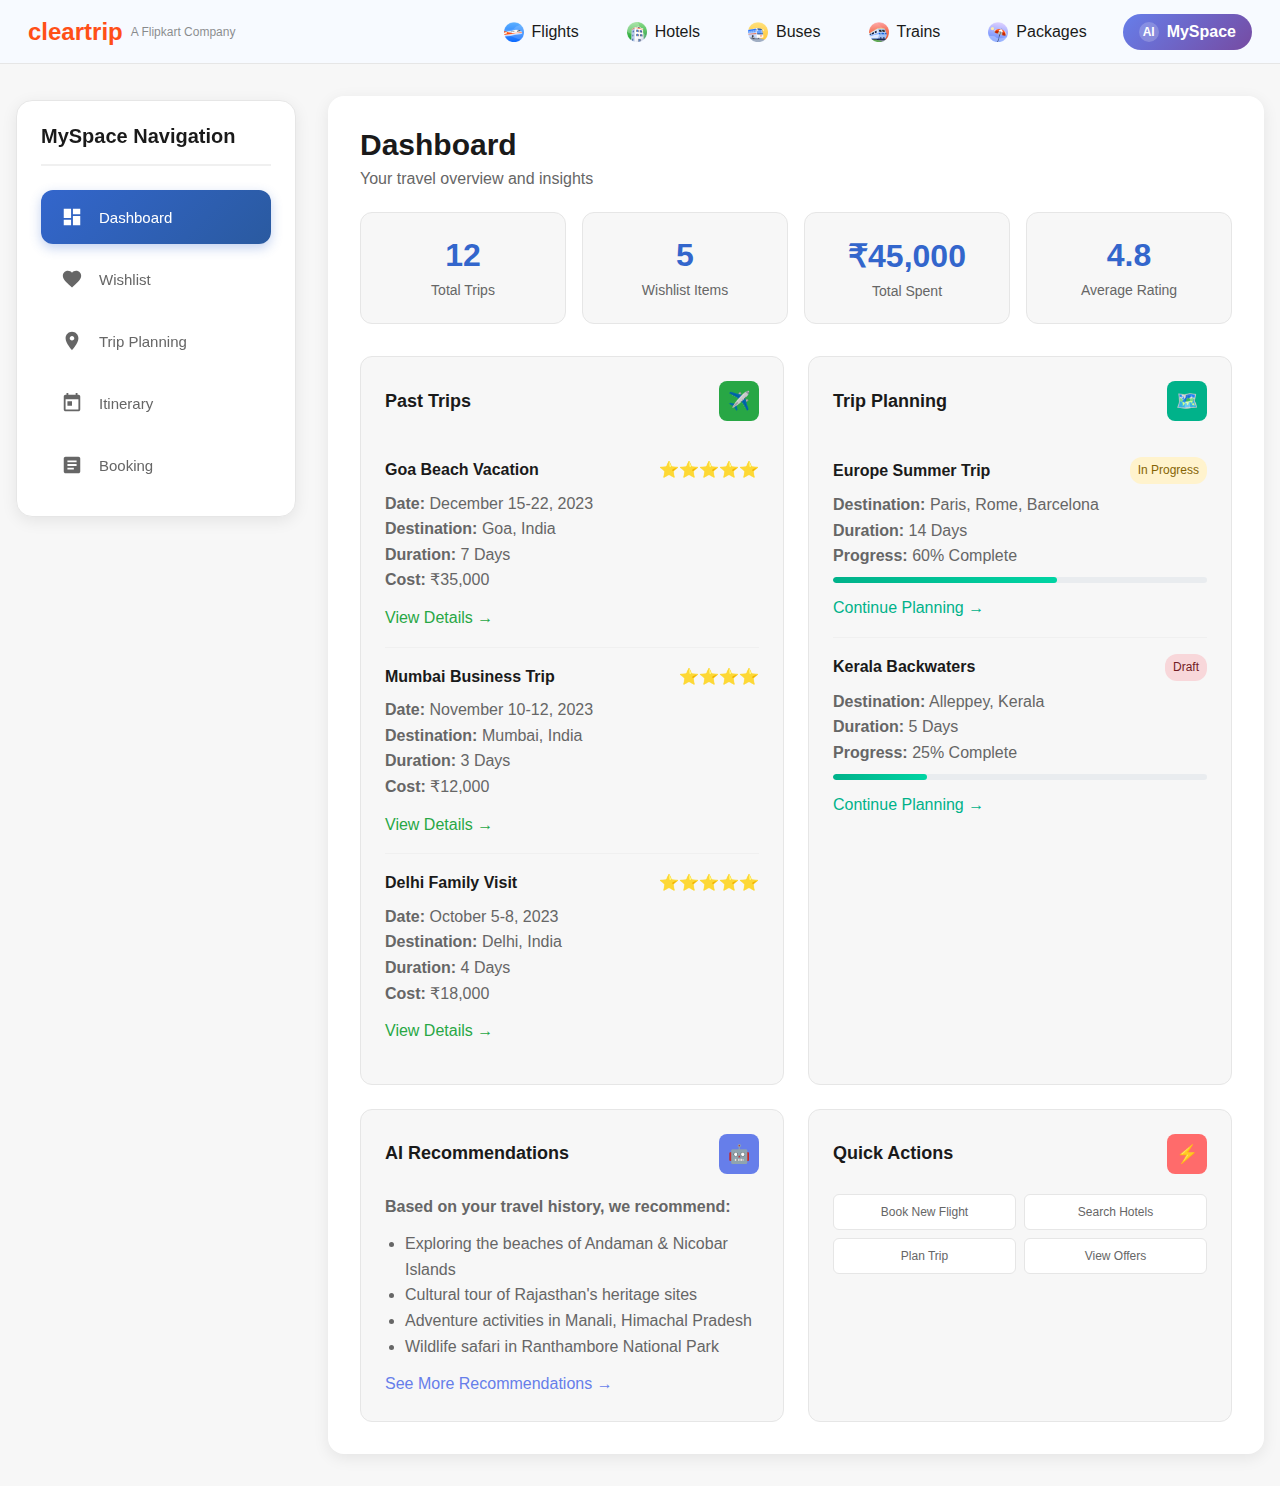
<file: cleartrip-clone/dashboard.html>
<!DOCTYPE html>
<html lang="en">
<head>
    <meta charset="UTF-8">
    <meta name="viewport" content="width=device-width, initial-scale=1.0">
    <title>MySpace Dashboard - Cleartrip</title>
    <meta name="description" content="MySpace Dashboard - Your travel overview and insights">
    <link rel="icon" sizes="72x72" href="images/cleartrip-72x72.png">
    <link rel="icon" sizes="96x96" href="images/cleartrip-96x96.png">
    <style>
        * {
            margin: 0;
            padding: 0;
            box-sizing: border-box;
        }

        body {
            font-family: 'Inter', -apple-system, BlinkMacSystemFont, 'Segoe UI', Roboto, sans-serif;
            background-color: #f7f7f7;
        }

        /* Header Styles */
        .header {
            background: #F7FAFF;
            border-bottom: 1px solid #E6E6E6;
            padding: 0 28px;
            height: 64px;
            display: flex;
            align-items: center;
            justify-content: space-between;
            position: sticky;
            top: 0;
            z-index: 1000;
        }

        .logo-section {
            display: flex;
            align-items: center;
            gap: 8px;
        }

        .logo {
            color: #FF4F17;
            font-size: 24px;
            font-weight: bold;
        }

        .flipkart-text {
            color: #1A1A1A;
            opacity: 0.5;
            font-size: 12px;
        }

        .nav-tabs {
            display: flex;
            align-items: center;
            gap: 24px;
        }

        .nav-tab {
            display: flex;
            align-items: center;
            gap: 8px;
            padding: 8px 12px;
            border-radius: 6px;
            cursor: pointer;
            transition: all 0.2s ease;
            color: #1A1A1A;
            text-decoration: none;
        }

        .nav-tab:hover {
            background-color: #eff5fc;
            color: #36c;
        }

        .nav-tab.active {
            background-color: #eff5fc;
            color: #36c;
        }

        .nav-tab img {
            width: 20px;
            height: 20px;
        }

        .nav-tab.myspace {
            background: linear-gradient(135deg, #667eea 0%, #764ba2 100%);
            color: white;
            padding: 8px 16px;
            border-radius: 20px;
            font-weight: 600;
        }

        .nav-tab.myspace:hover {
            background: linear-gradient(135deg, #5a6fd8 0%, #6a4190 100%);
        }

        .genai-icon {
            width: 20px;
            height: 20px;
            background: rgba(255, 255, 255, 0.2);
            border-radius: 50%;
            display: flex;
            align-items: center;
            justify-content: center;
            font-size: 12px;
            font-weight: bold;
        }

        /* Main Content */
        .main-content {
            max-width: 1400px;
            margin: 0 auto;
            padding: 32px 16px;
        }

        .content-wrapper {
            display: flex;
            gap: 32px;
            align-items: flex-start;
        }

        .dashboard-section {
            flex: 1;
            background: white;
            border-radius: 16px;
            padding: 32px;
            box-shadow: 0 4px 16px rgba(0, 0, 0, 0.08);
        }

        .dashboard-title {
            font-size: 30px;
            font-weight: 600;
            color: #1A1A1A;
            margin-bottom: 8px;
        }

        .dashboard-subtitle {
            color: #666;
            font-size: 16px;
            margin-bottom: 24px;
        }

        .stats-grid {
            display: grid;
            grid-template-columns: repeat(auto-fit, minmax(200px, 1fr));
            gap: 16px;
            margin-bottom: 32px;
        }

        .stat-item {
            text-align: center;
            padding: 24px;
            background: #f7f7f7;
            border-radius: 12px;
            border: 1px solid #E6E6E6;
        }

        .stat-number {
            font-size: 32px;
            font-weight: 700;
            color: #36c;
            margin-bottom: 8px;
        }

        .stat-label {
            font-size: 14px;
            color: #666;
        }

        .dashboard-grid {
            display: grid;
            grid-template-columns: repeat(auto-fit, minmax(350px, 1fr));
            gap: 24px;
        }

        .dashboard-card {
            background: #f7f7f7;
            border-radius: 12px;
            padding: 24px;
            border: 1px solid #E6E6E6;
            transition: transform 0.2s ease, box-shadow 0.2s ease;
        }

        .dashboard-card:hover {
            transform: translateY(-2px);
            box-shadow: 0 4px 16px rgba(0, 0, 0, 0.15);
        }

        .card-header {
            display: flex;
            justify-content: space-between;
            align-items: center;
            margin-bottom: 20px;
        }

        .card-title {
            font-size: 18px;
            font-weight: 600;
            color: #1A1A1A;
        }

        .card-icon {
            width: 40px;
            height: 40px;
            border-radius: 8px;
            display: flex;
            align-items: center;
            justify-content: center;
            color: white;
            font-size: 18px;
        }

        .card-content {
            color: #666;
            line-height: 1.6;
        }

        .booking-item, .planning-item, .past-trip-item {
            padding: 16px 0;
            border-bottom: 1px solid #f0f0f0;
        }

        .booking-item:last-child, .planning-item:last-child, .past-trip-item:last-child {
            border-bottom: none;
        }

        .booking-header, .planning-header, .past-trip-header {
            display: flex;
            justify-content: space-between;
            align-items: center;
            margin-bottom: 8px;
        }

        .booking-header h4, .planning-header h4, .past-trip-header h4 {
            font-size: 16px;
            font-weight: 600;
            color: #1A1A1A;
            margin: 0;
        }

        .booking-status, .planning-status {
            padding: 4px 8px;
            border-radius: 12px;
            font-size: 12px;
            font-weight: 500;
        }

        .booking-status.confirmed {
            background: #d4edda;
            color: #155724;
        }

        .booking-status.completed {
            background: #cce5ff;
            color: #004085;
        }

        .planning-status.in-progress {
            background: #fff3cd;
            color: #856404;
        }

        .planning-status.draft {
            background: #f8d7da;
            color: #721c24;
        }

        .progress-bar {
            width: 100%;
            height: 6px;
            background: #e9ecef;
            border-radius: 3px;
            margin: 8px 0;
            overflow: hidden;
        }

        .progress-fill {
            height: 100%;
            background: linear-gradient(90deg, #00b28a, #00d4a3);
            border-radius: 3px;
            transition: width 0.3s ease;
        }

        .quick-actions {
            display: grid;
            grid-template-columns: 1fr 1fr;
            gap: 8px;
        }

        .btn-secondary {
            background: white;
            color: #666;
            border: 1px solid #E6E6E6;
            padding: 10px 12px;
            border-radius: 6px;
            font-size: 12px;
            cursor: pointer;
            transition: all 0.2s ease;
        }

        .btn-secondary:hover {
            background: #f8f9fa;
            color: #1A1A1A;
        }

        .trip-rating {
            display: flex;
            align-items: center;
            gap: 4px;
            color: #ffc107;
        }

        /* Sidebar Navigation */
        .sidebar-nav {
            width: 280px;
            background: white;
            border-radius: 16px;
            padding: 24px;
            box-shadow: 0 4px 16px rgba(0, 0, 0, 0.08);
            border: 1px solid #E6E6E6;
            height: fit-content;
            position: sticky;
            top: 100px;
        }

        .sidebar-title {
            font-size: 20px;
            font-weight: 700;
            color: #1A1A1A;
            margin-bottom: 24px;
            padding-bottom: 16px;
            border-bottom: 2px solid #f0f0f0;
        }

        .sidebar-item {
            display: flex;
            align-items: center;
            gap: 16px;
            padding: 16px 20px;
            border-radius: 12px;
            color: #666;
            text-decoration: none;
            transition: all 0.3s ease;
            margin-bottom: 8px;
            font-weight: 500;
            font-size: 15px;
        }

        .sidebar-item:hover {
            background: #f8f9fa;
            color: #36c;
            transform: translateX(4px);
        }

        .sidebar-item.active {
            background: linear-gradient(135deg, #36c 0%, #2a5aa0 100%);
            color: white;
            box-shadow: 0 4px 12px rgba(54, 102, 204, 0.3);
        }

        .sidebar-item:last-child {
            margin-bottom: 0;
        }

        .sidebar-item svg {
            width: 22px;
            height: 22px;
            flex-shrink: 0;
        }

        /* Responsive Design */
        @media (max-width: 768px) {
            .nav-tabs {
                gap: 12px;
            }

            .nav-tab {
                padding: 6px 8px;
                font-size: 14px;
            }

            .content-wrapper {
                flex-direction: column;
            }

            .dashboard-grid {
                grid-template-columns: 1fr;
            }

            .stats-grid {
                grid-template-columns: repeat(2, 1fr);
            }
        }
    </style>
</head>
<body>
    <!-- Header -->
    <header class="header">
        <div class="logo-section">
            <div class="logo">cleartrip</div>
            <div class="flipkart-text">A Flipkart Company</div>
        </div>
        
        <nav class="nav-tabs">
            <a href="index-with-myspace.html" class="nav-tab">
                <img src="images/Navbar_Flights.png" alt="Flights">
                Flights
            </a>
            <a href="#" class="nav-tab">
                <img src="images/Navbar_Hotels.png" alt="Hotels">
                Hotels
            </a>
            <a href="#" class="nav-tab">
                <img src="images/Navbar_Buses.png" alt="Buses">
                Buses
            </a>
            <a href="#" class="nav-tab">
                <img src="images/Navbar_Trains.png" alt="Trains">
                Trains
            </a>
            <a href="#" class="nav-tab">
                <img src="images/Navbar_Packages.png" alt="Packages">
                Packages
            </a>
            <a href="dashboard.html" class="nav-tab myspace active">
                <div class="genai-icon">AI</div>
                MySpace
            </a>
        </nav>
    </header>

    <!-- Main Content -->
    <main class="main-content">
        <div class="content-wrapper">
            <!-- Sidebar Navigation -->
            <aside class="sidebar-nav">
                <h3 class="sidebar-title">MySpace Navigation</h3>
                <a href="dashboard.html" class="sidebar-item active">
                    <svg fill="currentColor" viewBox="0 0 24 24">
                        <path d="M3 13h8V3H3v10zm0 8h8v-6H3v6zm10 0h8V11h-8v10zm0-18v6h8V3h-8z"/>
                    </svg>
                    Dashboard
                </a>
                <a href="wishlist.html" class="sidebar-item">
                    <svg fill="currentColor" viewBox="0 0 24 24">
                        <path d="M12 21.35l-1.45-1.32C5.4 15.36 2 12.28 2 8.5 2 5.42 4.42 3 7.5 3c1.74 0 3.41.81 4.5 2.09C13.09 3.81 14.76 3 16.5 3 19.58 3 22 5.42 22 8.5c0 3.78-3.4 6.86-8.55 11.54L12 21.35z"/>
                    </svg>
                    Wishlist
                </a>
                <a href="trip-planning.html" class="sidebar-item">
                    <svg fill="currentColor" viewBox="0 0 24 24">
                        <path d="M12 2C8.13 2 5 5.13 5 9c0 5.25 7 13 7 13s7-7.75 7-13c0-3.87-3.13-7-7-7zm0 9.5c-1.38 0-2.5-1.12-2.5-2.5s1.12-2.5 2.5-2.5 2.5 1.12 2.5 2.5-1.12 2.5-2.5 2.5z"/>
                    </svg>
                    Trip Planning
                </a>
                <a href="#" class="sidebar-item">
                    <svg fill="currentColor" viewBox="0 0 24 24">
                        <path d="M19 3h-1V1h-2v2H8V1H6v2H5c-1.11 0-1.99.9-1.99 2L3 19c0 1.1.89 2 2 2h14c1.1 0 2-.9 2-2V5c0-1.1-.9-2-2-2zm0 16H5V8h14v11zM7 10h5v5H7z"/>
                    </svg>
                    Itinerary
                </a>
                <a href="#" class="sidebar-item">
                    <svg fill="currentColor" viewBox="0 0 24 24">
                        <path d="M19 3H5c-1.1 0-2 .9-2 2v14c0 1.1.9 2 2 2h14c1.1 0 2-.9 2-2V5c0-1.1-.9-2-2-2zm-5 14H7v-2h7v2zm3-4H7v-2h10v2zm0-4H7V7h10v2z"/>
                    </svg>
                    Booking
                </a>
            </aside>

            <!-- Dashboard Section -->
            <section class="dashboard-section">
                <h1 class="dashboard-title">Dashboard</h1>
                <p class="dashboard-subtitle">Your travel overview and insights</p>

                <!-- Stats Grid -->
                <div class="stats-grid">
                    <div class="stat-item">
                        <div class="stat-number">12</div>
                        <div class="stat-label">Total Trips</div>
                    </div>
                    <div class="stat-item">
                        <div class="stat-number">5</div>
                        <div class="stat-label">Wishlist Items</div>
                    </div>
                    <div class="stat-item">
                        <div class="stat-number">₹45,000</div>
                        <div class="stat-label">Total Spent</div>
                    </div>
                    <div class="stat-item">
                        <div class="stat-number">4.8</div>
                        <div class="stat-label">Average Rating</div>
                    </div>
                </div>

                <!-- Dashboard Cards -->
                <div class="dashboard-grid">
                    <div class="dashboard-card">
                        <div class="card-header">
                            <h3 class="card-title">Past Trips</h3>
                            <div class="card-icon" style="background: #28a745;">✈️</div>
                        </div>
                        <div class="card-content">
                            <div class="past-trip-item">
                                <div class="past-trip-header">
                                    <h4>Goa Beach Vacation</h4>
                                    <div class="trip-rating">
                                        ⭐⭐⭐⭐⭐
                                    </div>
                                </div>
                                <p><strong>Date:</strong> December 15-22, 2023</p>
                                <p><strong>Destination:</strong> Goa, India</p>
                                <p><strong>Duration:</strong> 7 Days</p>
                                <p><strong>Cost:</strong> ₹35,000</p>
                                <p style="margin-top: 12px; color: #28a745; font-weight: 500;">View Details →</p>
                            </div>
                            <div class="past-trip-item">
                                <div class="past-trip-header">
                                    <h4>Mumbai Business Trip</h4>
                                    <div class="trip-rating">
                                        ⭐⭐⭐⭐
                                    </div>
                                </div>
                                <p><strong>Date:</strong> November 10-12, 2023</p>
                                <p><strong>Destination:</strong> Mumbai, India</p>
                                <p><strong>Duration:</strong> 3 Days</p>
                                <p><strong>Cost:</strong> ₹12,000</p>
                                <p style="margin-top: 12px; color: #28a745; font-weight: 500;">View Details →</p>
                            </div>
                            <div class="past-trip-item">
                                <div class="past-trip-header">
                                    <h4>Delhi Family Visit</h4>
                                    <div class="trip-rating">
                                        ⭐⭐⭐⭐⭐
                                    </div>
                                </div>
                                <p><strong>Date:</strong> October 5-8, 2023</p>
                                <p><strong>Destination:</strong> Delhi, India</p>
                                <p><strong>Duration:</strong> 4 Days</p>
                                <p><strong>Cost:</strong> ₹18,000</p>
                                <p style="margin-top: 12px; color: #28a745; font-weight: 500;">View Details →</p>
                            </div>
                        </div>
                    </div>

                    <div class="dashboard-card">
                        <div class="card-header">
                            <h3 class="card-title">Trip Planning</h3>
                            <div class="card-icon" style="background: #00b28a;">🗺️</div>
                        </div>
                        <div class="card-content">
                            <div class="planning-item">
                                <div class="planning-header">
                                    <h4>Europe Summer Trip</h4>
                                    <span class="planning-status in-progress">In Progress</span>
                                </div>
                                <p><strong>Destination:</strong> Paris, Rome, Barcelona</p>
                                <p><strong>Duration:</strong> 14 Days</p>
                                <p><strong>Progress:</strong> 60% Complete</p>
                                <div class="progress-bar">
                                    <div class="progress-fill" style="width: 60%"></div>
                                </div>
                                <p style="margin-top: 12px; color: #00b28a; font-weight: 500;">Continue Planning →</p>
                            </div>
                            <div class="planning-item">
                                <div class="planning-header">
                                    <h4>Kerala Backwaters</h4>
                                    <span class="planning-status draft">Draft</span>
                                </div>
                                <p><strong>Destination:</strong> Alleppey, Kerala</p>
                                <p><strong>Duration:</strong> 5 Days</p>
                                <p><strong>Progress:</strong> 25% Complete</p>
                                <div class="progress-bar">
                                    <div class="progress-fill" style="width: 25%"></div>
                                </div>
                                <p style="margin-top: 12px; color: #00b28a; font-weight: 500;">Continue Planning →</p>
                            </div>
                        </div>
                    </div>

                    <div class="dashboard-card">
                        <div class="card-header">
                            <h3 class="card-title">AI Recommendations</h3>
                            <div class="card-icon" style="background: #667eea;">🤖</div>
                        </div>
                        <div class="card-content">
                            <p><strong>Based on your travel history, we recommend:</strong></p>
                            <ul style="margin: 12px 0; padding-left: 20px;">
                                <li>Exploring the beaches of Andaman & Nicobar Islands</li>
                                <li>Cultural tour of Rajasthan's heritage sites</li>
                                <li>Adventure activities in Manali, Himachal Pradesh</li>
                                <li>Wildlife safari in Ranthambore National Park</li>
                            </ul>
                            <p style="margin-top: 12px; color: #667eea; font-weight: 500;">See More Recommendations →</p>
                        </div>
                    </div>

                    <div class="dashboard-card">
                        <div class="card-header">
                            <h3 class="card-title">Quick Actions</h3>
                            <div class="card-icon" style="background: #ff6b6b;">⚡</div>
                        </div>
                        <div class="card-content">
                            <div class="quick-actions">
                                <button class="btn-secondary">Book New Flight</button>
                                <button class="btn-secondary">Search Hotels</button>
                                <button class="btn-secondary">Plan Trip</button>
                                <button class="btn-secondary">View Offers</button>
                            </div>
                        </div>
                    </div>
                </div>
            </section>
        </div>
    </main>

    <script>
        // Add click handlers for navigation
        document.querySelectorAll('.nav-tab').forEach(tab => {
            tab.addEventListener('click', function(e) {
                if (this.classList.contains('myspace')) {
                    // Already on MySpace page
                    return;
                }
                
                e.preventDefault();
                
                // Remove active class from all tabs
                document.querySelectorAll('.nav-tab').forEach(t => t.classList.remove('active'));
                
                // Add active class to clicked tab
                this.classList.add('active');
            });
        });

        // Add hover effects for dashboard cards
        document.querySelectorAll('.dashboard-card').forEach(card => {
            card.addEventListener('mouseenter', function() {
                this.style.transform = 'translateY(-2px)';
                this.style.boxShadow = '0 4px 16px rgba(0, 0, 0, 0.15)';
            });
            
            card.addEventListener('mouseleave', function() {
                this.style.transform = 'translateY(0)';
                this.style.boxShadow = '0 2px 8px rgba(0, 0, 0, 0.1)';
            });
        });
    </script>
</body>
</html>
</file>
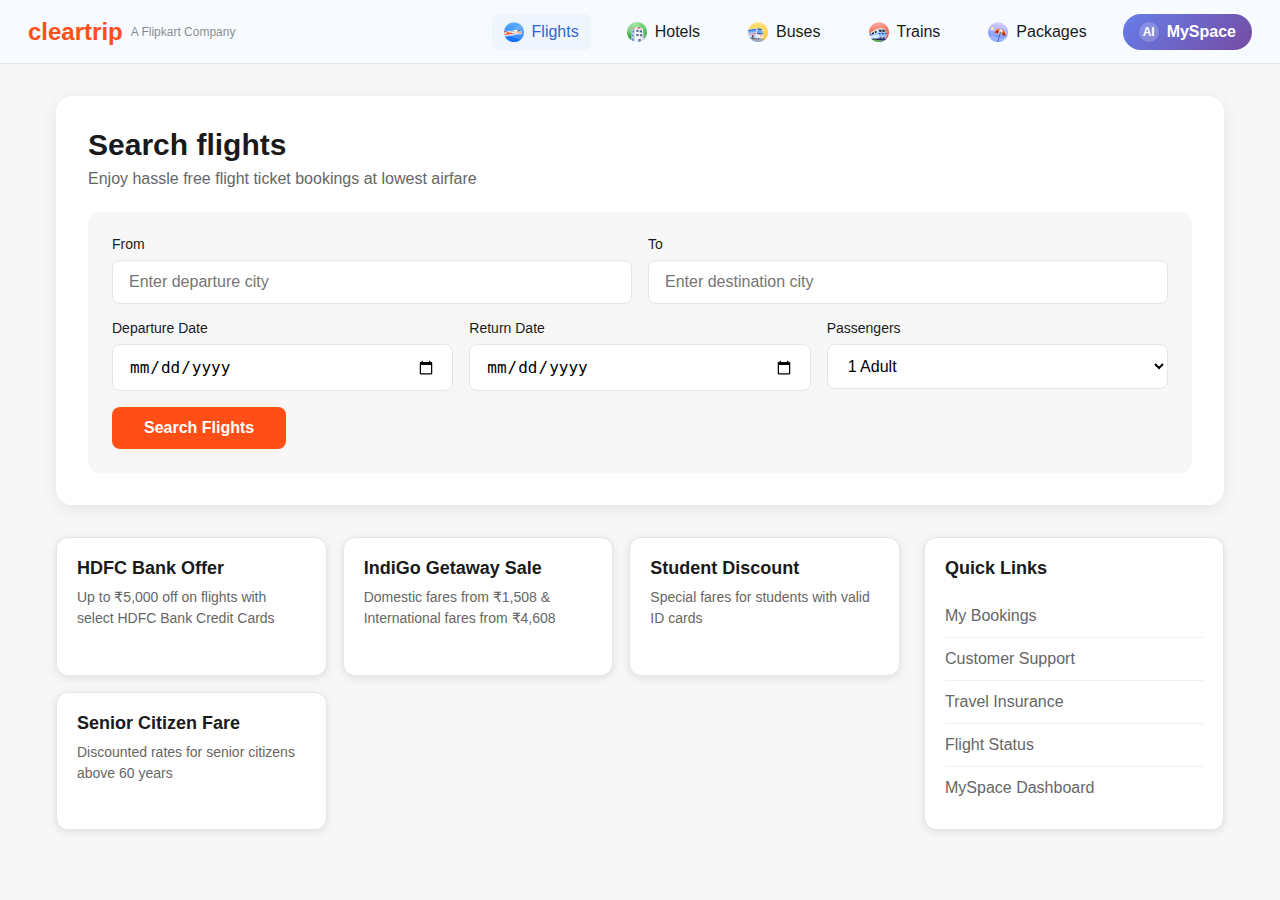
<file: cleartrip-clone/index-modified.html>
<!DOCTYPE html>
<html lang="en">
<head>
    <meta charset="UTF-8">
    <meta name="viewport" content="width=device-width, initial-scale=1.0">
    <title>Cleartrip: #1 Site for Booking Flights Tickets & Hotels Online - Get Best Travel Deals</title>
    <meta name="description" content="Flight Booking & Hotel Booking made easy✔️Get amazing deals on International & Domestic Flight Tickets & choose from 5 lac+ Hotels. Get last minute hot deals.">
    <link rel="canonical" href="https://www.cleartrip.com">
    <link rel="icon" sizes="72x72" href="images/cleartrip-72x72.png">
    <link rel="icon" sizes="96x96" href="images/cleartrip-96x96.png">
    
    <!-- Original CSS files -->
    <link rel="stylesheet" href="css/29a17b0372843c45.css">
    <link rel="stylesheet" href="css/5b2b1888b147c9c3.css">
    <link rel="stylesheet" href="css/ae5dea7cc86eaaeb.css">
    
    <!-- MySpace Tab Styles -->
    <style>
        .myspace-tab {
            display: flex;
            align-items: center;
            gap: 8px;
            padding: 8px 16px;
            background: linear-gradient(135deg, #667eea 0%, #764ba2 100%);
            color: white;
            text-decoration: none;
            border-radius: 20px;
            font-weight: 600;
            font-size: 14px;
            margin-left: 8px;
            transition: background 0.2s ease;
            cursor: pointer;
        }
        
        .myspace-tab:hover {
            background: linear-gradient(135deg, #5a6fd8 0%, #6a4190 100%);
            color: white;
            text-decoration: none;
        }
        
        .genai-icon {
            width: 20px;
            height: 20px;
            background: rgba(255, 255, 255, 0.2);
            border-radius: 50%;
            display: flex;
            align-items: center;
            justify-content: center;
            font-size: 12px;
            font-weight: bold;
        }
    </style>
</head>
<body>
    <!-- Load the original index.html content -->
    <script>
        // Load the original index.html content
        fetch('index.html')
            .then(response => response.text())
            .then(html => {
                // Create a temporary div to parse the HTML
                const tempDiv = document.createElement('div');
                tempDiv.innerHTML = html;
                
                // Find the navigation container
                const navContainer = tempDiv.querySelector('.gAtpCm');
                
                if (navContainer) {
                    // Create MySpace tab
                    const myspaceTab = document.createElement('div');
                    myspaceTab.className = 'sc-gmgFlS';
                    myspaceTab.innerHTML = `
                        <div display="flex" cursor="pointer" height="64px" class="sc-gmgFlS cCghMI" style="background: linear-gradient(135deg, #667eea 0%, #764ba2 100%); border-radius: 20px; padding: 8px 16px; margin-left: 8px;">
                            <div class="sc-gmgFlS jCHCQM">
                                <div class="sc-gmgFlS">
                                    <div style="width: 20px; height: 20px; background: rgba(255, 255, 255, 0.2); border-radius: 50%; display: flex; align-items: center; justify-content: center; font-size: 12px; font-weight: bold; color: white; margin-right: 8px;">AI</div>
                                    <p color="#FFFFFF" cursor="pointer" text-decoration="none" font-size="14px" font-style="none" font-weight="600" class="sc-kMkxaj hALOkO" style="color: white;">MySpace</p>
                                </div>
                            </div>
                        </div>
                    `;
                    
                    // Add click event
                    myspaceTab.addEventListener('click', function() {
                        window.location.href = 'myspace.html';
                    });
                    
                    // Add hover effect
                    myspaceTab.addEventListener('mouseenter', function() {
                        this.querySelector('.cCghMI').style.background = 'linear-gradient(135deg, #5a6fd8 0%, #6a4190 100%)';
                    });
                    
                    myspaceTab.addEventListener('mouseleave', function() {
                        this.querySelector('.cCghMI').style.background = 'linear-gradient(135deg, #667eea 0%, #764ba2 100%)';
                    });
                    
                    // Insert the MySpace tab
                    navContainer.appendChild(myspaceTab);
                }
                
                // Replace the body content
                document.body.innerHTML = tempDiv.body.innerHTML;
                
                // Re-execute any scripts
                const scripts = tempDiv.querySelectorAll('script');
                scripts.forEach(script => {
                    if (script.src) {
                        const newScript = document.createElement('script');
                        newScript.src = script.src;
                        document.head.appendChild(newScript);
                    } else {
                        const newScript = document.createElement('script');
                        newScript.textContent = script.textContent;
                        document.head.appendChild(newScript);
                    }
                });
            })
            .catch(error => {
                console.error('Error loading index.html:', error);
                // Fallback: redirect to the working version
                window.location.href = 'index-with-myspace.html';
            });
    </script>
    
    <!-- Fallback content -->
    <div style="text-align: center; padding: 50px; font-family: Arial, sans-serif;">
        <h1>Loading Cleartrip with MySpace...</h1>
        <p>If this page doesn't load properly, please use <a href="index-with-myspace.html">this link</a> instead.</p>
    </div>
</body>
</html>
</file>
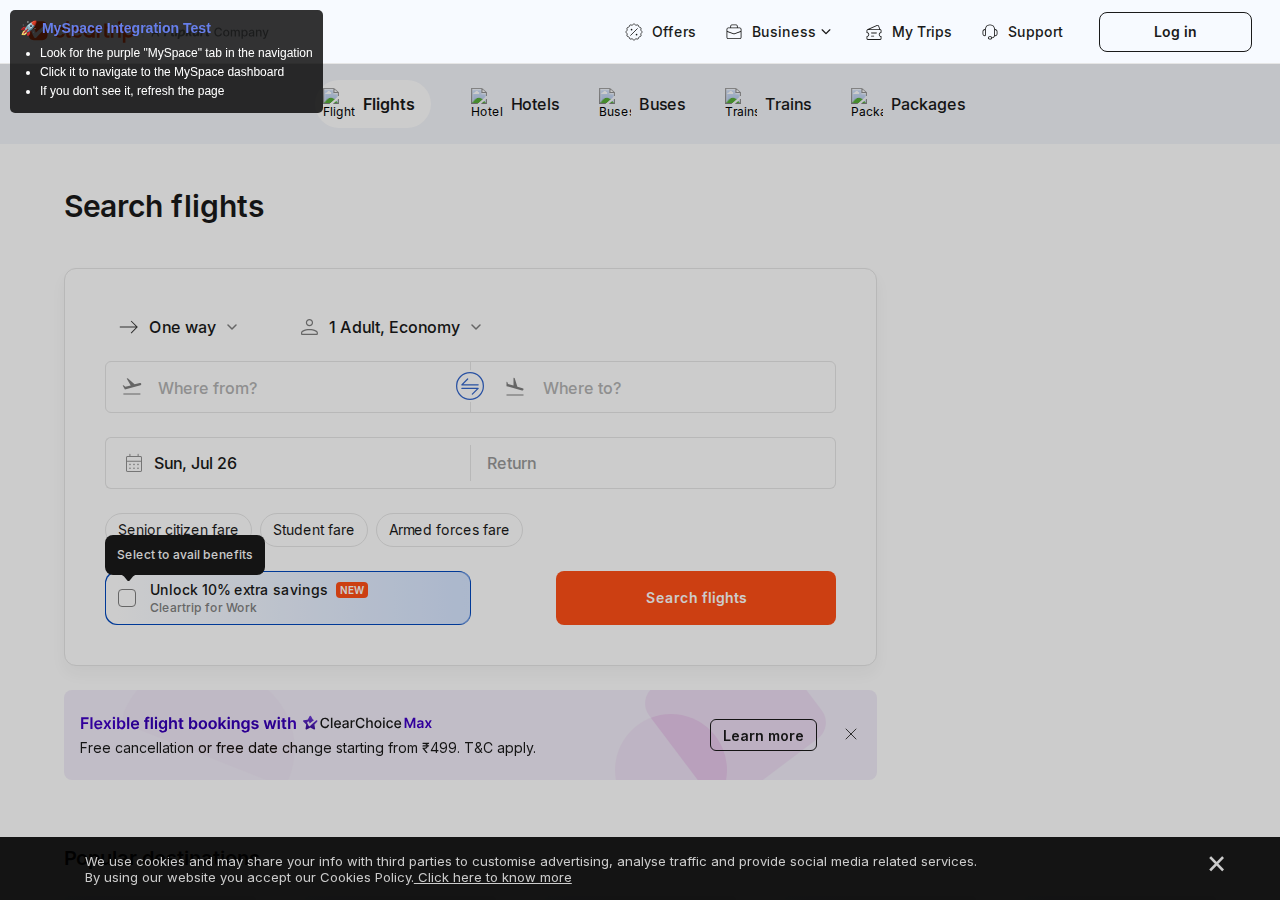
<file: cleartrip-clone/index-with-myspace-script.html>
<!DOCTYPE html>
<html lang="en">
<head>
    <meta charset="UTF-8">
    <meta name="viewport" content="width=device-width, initial-scale=1.0">
    <title>Cleartrip with MySpace - Test Page</title>
    <style>
        body {
            margin: 0;
            padding: 0;
            font-family: Arial, sans-serif;
        }
        
        .container {
            width: 100%;
            height: 100vh;
            position: relative;
        }
        
        iframe {
            width: 100%;
            height: 100%;
            border: none;
        }
        
        .instructions {
            position: fixed;
            top: 10px;
            left: 10px;
            background: rgba(0, 0, 0, 0.8);
            color: white;
            padding: 10px;
            border-radius: 5px;
            font-size: 12px;
            z-index: 1000;
            max-width: 300px;
        }
        
        .instructions h3 {
            margin: 0 0 10px 0;
            color: #667eea;
        }
        
        .instructions ul {
            margin: 0;
            padding-left: 20px;
        }
        
        .instructions li {
            margin-bottom: 5px;
        }
    </style>
</head>
<body>
    <div class="instructions">
        <h3>🚀 MySpace Integration Test</h3>
        <ul>
            <li>Look for the purple "MySpace" tab in the navigation</li>
            <li>Click it to navigate to the MySpace dashboard</li>
            <li>If you don't see it, refresh the page</li>
        </ul>
    </div>
    
    <div class="container">
        <iframe id="cleartripFrame" src="index.html"></iframe>
    </div>

    <script>
        // Wait for iframe to load
        document.getElementById('cleartripFrame').onload = function() {
            // Inject the MySpace script into the iframe
            const iframe = document.getElementById('cleartripFrame');
            const iframeDoc = iframe.contentDocument || iframe.contentWindow.document;
            
            // Create and inject the script
            const script = iframeDoc.createElement('script');
            script.src = 'myspace-link.js';
            iframeDoc.head.appendChild(script);
        };
    </script>
</body>
</html>
</file>
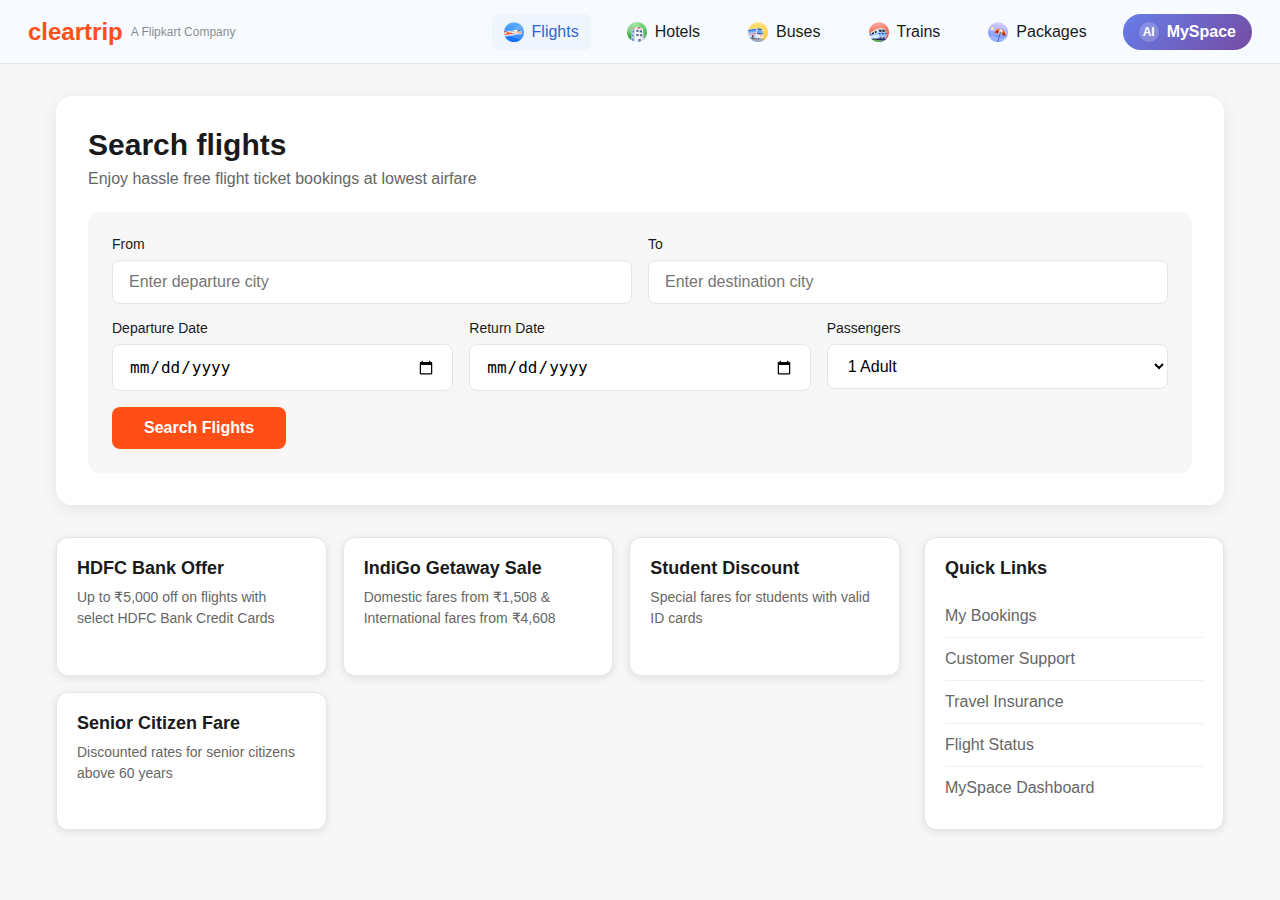
<file: cleartrip-clone/index-with-myspace.html>
<!DOCTYPE html>
<html lang="en">
<head>
    <meta charset="UTF-8">
    <meta name="viewport" content="width=device-width, initial-scale=1.0">
    <title>Cleartrip: #1 Site for Booking Flights Tickets & Hotels Online - Get Best Travel Deals</title>
    <meta name="description" content="Flight Booking & Hotel Booking made easy✔️Get amazing deals on International & Domestic Flight Tickets & choose from 5 lac+ Hotels. Get last minute hot deals.">
    <link rel="canonical" href="https://www.cleartrip.com">
    <link rel="icon" sizes="72x72" href="images/cleartrip-72x72.png">
    <link rel="icon" sizes="96x96" href="images/cleartrip-96x96.png">
    <style>
        * {
            margin: 0;
            padding: 0;
            box-sizing: border-box;
        }

        body {
            font-family: 'Inter', -apple-system, BlinkMacSystemFont, 'Segoe UI', Roboto, sans-serif;
            background-color: #f7f7f7;
        }

        /* Header Styles */
        .header {
            background: #F7FAFF;
            border-bottom: 1px solid #E6E6E6;
            padding: 0 28px;
            height: 64px;
            display: flex;
            align-items: center;
            justify-content: space-between;
            position: sticky;
            top: 0;
            z-index: 1000;
        }

        .logo-section {
            display: flex;
            align-items: center;
            gap: 8px;
        }

        .logo {
            color: #FF4F17;
            font-size: 24px;
            font-weight: bold;
        }

        .flipkart-text {
            color: #1A1A1A;
            opacity: 0.5;
            font-size: 12px;
        }

        .nav-tabs {
            display: flex;
            align-items: center;
            gap: 24px;
        }

        .nav-tab {
            display: flex;
            align-items: center;
            gap: 8px;
            padding: 8px 12px;
            border-radius: 6px;
            cursor: pointer;
            transition: all 0.2s ease;
            color: #1A1A1A;
            text-decoration: none;
        }

        .nav-tab:hover {
            background-color: #eff5fc;
            color: #36c;
        }

        .nav-tab.active {
            background-color: #eff5fc;
            color: #36c;
        }

        .nav-tab img {
            width: 20px;
            height: 20px;
        }

        .nav-tab.myspace {
            background: linear-gradient(135deg, #667eea 0%, #764ba2 100%);
            color: white;
            padding: 8px 16px;
            border-radius: 20px;
            font-weight: 600;
        }

        .nav-tab.myspace:hover {
            background: linear-gradient(135deg, #5a6fd8 0%, #6a4190 100%);
        }

        .genai-icon {
            width: 20px;
            height: 20px;
            background: rgba(255, 255, 255, 0.2);
            border-radius: 50%;
            display: flex;
            align-items: center;
            justify-content: center;
            font-size: 12px;
            font-weight: bold;
        }

        /* Main Content */
        .main-content {
            max-width: 1200px;
            margin: 0 auto;
            padding: 32px 16px;
        }

        .search-section {
            background: white;
            border-radius: 16px;
            padding: 32px;
            margin-bottom: 32px;
            box-shadow: 0 4px 16px rgba(0, 0, 0, 0.08);
        }

        .search-title {
            font-size: 30px;
            font-weight: 600;
            color: #1A1A1A;
            margin-bottom: 8px;
        }

        .search-subtitle {
            color: #666;
            font-size: 16px;
            margin-bottom: 24px;
        }

        .search-form {
            background: #f7f7f7;
            border-radius: 12px;
            padding: 24px;
        }

        .form-row {
            display: flex;
            gap: 16px;
            margin-bottom: 16px;
        }

        .form-group {
            flex: 1;
        }

        .form-label {
            display: block;
            font-size: 14px;
            font-weight: 500;
            color: #1A1A1A;
            margin-bottom: 8px;
        }

        .form-input {
            width: 100%;
            padding: 12px 16px;
            border: 1px solid #E6E6E6;
            border-radius: 8px;
            font-size: 16px;
            background: white;
        }

        .form-input:focus {
            outline: none;
            border-color: #36c;
            box-shadow: 0 0 0 2px rgba(54, 102, 204, 0.1);
        }

        .search-button {
            background: #FF4F17;
            color: white;
            border: none;
            padding: 12px 32px;
            border-radius: 8px;
            font-size: 16px;
            font-weight: 600;
            cursor: pointer;
            transition: background-color 0.2s ease;
        }

        .search-button:hover {
            background: #e64515;
        }

        .offers-section {
            display: grid;
            grid-template-columns: 1fr 300px;
            gap: 24px;
        }

        .offers-grid {
            display: grid;
            grid-template-columns: repeat(auto-fit, minmax(250px, 1fr));
            gap: 16px;
        }

        .offer-card {
            background: white;
            border-radius: 12px;
            padding: 20px;
            box-shadow: 0 2px 8px rgba(0, 0, 0, 0.1);
            border: 1px solid #E6E6E6;
        }

        .offer-title {
            font-size: 18px;
            font-weight: 600;
            color: #1A1A1A;
            margin-bottom: 8px;
        }

        .offer-description {
            color: #666;
            font-size: 14px;
            line-height: 1.5;
        }

        .sidebar {
            background: white;
            border-radius: 12px;
            padding: 20px;
            box-shadow: 0 2px 8px rgba(0, 0, 0, 0.1);
            border: 1px solid #E6E6E6;
            height: fit-content;
        }

        .sidebar-title {
            font-size: 18px;
            font-weight: 600;
            color: #1A1A1A;
            margin-bottom: 16px;
        }

        .sidebar-item {
            display: flex;
            align-items: center;
            gap: 12px;
            padding: 12px 0;
            border-bottom: 1px solid #f0f0f0;
            color: #666;
            text-decoration: none;
            transition: color 0.2s ease;
        }

        .sidebar-item:hover {
            color: #36c;
        }

        .sidebar-item:last-child {
            border-bottom: none;
        }

        /* Responsive Design */
        @media (max-width: 768px) {
            .nav-tabs {
                gap: 12px;
            }

            .nav-tab {
                padding: 6px 8px;
                font-size: 14px;
            }

            .offers-section {
                grid-template-columns: 1fr;
            }

            .form-row {
                flex-direction: column;
            }
        }
    </style>
</head>
<body>
    <!-- Header -->
    <header class="header">
        <div class="logo-section">
            <div class="logo">cleartrip</div>
            <div class="flipkart-text">A Flipkart Company</div>
        </div>
        
        <nav class="nav-tabs">
            <a href="#" class="nav-tab active">
                <img src="images/Navbar_Flights.png" alt="Flights">
                Flights
            </a>
            <a href="#" class="nav-tab">
                <img src="images/Navbar_Hotels.png" alt="Hotels">
                Hotels
            </a>
            <a href="#" class="nav-tab">
                <img src="images/Navbar_Buses.png" alt="Buses">
                Buses
            </a>
            <a href="#" class="nav-tab">
                <img src="images/Navbar_Trains.png" alt="Trains">
                Trains
            </a>
            <a href="#" class="nav-tab">
                <img src="images/Navbar_Packages.png" alt="Packages">
                Packages
            </a>
            <a href="dashboard.html" class="nav-tab myspace">
                <div class="genai-icon">AI</div>
                MySpace
            </a>
        </nav>
    </header>

    <!-- Main Content -->
    <main class="main-content">
        <!-- Search Section -->
        <section class="search-section">
            <h1 class="search-title">Search flights</h1>
            <p class="search-subtitle">Enjoy hassle free flight ticket bookings at lowest airfare</p>
            
            <div class="search-form">
                <div class="form-row">
                    <div class="form-group">
                        <label class="form-label">From</label>
                        <input type="text" class="form-input" placeholder="Enter departure city">
                    </div>
                    <div class="form-group">
                        <label class="form-label">To</label>
                        <input type="text" class="form-input" placeholder="Enter destination city">
                    </div>
                </div>
                
                <div class="form-row">
                    <div class="form-group">
                        <label class="form-label">Departure Date</label>
                        <input type="date" class="form-input">
                    </div>
                    <div class="form-group">
                        <label class="form-label">Return Date</label>
                        <input type="date" class="form-input">
                    </div>
                    <div class="form-group">
                        <label class="form-label">Passengers</label>
                        <select class="form-input">
                            <option>1 Adult</option>
                            <option>2 Adults</option>
                            <option>3 Adults</option>
                            <option>4 Adults</option>
                        </select>
                    </div>
                </div>
                
                <button class="search-button">Search Flights</button>
            </div>
        </section>

        <!-- Offers Section -->
        <section class="offers-section">
            <div class="offers-grid">
                <div class="offer-card">
                    <h3 class="offer-title">HDFC Bank Offer</h3>
                    <p class="offer-description">Up to ₹5,000 off on flights with select HDFC Bank Credit Cards</p>
                </div>
                
                <div class="offer-card">
                    <h3 class="offer-title">IndiGo Getaway Sale</h3>
                    <p class="offer-description">Domestic fares from ₹1,508 & International fares from ₹4,608</p>
                </div>
                
                <div class="offer-card">
                    <h3 class="offer-title">Student Discount</h3>
                    <p class="offer-description">Special fares for students with valid ID cards</p>
                </div>
                
                <div class="offer-card">
                    <h3 class="offer-title">Senior Citizen Fare</h3>
                    <p class="offer-description">Discounted rates for senior citizens above 60 years</p>
                </div>
            </div>
            
            <aside class="sidebar">
                <h3 class="sidebar-title">Quick Links</h3>
                <a href="#" class="sidebar-item">My Bookings</a>
                <a href="#" class="sidebar-item">Customer Support</a>
                <a href="#" class="sidebar-item">Travel Insurance</a>
                <a href="#" class="sidebar-item">Flight Status</a>
                <a href="dashboard.html" class="sidebar-item">MySpace Dashboard</a>
            </aside>
        </section>
    </main>

    <script>
        // Add click handlers for navigation
        document.querySelectorAll('.nav-tab').forEach(tab => {
            tab.addEventListener('click', function(e) {
                if (this.classList.contains('myspace')) {
                    // Navigate to MySpace Dashboard page
                    window.location.href = 'dashboard.html';
                    return;
                }
                
                e.preventDefault();
                
                // Remove active class from all tabs
                document.querySelectorAll('.nav-tab').forEach(t => t.classList.remove('active'));
                
                // Add active class to clicked tab
                this.classList.add('active');
            });
        });

        // Add hover effects for offer cards
        document.querySelectorAll('.offer-card').forEach(card => {
            card.addEventListener('mouseenter', function() {
                this.style.transform = 'translateY(-2px)';
                this.style.boxShadow = '0 4px 16px rgba(0, 0, 0, 0.15)';
            });
            
            card.addEventListener('mouseleave', function() {
                this.style.transform = 'translateY(0)';
                this.style.boxShadow = '0 2px 8px rgba(0, 0, 0, 0.1)';
            });
        });
    </script>
</body>
</html>
</file>
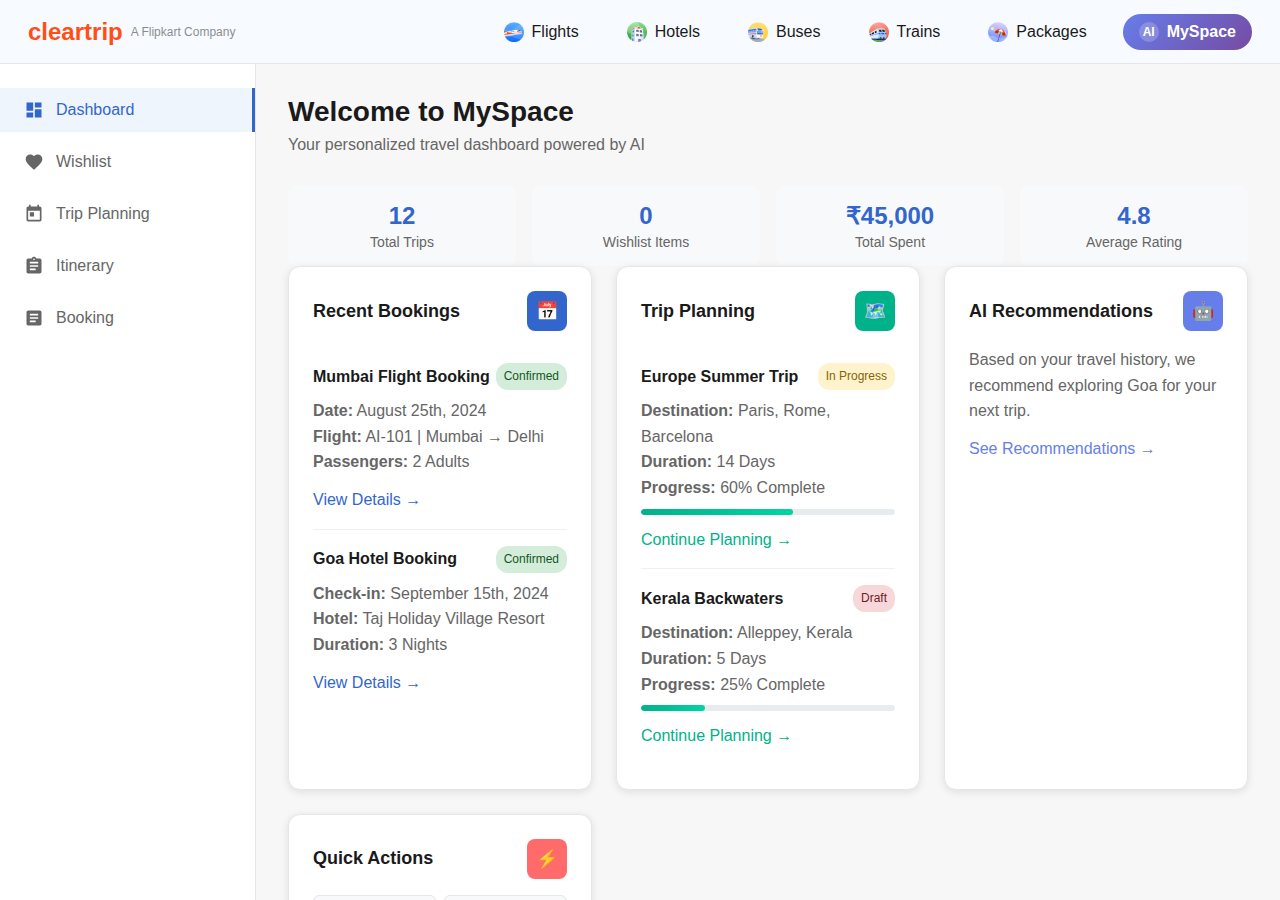
<file: cleartrip-clone/myspace.html>
<!DOCTYPE html>
<html lang="en">
<head>
    <meta charset="UTF-8">
    <meta name="viewport" content="width=device-width, initial-scale=1.0">
    <title>MySpace - Cleartrip</title>
    <style>
        * {
            margin: 0;
            padding: 0;
            box-sizing: border-box;
        }

        body {
            font-family: 'Inter', -apple-system, BlinkMacSystemFont, 'Segoe UI', Roboto, sans-serif;
            background-color: #f7f7f7;
        }

        /* Header Styles */
        .header {
            background: #F7FAFF;
            border-bottom: 1px solid #E6E6E6;
            padding: 0 28px;
            height: 64px;
            display: flex;
            align-items: center;
            justify-content: space-between;
            position: sticky;
            top: 0;
            z-index: 1000;
        }

        .logo-section {
            display: flex;
            align-items: center;
            gap: 8px;
        }

        .logo {
            color: #FF4F17;
            font-size: 24px;
            font-weight: bold;
        }

        .flipkart-text {
            color: #1A1A1A;
            opacity: 0.5;
            font-size: 12px;
        }

        .nav-tabs {
            display: flex;
            align-items: center;
            gap: 24px;
        }

        .nav-tab {
            display: flex;
            align-items: center;
            gap: 8px;
            padding: 8px 12px;
            border-radius: 6px;
            cursor: pointer;
            transition: all 0.2s ease;
            color: #1A1A1A;
            text-decoration: none;
        }

        .nav-tab:hover {
            background-color: #eff5fc;
            color: #36c;
        }

        .nav-tab.active {
            background-color: #eff5fc;
            color: #36c;
        }

        .nav-tab img {
            width: 20px;
            height: 20px;
        }

        .nav-tab.myspace {
            background: linear-gradient(135deg, #667eea 0%, #764ba2 100%);
            color: white;
            padding: 8px 16px;
            border-radius: 20px;
            font-weight: 600;
        }

        .nav-tab.myspace:hover {
            background: linear-gradient(135deg, #5a6fd8 0%, #6a4190 100%);
        }

        .genai-icon {
            width: 20px;
            height: 20px;
            background: rgba(255, 255, 255, 0.2);
            border-radius: 50%;
            display: flex;
            align-items: center;
            justify-content: center;
            font-size: 12px;
            font-weight: bold;
        }

        /* Main Layout */
        .main-container {
            display: flex;
            height: calc(100vh - 64px);
        }

        /* Left Sidebar */
        .sidebar {
            width: 20%;
            background: white;
            border-right: 1px solid #E6E6E6;
            padding: 24px 0;
            overflow-y: auto;
        }

        .sidebar-nav {
            display: flex;
            flex-direction: column;
            gap: 8px;
        }

        .sidebar-item {
            display: flex;
            align-items: center;
            gap: 12px;
            padding: 12px 24px;
            cursor: pointer;
            transition: all 0.2s ease;
            color: #666;
            text-decoration: none;
        }

        .sidebar-item:hover {
            background-color: #f8f9fa;
            color: #36c;
        }

        .sidebar-item.active {
            background-color: #eff5fc;
            color: #36c;
            border-right: 3px solid #36c;
        }

        .sidebar-item svg {
            width: 20px;
            height: 20px;
        }

        /* Main Dashboard */
        .dashboard {
            flex: 1;
            padding: 32px;
            overflow-y: auto;
        }

        .dashboard-header {
            margin-bottom: 32px;
        }

        .dashboard-title {
            font-size: 28px;
            font-weight: 600;
            color: #1A1A1A;
            margin-bottom: 8px;
        }

        .dashboard-subtitle {
            color: #666;
            font-size: 16px;
        }

        .dashboard-grid {
            display: grid;
            grid-template-columns: repeat(auto-fit, minmax(300px, 1fr));
            gap: 24px;
            margin-bottom: 32px;
        }

        .dashboard-card {
            background: white;
            border-radius: 12px;
            padding: 24px;
            box-shadow: 0 2px 8px rgba(0, 0, 0, 0.1);
            border: 1px solid #E6E6E6;
        }

        .card-header { 
            display: flex;
            align-items: center;
            justify-content: space-between;
            margin-bottom: 16px;
        }

        .card-title {
            font-size: 18px;
            font-weight: 600;
            color: #1A1A1A;
        }

        .card-icon {
            width: 40px;
            height: 40px;
            border-radius: 8px;
            display: flex;
            align-items: center;
            justify-content: center;
            color: white;
            font-size: 18px;
        }

        .card-content {
            color: #666;
            line-height: 1.6;
        }

        .stats-grid {
            display: grid;
            grid-template-columns: repeat(auto-fit, minmax(200px, 1fr));
            gap: 16px;
        }

        .stat-item {
            text-align: center;
            padding: 16px;
            background: #f8f9fa;
            border-radius: 8px;
        }

        .stat-number {
            font-size: 24px;
            font-weight: 700;
            color: #36c;
            margin-bottom: 4px;
        }

        .stat-label {
            font-size: 14px;
            color: #666;
        }

        /* Wishlist Specific Styles */
        .wishlist-section {
            display: none;
        }

        .wishlist-section.active {
            display: block;
        }

        .add-wishlist-form {
            background: white;
            border-radius: 12px;
            padding: 24px;
            margin-bottom: 24px;
            box-shadow: 0 2px 8px rgba(0, 0, 0, 0.1);
            border: 1px solid #E6E6E6;
        }

        .form-title {
            font-size: 20px;
            font-weight: 600;
            color: #1A1A1A;
            margin-bottom: 20px;
        }

        .form-grid {
            display: grid;
            grid-template-columns: repeat(auto-fit, minmax(250px, 1fr));
            gap: 16px;
            margin-bottom: 20px;
        }

        .form-group {
            display: flex;
            flex-direction: column;
        }

        .form-label {
            font-size: 14px;
            font-weight: 500;
            color: #1A1A1A;
            margin-bottom: 8px;
        }

        .form-input {
            padding: 12px 16px;
            border: 1px solid #E6E6E6;
            border-radius: 8px;
            font-size: 14px;
            background: white;
        }

        .form-input:focus {
            outline: none;
            border-color: #36c;
            box-shadow: 0 0 0 2px rgba(54, 102, 204, 0.1);
        }

        .form-row {
            display: flex;
            gap: 16px;
            align-items: end;
        }

        .form-row .form-group {
            flex: 1;
        }

        .btn-primary {
            background: #36c;
            color: white;
            border: none;
            padding: 12px 24px;
            border-radius: 8px;
            font-size: 14px;
            font-weight: 600;
            cursor: pointer;
            transition: background-color 0.2s ease;
        }

        .btn-primary:hover {
            background: #2a5aa0;
        }

        .wishlist-grid {
            display: grid;
            grid-template-columns: repeat(auto-fill, minmax(300px, 1fr));
            gap: 20px;
        }

        .wishlist-tile {
            background: white;
            border-radius: 12px;
            padding: 20px;
            box-shadow: 0 2px 8px rgba(0, 0, 0, 0.1);
            border: 1px solid #E6E6E6;
            transition: transform 0.2s ease, box-shadow 0.2s ease;
        }

        .wishlist-tile:hover {
            transform: translateY(-2px);
            box-shadow: 0 4px 16px rgba(0, 0, 0, 0.15);
        }

        .tile-header {
            display: flex;
            justify-content: space-between;
            align-items: flex-start;
            margin-bottom: 16px;
        }

        .tile-title {
            font-size: 18px;
            font-weight: 600;
            color: #1A1A1A;
            margin-bottom: 4px;
        }

        .tile-destination {
            font-size: 14px;
            color: #666;
        }

        .delete-btn {
            background: #ff6b6b;
            color: white;
            border: none;
            padding: 4px 8px;
            border-radius: 4px;
            font-size: 12px;
            cursor: pointer;
            transition: background-color 0.2s ease;
        }

        .delete-btn:hover {
            background: #ff5252;
        }

        .tile-details {
            display: grid;
            grid-template-columns: 1fr 1fr;
            gap: 12px;
            margin-bottom: 16px;
        }

        .detail-item {
            display: flex;
            flex-direction: column;
        }

        .detail-label {
            font-size: 12px;
            color: #999;
            margin-bottom: 4px;
        }

        .detail-value {
            font-size: 14px;
            color: #1A1A1A;
            font-weight: 500;
        }

        .tile-actions {
            display: flex;
            gap: 8px;
        }

        .btn-secondary {
            background: #f8f9fa;
            color: #666;
            border: 1px solid #E6E6E6;
            padding: 8px 16px;
            border-radius: 6px;
            font-size: 12px;
            cursor: pointer;
            transition: all 0.2s ease;
        }

        .btn-secondary:hover {
            background: #e9ecef;
            color: #1A1A1A;
        }

        .empty-wishlist {
            text-align: center;
            padding: 60px 20px;
            color: #666;
        }

        .empty-wishlist svg {
            width: 64px;
            height: 64px;
            margin-bottom: 16px;
            opacity: 0.5;
        }

        /* Dashboard Specific Styles */
        .booking-item, .planning-item {
            padding: 16px 0;
            border-bottom: 1px solid #f0f0f0;
        }

        .booking-item:last-child, .planning-item:last-child {
            border-bottom: none;
        }

        .booking-header, .planning-header {
            display: flex;
            justify-content: space-between;
            align-items: center;
            margin-bottom: 8px;
        }

        .booking-header h4, .planning-header h4 {
            font-size: 16px;
            font-weight: 600;
            color: #1A1A1A;
            margin: 0;
        }

        .booking-status, .planning-status {
            padding: 4px 8px;
            border-radius: 12px;
            font-size: 12px;
            font-weight: 500;
        }

        .booking-status.confirmed {
            background: #d4edda;
            color: #155724;
        }

        .planning-status.in-progress {
            background: #fff3cd;
            color: #856404;
        }

        .planning-status.draft {
            background: #f8d7da;
            color: #721c24;
        }

        .progress-bar {
            width: 100%;
            height: 6px;
            background: #e9ecef;
            border-radius: 3px;
            margin: 8px 0;
            overflow: hidden;
        }

        .progress-fill {
            height: 100%;
            background: linear-gradient(90deg, #00b28a, #00d4a3);
            border-radius: 3px;
            transition: width 0.3s ease;
        }

        .quick-actions {
            display: grid;
            grid-template-columns: 1fr 1fr;
            gap: 8px;
        }

        .quick-actions .btn-secondary {
            width: 100%;
            text-align: center;
            padding: 10px 12px;
            font-size: 12px;
        }

        /* Responsive Design */
        @media (max-width: 768px) {
            .sidebar {
                width: 100%;
                height: auto;
                border-right: none;
                border-bottom: 1px solid #E6E6E6;
            }

            .main-container {
                flex-direction: column;
            }

            .dashboard {
                padding: 16px;
            }

            .dashboard-grid {
                grid-template-columns: 1fr;
            }

            .form-grid {
                grid-template-columns: 1fr;
            }

            .form-row {
                flex-direction: column;
            }

            .wishlist-grid {
                grid-template-columns: 1fr;
            }
        }
    </style>
</head>
<body>
    <!-- Header -->
    <header class="header">
        <div class="logo-section">
            <div class="logo">cleartrip</div>
            <div class="flipkart-text">A Flipkart Company</div>
        </div>
        
        <nav class="nav-tabs">
            <a href="#" class="nav-tab">
                <img src="images/Navbar_Flights.png" alt="Flights">
                Flights
            </a>
            <a href="#" class="nav-tab">
                <img src="images/Navbar_Hotels.png" alt="Hotels">
                Hotels
            </a>
            <a href="#" class="nav-tab">
                <img src="images/Navbar_Buses.png" alt="Buses">
                Buses
            </a>
            <a href="#" class="nav-tab">
                <img src="images/Navbar_Trains.png" alt="Trains">
                Trains
            </a>
            <a href="#" class="nav-tab">
                <img src="images/Navbar_Packages.png" alt="Packages">
                Packages
            </a>
            <a href="myspace.html" class="nav-tab myspace active">
                <div class="genai-icon">AI</div>
                MySpace
            </a>
        </nav>
    </header>

    <!-- Main Container -->
    <div class="main-container">
        <!-- Left Sidebar -->
        <aside class="sidebar">
            <nav class="sidebar-nav">
                <a href="#dashboard" class="sidebar-item active" data-section="dashboard">
                    <svg fill="currentColor" viewBox="0 0 24 24">
                        <path d="M3 13h8V3H3v10zm0 8h8v-6H3v6zm10 0h8V11h-8v10zm0-18v6h8V3h-8z"/>
                    </svg>
                    Dashboard
                </a>
                <a href="#wishlist" class="sidebar-item" data-section="wishlist">
                    <svg fill="currentColor" viewBox="0 0 24 24">
                        <path d="M12 21.35l-1.45-1.32C5.4 15.36 2 12.28 2 8.5 2 5.42 4.42 3 7.5 3c1.74 0 3.41.81 4.5 2.09C13.09 3.81 14.76 3 16.5 3 19.58 3 22 5.42 22 8.5c0 3.78-3.4 6.86-8.55 11.54L12 21.35z"/>
                    </svg>
                    Wishlist
                </a>
                <a href="#trip-planning" class="sidebar-item" data-section="trip-planning">
                    <svg fill="currentColor" viewBox="0 0 24 24">
                        <path d="M19 3h-1V1h-2v2H8V1H6v2H5c-1.11 0-1.99.9-1.99 2L3 19c0 1.1.89 2 2 2h14c1.1 0 2-.9 2-2V5c0-1.1-.9-2-2-2zm0 16H5V8h14v11zM7 10h5v5H7z"/>
                    </svg>
                    Trip Planning
                </a>
                <a href="#itinerary" class="sidebar-item" data-section="itinerary">
                    <svg fill="currentColor" viewBox="0 0 24 24">
                        <path d="M19 3h-4.18C14.4 1.84 13.3 1 12 1c-1.3 0-2.4.84-2.82 2H5c-1.1 0-2 .9-2 2v14c0 1.1.9 2 2 2h14c1.1 0 2-.9 2-2V5c0-1.1-.9-2-2-2zm-7 0c.55 0 1 .45 1 1s-.45 1-1 1-1-.45-1-1 .45-1 1-1zm2 14H7v-2h7v2zm3-4H7v-2h10v2zm0-4H7V7h10v2z"/>
                    </svg>
                    Itinerary
                </a>
                <a href="#booking" class="sidebar-item" data-section="booking">
                    <svg fill="currentColor" viewBox="0 0 24 24">
                        <path d="M19 3H5c-1.1 0-2 .9-2 2v14c0 1.1.9 2 2 2h14c1.1 0 2-.9 2-2V5c0-1.1-.9-2-2-2zm-5 14H7v-2h7v2zm3-4H7v-2h10v2zm0-4H7V7h10v2z"/>
                    </svg>
                    Booking
                </a>
            </nav>
        </aside>

        <!-- Main Dashboard -->
        <main class="dashboard">
            <!-- Dashboard Section -->
            <div id="dashboard-section" class="dashboard-section active">
                <div class="dashboard-header">
                    <h1 class="dashboard-title">Welcome to MySpace</h1>
                    <p class="dashboard-subtitle">Your personalized travel dashboard powered by AI</p>
                </div>

                <!-- Stats Grid -->
                <div class="stats-grid">
                    <div class="stat-item">
                        <div class="stat-number">12</div>
                        <div class="stat-label">Total Trips</div>
                    </div>
                    <div class="stat-item">
                        <div class="stat-number" id="wishlist-count">0</div>
                        <div class="stat-label">Wishlist Items</div>
                    </div>
                    <div class="stat-item">
                        <div class="stat-number">₹45,000</div>
                        <div class="stat-label">Total Spent</div>
                    </div>
                    <div class="stat-item">
                        <div class="stat-number">4.8</div>
                        <div class="stat-label">Average Rating</div>
                    </div>
                </div>

                <!-- Dashboard Cards -->
                <div class="dashboard-grid">
                    <div class="dashboard-card">
                        <div class="card-header">
                            <h3 class="card-title">Recent Bookings</h3>
                            <div class="card-icon" style="background: #36c;">📅</div>
                        </div>
                        <div class="card-content">
                            <div class="booking-item">
                                <div class="booking-header">
                                    <h4>Mumbai Flight Booking</h4>
                                    <span class="booking-status confirmed">Confirmed</span>
                                </div>
                                <p><strong>Date:</strong> August 25th, 2024</p>
                                <p><strong>Flight:</strong> AI-101 | Mumbai → Delhi</p>
                                <p><strong>Passengers:</strong> 2 Adults</p>
                                <p style="margin-top: 12px; color: #36c; font-weight: 500;">View Details →</p>
                            </div>
                            <div class="booking-item">
                                <div class="booking-header">
                                    <h4>Goa Hotel Booking</h4>
                                    <span class="booking-status confirmed">Confirmed</span>
                                </div>
                                <p><strong>Check-in:</strong> September 15th, 2024</p>
                                <p><strong>Hotel:</strong> Taj Holiday Village Resort</p>
                                <p><strong>Duration:</strong> 3 Nights</p>
                                <p style="margin-top: 12px; color: #36c; font-weight: 500;">View Details →</p>
                            </div>
                        </div>
                    </div>

                    <div class="dashboard-card">
                        <div class="card-header">
                            <h3 class="card-title">Trip Planning</h3>
                            <div class="card-icon" style="background: #00b28a;">🗺️</div>
                        </div>
                        <div class="card-content">
                            <div class="planning-item">
                                <div class="planning-header">
                                    <h4>Europe Summer Trip</h4>
                                    <span class="planning-status in-progress">In Progress</span>
                                </div>
                                <p><strong>Destination:</strong> Paris, Rome, Barcelona</p>
                                <p><strong>Duration:</strong> 14 Days</p>
                                <p><strong>Progress:</strong> 60% Complete</p>
                                <div class="progress-bar">
                                    <div class="progress-fill" style="width: 60%"></div>
                                </div>
                                <p style="margin-top: 12px; color: #00b28a; font-weight: 500;">Continue Planning →</p>
                            </div>
                            <div class="planning-item">
                                <div class="planning-header">
                                    <h4>Kerala Backwaters</h4>
                                    <span class="planning-status draft">Draft</span>
                                </div>
                                <p><strong>Destination:</strong> Alleppey, Kerala</p>
                                <p><strong>Duration:</strong> 5 Days</p>
                                <p><strong>Progress:</strong> 25% Complete</p>
                                <div class="progress-bar">
                                    <div class="progress-fill" style="width: 25%"></div>
                                </div>
                                <p style="margin-top: 12px; color: #00b28a; font-weight: 500;">Continue Planning →</p>
                            </div>
                        </div>
                    </div>

                    <div class="dashboard-card">
                        <div class="card-header">
                            <h3 class="card-title">AI Recommendations</h3>
                            <div class="card-icon" style="background: #667eea;">🤖</div>
                        </div>
                        <div class="card-content">
                            <p>Based on your travel history, we recommend exploring Goa for your next trip.</p>
                            <p style="margin-top: 12px; color: #667eea; font-weight: 500;">See Recommendations →</p>
                        </div>
                    </div>

                    <div class="dashboard-card">
                        <div class="card-header">
                            <h3 class="card-title">Quick Actions</h3>
                            <div class="card-icon" style="background: #ff6b6b;">⚡</div>
                        </div>
                        <div class="card-content">
                            <div class="quick-actions">
                                <button class="btn-secondary">Book New Flight</button>
                                <button class="btn-secondary">Search Hotels</button>
                                <button class="btn-secondary">Plan Trip</button>
                                <button class="btn-secondary">View Offers</button>
                            </div>
                        </div>
                    </div>
                </div>
            </div>

            <!-- Wishlist Section -->
            <div id="wishlist-section" class="wishlist-section">
                <div class="dashboard-header">
                    <h1 class="dashboard-title">My Wishlist</h1>
                    <p class="dashboard-subtitle">Save your dream destinations and travel plans</p>
                </div>

                <!-- Add Wishlist Form -->
                <div class="add-wishlist-form">
                    <h3 class="form-title">Add New Wishlist Item</h3>
                    <form id="wishlist-form">
                        <div class="form-grid">
                            <div class="form-group">
                                <label class="form-label">Trip Name *</label>
                                <input type="text" class="form-input" id="trip-name" placeholder="e.g., Summer Beach Vacation" required>
                            </div>
                            <div class="form-group">
                                <label class="form-label">Destination *</label>
                                <input type="text" class="form-input" id="destination" placeholder="e.g., Bali, Indonesia" required>
                            </div>
                        </div>
                        
                        <div class="form-grid">
                            <div class="form-group">
                                <label class="form-label">Preferred Start Date</label>
                                <input type="date" class="form-input" id="start-date">
                            </div>
                            <div class="form-group">
                                <label class="form-label">Preferred End Date</label>
                                <input type="date" class="form-input" id="end-date">
                            </div>
                            <div class="form-group">
                                <label class="form-label">Duration (Days)</label>
                                <input type="number" class="form-input" id="duration" placeholder="7" min="1" max="365">
                            </div>
                        </div>

                        <div class="form-grid">
                            <div class="form-group">
                                <label class="form-label">Number of Adults</label>
                                <input type="number" class="form-input" id="adults" placeholder="2" min="1" max="10">
                            </div>
                            <div class="form-group">
                                <label class="form-label">Number of Kids</label>
                                <input type="number" class="form-input" id="kids" placeholder="0" min="0" max="10">
                            </div>
                            <div class="form-group">
                                <label class="form-label">Budget Range</label>
                                <select class="form-input" id="budget">
                                    <option value="">Select Budget</option>
                                    <option value="Under ₹50,000">Under ₹50,000</option>
                                    <option value="₹50,000 - ₹1,00,000">₹50,000 - ₹1,00,000</option>
                                    <option value="₹1,00,000 - ₹2,00,000">₹1,00,000 - ₹2,00,000</option>
                                    <option value="₹2,00,000 - ₹5,00,000">₹2,00,000 - ₹5,00,000</option>
                                    <option value="Above ₹5,00,000">Above ₹5,00,000</option>
                                </select>
                            </div>
                        </div>

                        <div class="form-group">
                            <label class="form-label">Additional Notes</label>
                            <textarea class="form-input" id="notes" rows="3" placeholder="Any special requirements, preferred activities, or other details..."></textarea>
                        </div>

                        <button type="submit" class="btn-primary">Add to Wishlist</button>
                    </form>
                </div>

                <!-- Wishlist Items -->
                <div id="wishlist-items">
                    <!-- Wishlist tiles will be dynamically added here -->
                </div>
            </div>

            <!-- Other sections can be added here -->
            <div id="trip-planning-section" class="wishlist-section">
                <div class="dashboard-header">
                    <h1 class="dashboard-title">Trip Planning</h1>
                    <p class="dashboard-subtitle">Plan your next adventure</p>
                </div>
                <div class="dashboard-card">
                    <div class="card-content">
                        <p>Trip planning functionality coming soon...</p>
                    </div>
                </div>
            </div>

            <div id="itinerary-section" class="wishlist-section">
                <div class="dashboard-header">
                    <h1 class="dashboard-title">Itinerary</h1>
                    <p class="dashboard-subtitle">Your travel schedules</p>
                </div>
                <div class="dashboard-card">
                    <div class="card-content">
                        <p>Itinerary functionality coming soon...</p>
                    </div>
                </div>
            </div>

            <div id="booking-section" class="wishlist-section">
                <div class="dashboard-header">
                    <h1 class="dashboard-title">Booking</h1>
                    <p class="dashboard-subtitle">Your booking history</p>
                </div>
                <div class="dashboard-card">
                    <div class="card-content">
                        <p>Booking history functionality coming soon...</p>
                    </div>
                </div>
            </div>
        </main>
    </div>

    <script>
        // Wishlist functionality
        let wishlistItems = JSON.parse(localStorage.getItem('wishlistItems')) || [];

        // Update wishlist count
        function updateWishlistCount() {
            const count = wishlistItems.length;
            document.getElementById('wishlist-count').textContent = count;
        }

        // Render wishlist items
        function renderWishlistItems() {
            const container = document.getElementById('wishlist-items');
            
            if (wishlistItems.length === 0) {
                container.innerHTML = `
                    <div class="empty-wishlist">
                        <svg fill="currentColor" viewBox="0 0 24 24">
                            <path d="M12 21.35l-1.45-1.32C5.4 15.36 2 12.28 2 8.5 2 5.42 4.42 3 7.5 3c1.74 0 3.41.81 4.5 2.09C13.09 3.81 14.76 3 16.5 3 19.58 3 22 5.42 22 8.5c0 3.78-3.4 6.86-8.55 11.54L12 21.35z"/>
                        </svg>
                        <h3>Your wishlist is empty</h3>
                        <p>Start adding your dream destinations to your wishlist!</p>
                    </div>
                `;
                return;
            }

            container.innerHTML = `
                <div class="wishlist-grid">
                    ${wishlistItems.map((item, index) => `
                        <div class="wishlist-tile">
                            <div class="tile-header">
                                <div>
                                    <div class="tile-title">${item.tripName}</div>
                                    <div class="tile-destination">${item.destination}</div>
                                </div>
                                <button class="delete-btn" onclick="deleteWishlistItem(${index})">Delete</button>
                            </div>
                            <div class="tile-details">
                                <div class="detail-item">
                                    <div class="detail-label">Duration</div>
                                    <div class="detail-value">${item.duration || 'Not specified'} days</div>
                                </div>
                                <div class="detail-item">
                                    <div class="detail-label">Travelers</div>
                                    <div class="detail-value">${item.adults || 0} adults, ${item.kids || 0} kids</div>
                                </div>
                                <div class="detail-item">
                                    <div class="detail-label">Budget</div>
                                    <div class="detail-value">${item.budget || 'Not specified'}</div>
                                </div>
                                <div class="detail-item">
                                    <div class="detail-label">Dates</div>
                                    <div class="detail-value">${item.startDate ? `${item.startDate} to ${item.endDate || 'TBD'}` : 'Flexible'}</div>
                                </div>
                            </div>
                            ${item.notes ? `
                                <div class="detail-item" style="grid-column: 1 / -1;">
                                    <div class="detail-label">Notes</div>
                                    <div class="detail-value">${item.notes}</div>
                                </div>
                            ` : ''}
                            <div class="tile-actions">
                                <button class="btn-secondary">View Prices</button>
                                <button class="btn-secondary">Plan Trip</button>
                                <button class="btn-secondary">Share</button>
                            </div>
                        </div>
                    `).join('')}
                </div>
            `;
        }

        // Add new wishlist item
        function addWishlistItem(item) {
            wishlistItems.push(item);
            localStorage.setItem('wishlistItems', JSON.stringify(wishlistItems));
            updateWishlistCount();
            renderWishlistItems();
        }

        // Delete wishlist item
        function deleteWishlistItem(index) {
            if (confirm('Are you sure you want to delete this wishlist item?')) {
                wishlistItems.splice(index, 1);
                localStorage.setItem('wishlistItems', JSON.stringify(wishlistItems));
                updateWishlistCount();
                renderWishlistItems();
            }
        }

        // Handle form submission
        document.getElementById('wishlist-form').addEventListener('submit', function(e) {
            e.preventDefault();
            
            const formData = new FormData(e.target);
            const item = {
                tripName: document.getElementById('trip-name').value,
                destination: document.getElementById('destination').value,
                startDate: document.getElementById('start-date').value,
                endDate: document.getElementById('end-date').value,
                duration: document.getElementById('duration').value,
                adults: document.getElementById('adults').value,
                kids: document.getElementById('kids').value,
                budget: document.getElementById('budget').value,
                notes: document.getElementById('notes').value,
                createdAt: new Date().toISOString()
            };

            addWishlistItem(item);
            e.target.reset();
            
            // Show success message
            alert('Wishlist item added successfully!');
        });

        // Sidebar navigation
        document.querySelectorAll('.sidebar-item').forEach(item => {
            item.addEventListener('click', function(e) {
                e.preventDefault();
                
                // Remove active class from all items
                document.querySelectorAll('.sidebar-item').forEach(i => i.classList.remove('active'));
                
                // Add active class to clicked item
                this.classList.add('active');
                
                // Hide all sections
                document.querySelectorAll('.wishlist-section, .dashboard-section').forEach(section => {
                    section.classList.remove('active');
                });
                
                // Show selected section
                const sectionId = this.getAttribute('data-section') + '-section';
                const selectedSection = document.getElementById(sectionId);
                if (selectedSection) {
                    selectedSection.classList.add('active');
                }
            });
        });

        // Add hover effects for dashboard cards
        document.querySelectorAll('.dashboard-card').forEach(card => {
            card.addEventListener('mouseenter', function() {
                this.style.transform = 'translateY(-2px)';
                this.style.boxShadow = '0 4px 16px rgba(0, 0, 0, 0.15)';
            });
            
            card.addEventListener('mouseleave', function() {
                this.style.transform = 'translateY(0)';
                this.style.boxShadow = '0 2px 8px rgba(0, 0, 0, 0.1)';
            });
        });

        // Initialize
        updateWishlistCount();
        renderWishlistItems();
    </script>
</body>
</html>
</file>
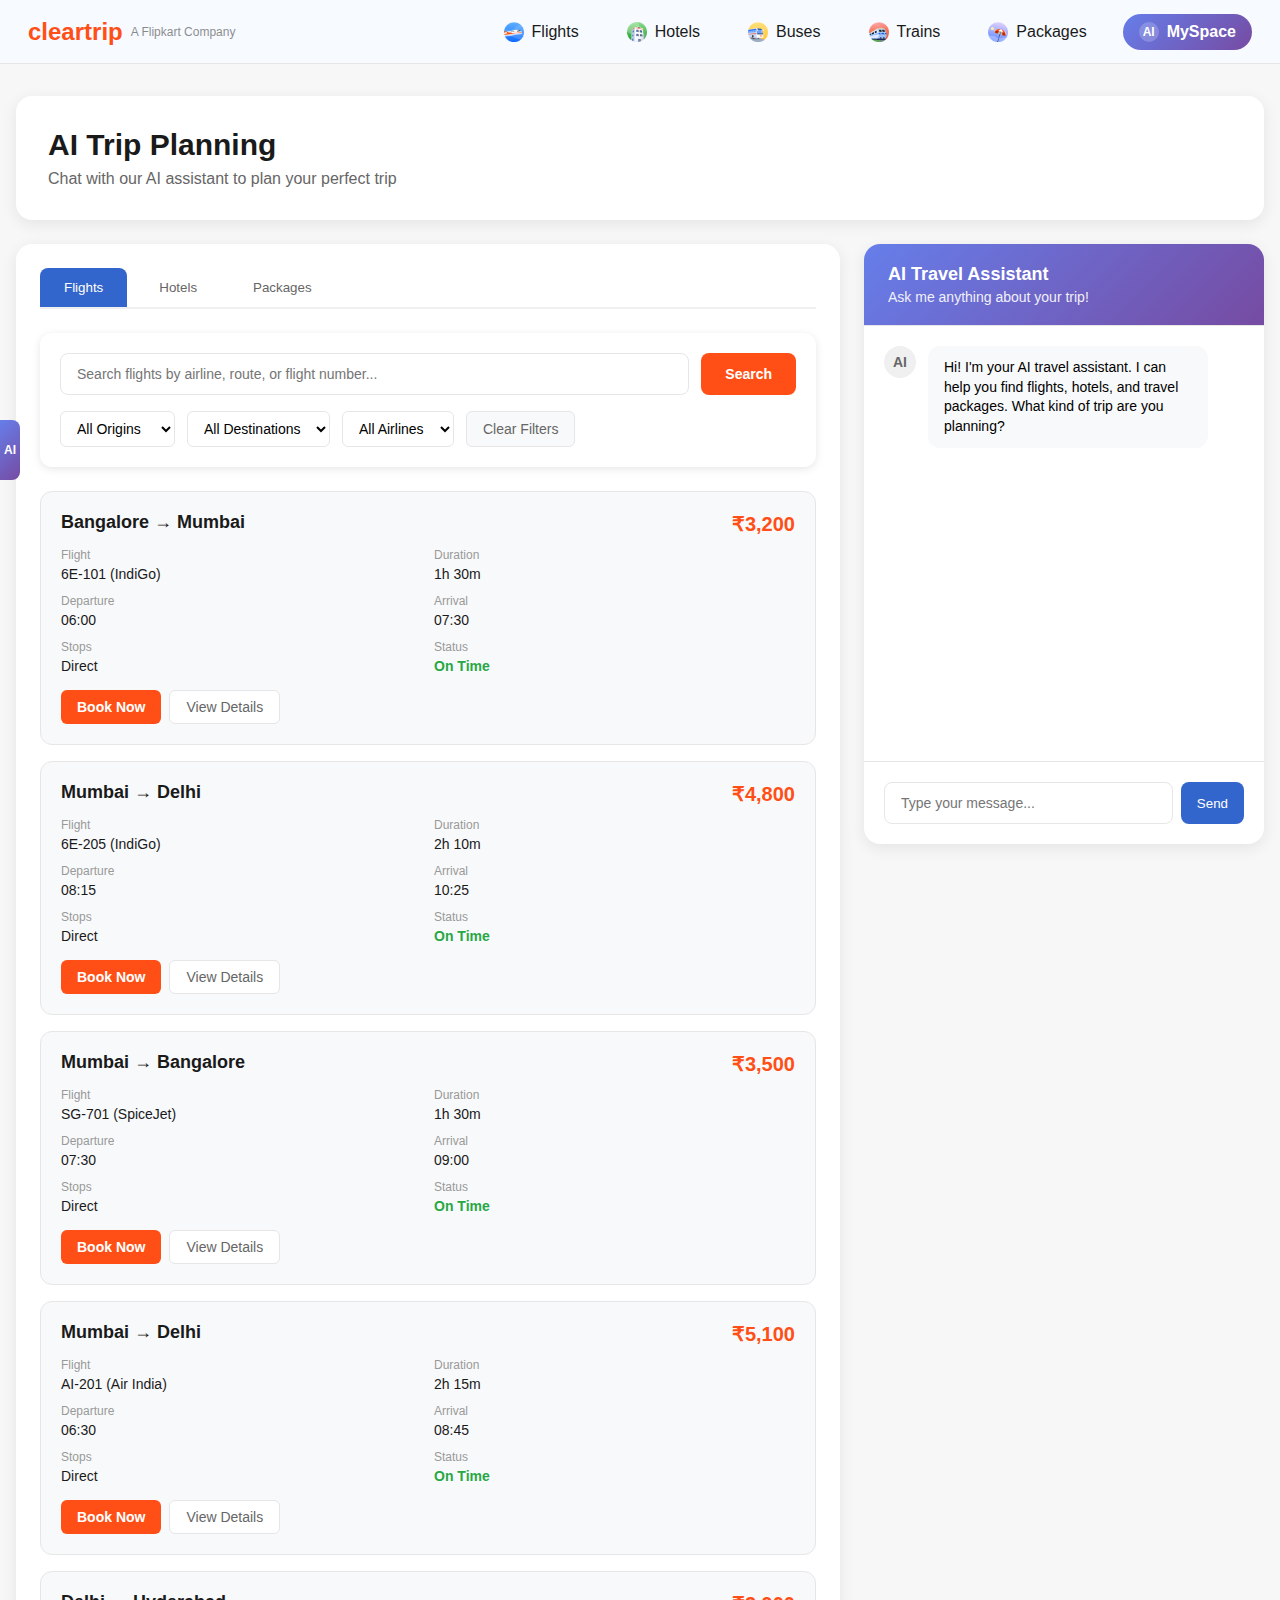
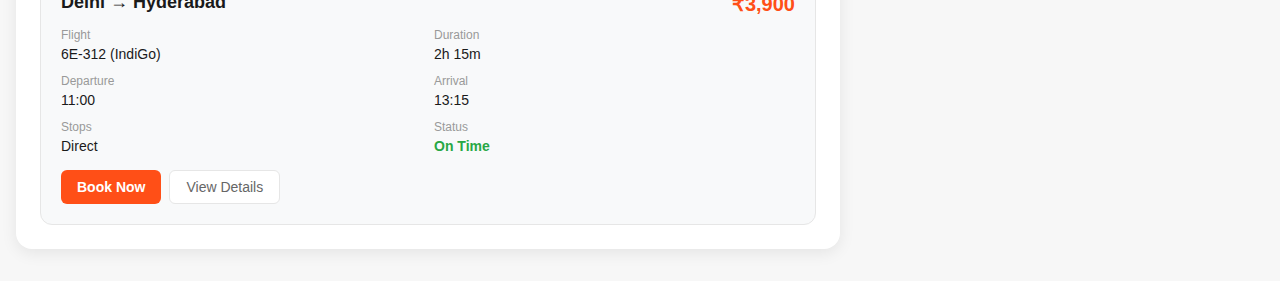
<file: cleartrip-clone/trip-planning.html>
<!DOCTYPE html>
<html lang="en">
<head>
    <meta charset="UTF-8">
    <meta name="viewport" content="width=device-width, initial-scale=1.0">
    <title>MySpace Trip Planning - Cleartrip</title>
    <meta name="description" content="MySpace Trip Planning - AI-powered travel planning with chatbot assistance">
    <link rel="icon" sizes="72x72" href="images/cleartrip-72x72.png">
    <link rel="icon" sizes="96x96" href="images/cleartrip-96x96.png">
    <style>
        * {
            margin: 0;
            padding: 0;
            box-sizing: border-box;
        }

        body {
            font-family: 'Inter', -apple-system, BlinkMacSystemFont, 'Segoe UI', Roboto, sans-serif;
            background-color: #f7f7f7;
        }

        /* Header Styles */
        .header {
            background: #F7FAFF;
            border-bottom: 1px solid #E6E6E6;
            padding: 0 28px;
            height: 64px;
            display: flex;
            align-items: center;
            justify-content: space-between;
            position: sticky;
            top: 0;
            z-index: 1000;
        }

        .logo-section {
            display: flex;
            align-items: center;
            gap: 8px;
        }

        .logo {
            color: #FF4F17;
            font-size: 24px;
            font-weight: bold;
        }

        .flipkart-text {
            color: #1A1A1A;
            opacity: 0.5;
            font-size: 12px;
        }

        .nav-tabs {
            display: flex;
            align-items: center;
            gap: 24px;
        }

        .nav-tab {
            display: flex;
            align-items: center;
            gap: 8px;
            padding: 8px 12px;
            border-radius: 6px;
            cursor: pointer;
            transition: all 0.2s ease;
            color: #1A1A1A;
            text-decoration: none;
        }

        .nav-tab:hover {
            background-color: #eff5fc;
            color: #36c;
        }

        .nav-tab.active {
            background-color: #eff5fc;
            color: #36c;
        }

        .nav-tab img {
            width: 20px;
            height: 20px;
        }

        .nav-tab.myspace {
            background: linear-gradient(135deg, #667eea 0%, #764ba2 100%);
            color: white;
            padding: 8px 16px;
            border-radius: 20px;
            font-weight: 600;
        }

        .nav-tab.myspace:hover {
            background: linear-gradient(135deg, #5a6fd8 0%, #6a4190 100%);
        }

        .genai-icon {
            width: 20px;
            height: 20px;
            background: rgba(255, 255, 255, 0.2);
            border-radius: 50%;
            display: flex;
            align-items: center;
            justify-content: center;
            font-size: 12px;
            font-weight: bold;
        }

        /* Main Content */
        .main-content {
            max-width: 1400px;
            margin: 0 auto;
            padding: 32px 16px;
        }

        .planning-header {
            background: white;
            border-radius: 16px;
            padding: 32px;
            margin-bottom: 24px;
            box-shadow: 0 4px 16px rgba(0, 0, 0, 0.08);
        }

        .planning-title {
            font-size: 30px;
            font-weight: 600;
            color: #1A1A1A;
            margin-bottom: 8px;
        }

        .planning-subtitle {
            color: #666;
            font-size: 16px;
        }

        .planning-container {
            display: flex;
            gap: 24px;
            align-items: flex-start;
        }

        /* Left Content Area */
        .left-content {
            flex: 1;
            background: white;
            border-radius: 16px;
            padding: 24px;
            box-shadow: 0 4px 16px rgba(0, 0, 0, 0.08);
            min-height: 600px;
        }

        .content-tabs {
            display: flex;
            gap: 8px;
            margin-bottom: 24px;
            border-bottom: 2px solid #f0f0f0;
        }

        .content-tab {
            padding: 12px 24px;
            background: none;
            border: none;
            border-radius: 8px 8px 0 0;
            cursor: pointer;
            font-weight: 500;
            color: #666;
            transition: all 0.3s ease;
            position: relative;
        }

        .content-tab.active {
            background: #36c;
            color: white;
        }

        .content-tab:hover:not(.active) {
            background: #f8f9fa;
            color: #36c;
        }

        .tab-content {
            display: none;
        }

        .tab-content.active {
            display: block;
        }

        .results-grid {
            display: grid;
            gap: 16px;
        }

        .result-card {
            background: #f8f9fa;
            border-radius: 12px;
            padding: 20px;
            border: 1px solid #E6E6E6;
            transition: transform 0.2s ease, box-shadow 0.2s ease;
        }

        .result-card:hover {
            transform: translateY(-2px);
            box-shadow: 0 4px 16px rgba(0, 0, 0, 0.1);
        }

        .card-header {
            display: flex;
            justify-content: space-between;
            align-items: flex-start;
            margin-bottom: 12px;
        }

        .card-title {
            font-size: 18px;
            font-weight: 600;
            color: #1A1A1A;
        }

        .card-price {
            font-size: 20px;
            font-weight: 700;
            color: #FF4F17;
        }

        .card-details {
            display: grid;
            grid-template-columns: 1fr 1fr;
            gap: 12px;
            margin-bottom: 16px;
        }

        .detail-item {
            display: flex;
            flex-direction: column;
        }

        .detail-label {
            font-size: 12px;
            color: #999;
            margin-bottom: 4px;
        }

        .detail-value {
            font-size: 14px;
            color: #1A1A1A;
            font-weight: 500;
        }

        .card-actions {
            display: flex;
            gap: 8px;
        }

        .btn-primary {
            background: #FF4F17;
            color: white;
            border: none;
            padding: 8px 16px;
            border-radius: 6px;
            font-size: 14px;
            font-weight: 600;
            cursor: pointer;
            transition: background-color 0.2s ease;
        }

        .btn-primary:hover {
            background: #e64515;
        }

        .btn-secondary {
            background: white;
            color: #666;
            border: 1px solid #E6E6E6;
            padding: 8px 16px;
            border-radius: 6px;
            font-size: 14px;
            cursor: pointer;
            transition: all 0.2s ease;
        }

        .btn-secondary:hover {
            background: #f8f9fa;
            color: #1A1A1A;
        }

        /* Search and Filter Styles */
        .search-filter-section {
            background: white;
            border-radius: 12px;
            padding: 20px;
            margin-bottom: 24px;
            box-shadow: 0 2px 8px rgba(0, 0, 0, 0.1);
        }

        .search-box {
            display: flex;
            gap: 12px;
            margin-bottom: 16px;
        }

        .search-input {
            flex: 1;
            padding: 12px 16px;
            border: 1px solid #E6E6E6;
            border-radius: 8px;
            font-size: 14px;
            outline: none;
            transition: border-color 0.2s ease;
        }

        .search-input:focus {
            border-color: #FF4F17;
        }

        .search-btn {
            background: #FF4F17;
            color: white;
            border: none;
            padding: 12px 24px;
            border-radius: 8px;
            font-size: 14px;
            font-weight: 600;
            cursor: pointer;
            transition: background-color 0.2s ease;
        }

        .search-btn:hover {
            background: #e64515;
        }

        .filter-options {
            display: flex;
            gap: 12px;
            flex-wrap: wrap;
        }

        .filter-select {
            padding: 8px 12px;
            border: 1px solid #E6E6E6;
            border-radius: 6px;
            font-size: 14px;
            background: white;
            cursor: pointer;
            outline: none;
            transition: border-color 0.2s ease;
        }

        .filter-select:focus {
            border-color: #FF4F17;
        }

        .clear-btn {
            background: #f8f9fa;
            color: #666;
            border: 1px solid #E6E6E6;
            padding: 8px 16px;
            border-radius: 6px;
            font-size: 14px;
            cursor: pointer;
            transition: all 0.2s ease;
        }

        .clear-btn:hover {
            background: #e9ecef;
            color: #1A1A1A;
        }

        /* Status styles */
        .status-on-time {
            color: #28a745;
            font-weight: 600;
        }

        .status-delayed {
            color: #ffc107;
            font-weight: 600;
        }

        .status-cancelled {
            color: #dc3545;
            font-weight: 600;
        }

        /* Right Chatbot Area */
        .right-chatbot {
            width: 400px;
            background: white;
            border-radius: 16px;
            box-shadow: 0 4px 16px rgba(0, 0, 0, 0.08);
            display: flex;
            flex-direction: column;
            height: 600px;
        }

        .chatbot-header {
            padding: 20px 24px;
            border-bottom: 1px solid #E6E6E6;
            background: linear-gradient(135deg, #667eea 0%, #764ba2 100%);
            color: white;
            border-radius: 16px 16px 0 0;
        }

        .chatbot-title {
            font-size: 18px;
            font-weight: 600;
            margin-bottom: 4px;
        }

        .chatbot-subtitle {
            font-size: 14px;
            opacity: 0.9;
        }

        .chat-messages {
            flex: 1;
            padding: 20px;
            overflow-y: auto;
            display: flex;
            flex-direction: column;
            gap: 16px;
        }

        .message {
            display: flex;
            gap: 12px;
            align-items: flex-start;
        }

        .message.user {
            flex-direction: row-reverse;
        }

        .message-avatar {
            width: 32px;
            height: 32px;
            border-radius: 50%;
            display: flex;
            align-items: center;
            justify-content: center;
            font-size: 14px;
            font-weight: 600;
        }

        .message.user .message-avatar {
            background: #36c;
            color: white;
        }

        .message.bot .message-avatar {
            background: #f0f0f0;
            color: #666;
        }

        .message-content {
            background: #f8f9fa;
            padding: 12px 16px;
            border-radius: 12px;
            max-width: 280px;
            font-size: 14px;
            line-height: 1.4;
        }

        .message.user .message-content {
            background: #36c;
            color: white;
        }

        .chat-input {
            padding: 20px;
            border-top: 1px solid #E6E6E6;
        }

        .input-group {
            display: flex;
            gap: 8px;
        }

        .chat-input-field {
            flex: 1;
            padding: 12px 16px;
            border: 1px solid #E6E6E6;
            border-radius: 8px;
            font-size: 14px;
            outline: none;
        }

        .chat-input-field:focus {
            border-color: #36c;
            box-shadow: 0 0 0 2px rgba(54, 102, 204, 0.1);
        }

        .send-btn {
            background: #36c;
            color: white;
            border: none;
            padding: 12px 16px;
            border-radius: 8px;
            cursor: pointer;
            transition: background-color 0.2s ease;
        }

        .send-btn:hover {
            background: #2a5aa0;
        }

        /* Hovering MySpace Navigation */
        .myspace-nav-hover {
            position: fixed;
            left: 20px;
            top: 50%;
            transform: translateY(-50%);
            background: white;
            border-radius: 16px;
            padding: 16px;
            box-shadow: 0 8px 32px rgba(0, 0, 0, 0.15);
            border: 1px solid #E6E6E6;
            z-index: 1000;
            opacity: 0;
            visibility: hidden;
            transition: all 0.3s ease;
        }

        .myspace-nav-hover:hover {
            opacity: 1;
            visibility: visible;
        }

        .hover-trigger {
            position: fixed;
            left: 0;
            top: 50%;
            transform: translateY(-50%);
            width: 20px;
            height: 60px;
            background: linear-gradient(135deg, #667eea 0%, #764ba2 100%);
            border-radius: 0 8px 8px 0;
            cursor: pointer;
            z-index: 999;
            display: flex;
            align-items: center;
            justify-content: center;
            color: white;
            font-weight: 600;
            font-size: 12px;
        }

        .hover-trigger:hover + .myspace-nav-hover {
            opacity: 1;
            visibility: visible;
        }

        .hover-nav-item {
            display: flex;
            align-items: center;
            gap: 12px;
            padding: 12px 16px;
            border-radius: 8px;
            color: #666;
            text-decoration: none;
            transition: all 0.2s ease;
            white-space: nowrap;
        }

        .hover-nav-item:hover {
            background: #f8f9fa;
            color: #36c;
        }

        .hover-nav-item.active {
            background: #36c;
            color: white;
        }

        .hover-nav-item svg {
            width: 18px;
            height: 18px;
        }

        /* Responsive Design */
        @media (max-width: 768px) {
            .planning-container {
                flex-direction: column;
            }

            .right-chatbot {
                width: 100%;
            }

            .myspace-nav-hover {
                display: none;
            }

            .hover-trigger {
                display: none;
            }
        }
    </style>
</head>
<body>
    <!-- Header -->
    <header class="header">
        <div class="logo-section">
            <div class="logo">cleartrip</div>
            <div class="flipkart-text">A Flipkart Company</div>
        </div>
        
        <nav class="nav-tabs">
            <a href="index-with-myspace.html" class="nav-tab">
                <img src="images/Navbar_Flights.png" alt="Flights">
                Flights
            </a>
            <a href="#" class="nav-tab">
                <img src="images/Navbar_Hotels.png" alt="Hotels">
                Hotels
            </a>
            <a href="#" class="nav-tab">
                <img src="images/Navbar_Buses.png" alt="Buses">
                Buses
            </a>
            <a href="#" class="nav-tab">
                <img src="images/Navbar_Trains.png" alt="Trains">
                Trains
            </a>
            <a href="#" class="nav-tab">
                <img src="images/Navbar_Packages.png" alt="Packages">
                Packages
            </a>
            <a href="dashboard.html" class="nav-tab myspace">
                <div class="genai-icon">AI</div>
                MySpace
            </a>
        </nav>
    </header>

    <!-- Hovering MySpace Navigation -->
    <div class="hover-trigger">AI</div>
    <div class="myspace-nav-hover">
        <a href="dashboard.html" class="hover-nav-item">
            <svg fill="currentColor" viewBox="0 0 24 24">
                <path d="M3 13h8V3H3v10zm0 8h8v-6H3v6zm10 0h8V11h-8v10zm0-18v6h8V3h-8z"/>
            </svg>
            Dashboard
        </a>
        <a href="wishlist.html" class="hover-nav-item">
            <svg fill="currentColor" viewBox="0 0 24 24">
                <path d="M12 21.35l-1.45-1.32C5.4 15.36 2 12.28 2 8.5 2 5.42 4.42 3 7.5 3c1.74 0 3.41.81 4.5 2.09C13.09 3.81 14.76 3 16.5 3 19.58 3 22 5.42 22 8.5c0 3.78-3.4 6.86-8.55 11.54L12 21.35z"/>
            </svg>
            Wishlist
        </a>
        <a href="trip-planning.html" class="hover-nav-item active">
            <svg fill="currentColor" viewBox="0 0 24 24">
                <path d="M12 2C8.13 2 5 5.13 5 9c0 5.25 7 13 7 13s7-7.75 7-13c0-3.87-3.13-7-7-7zm0 9.5c-1.38 0-2.5-1.12-2.5-2.5s1.12-2.5 2.5-2.5 2.5 1.12 2.5 2.5-1.12 2.5-2.5 2.5z"/>
            </svg>
            Trip Planning
        </a>
        <a href="#" class="hover-nav-item">
            <svg fill="currentColor" viewBox="0 0 24 24">
                <path d="M19 3h-1V1h-2v2H8V1H6v2H5c-1.11 0-1.99.9-1.99 2L3 19c0 1.1.89 2 2 2h14c1.1 0 2-.9 2-2V5c0-1.1-.9-2-2-2zm0 16H5V8h14v11zM7 10h5v5H7z"/>
            </svg>
            Itinerary
        </a>
        <a href="#" class="hover-nav-item">
            <svg fill="currentColor" viewBox="0 0 24 24">
                <path d="M19 3H5c-1.1 0-2 .9-2 2v14c0 1.1.9 2 2 2h14c1.1 0 2-.9 2-2V5c0-1.1-.9-2-2-2zm-5 14H7v-2h7v2zm3-4H7v-2h10v2zm0-4H7V7h10v2z"/>
            </svg>
            Booking
        </a>
    </div>

    <!-- Main Content -->
    <main class="main-content">
        <!-- Planning Header -->
        <section class="planning-header">
            <h1 class="planning-title">AI Trip Planning</h1>
            <p class="planning-subtitle">Chat with our AI assistant to plan your perfect trip</p>
        </section>

        <!-- Planning Container -->
        <div class="planning-container">
            <!-- Left Content Area -->
            <div class="left-content">
                <div class="content-tabs">
                    <button class="content-tab active" data-tab="flights">Flights</button>
                    <button class="content-tab" data-tab="hotels">Hotels</button>
                    <button class="content-tab" data-tab="packages">Packages</button>
                </div>

                <!-- Flights Tab -->
                <div id="flights" class="tab-content active">
                    <!-- Flight Search and Filter Section -->
                    <div class="search-filter-section">
                        <div class="search-box">
                            <input type="text" id="flight-search" placeholder="Search flights by airline, route, or flight number..." class="search-input">
                            <button onclick="searchFlightsFromInput()" class="search-btn">Search</button>
                        </div>
                        <div class="filter-options">
                            <select id="origin-filter" class="filter-select" onchange="applyFilters()">
                                <option value="">All Origins</option>
                                <option value="BLR">Bangalore</option>
                                <option value="BOM">Mumbai</option>
                                <option value="DEL">Delhi</option>
                                <option value="HYD">Hyderabad</option>
                            </select>
                            <select id="destination-filter" class="filter-select" onchange="applyFilters()">
                                <option value="">All Destinations</option>
                                <option value="BLR">Bangalore</option>
                                <option value="BOM">Mumbai</option>
                                <option value="DEL">Delhi</option>
                                <option value="HYD">Hyderabad</option>
                            </select>
                            <select id="airline-filter" class="filter-select" onchange="applyFilters()">
                                <option value="">All Airlines</option>
                                <option value="IndiGo">IndiGo</option>
                                <option value="SpiceJet">SpiceJet</option>
                                <option value="Air India">Air India</option>
                            </select>
                            <button onclick="clearFilters()" class="clear-btn">Clear Filters</button>
                        </div>
                    </div>
                    
                    <div class="results-grid">
                        <!-- Flight cards will be dynamically loaded here -->
                    </div>
                </div>

                <!-- Hotels Tab -->
                <div id="hotels" class="tab-content">
                    <div class="results-grid">
                        <div class="result-card">
                            <div class="card-header">
                                <div class="card-title">Taj Mahal Palace, Mumbai</div>
                                <div class="card-price">₹12,500/night</div>
                            </div>
                            <div class="card-details">
                                <div class="detail-item">
                                    <div class="detail-label">Rating</div>
                                    <div class="detail-value">⭐⭐⭐⭐⭐</div>
                                </div>
                                <div class="detail-item">
                                    <div class="detail-label">Location</div>
                                    <div class="detail-value">Colaba, Mumbai</div>
                                </div>
                                <div class="detail-item">
                                    <div class="detail-label">Room Type</div>
                                    <div class="detail-value">Deluxe Ocean View</div>
                                </div>
                                <div class="detail-item">
                                    <div class="detail-label">Amenities</div>
                                    <div class="detail-value">WiFi, Pool, Spa</div>
                                </div>
                            </div>
                            <div class="card-actions">
                                <button class="btn-primary">Book Now</button>
                                <button class="btn-secondary">View Details</button>
                            </div>
                        </div>
                    </div>
                </div>

                <!-- Packages Tab -->
                <div id="packages" class="tab-content">
                    <div class="results-grid">
                        <div class="result-card">
                            <div class="card-header">
                                <div class="card-title">Goa Beach Paradise</div>
                                <div class="card-price">₹25,000</div>
                            </div>
                            <div class="card-details">
                                <div class="detail-item">
                                    <div class="detail-label">Duration</div>
                                    <div class="detail-value">5 Days / 4 Nights</div>
                                </div>
                                <div class="detail-item">
                                    <div class="detail-label">Includes</div>
                                    <div class="detail-value">Flight + Hotel + Meals</div>
                                </div>
                                <div class="detail-item">
                                    <div class="detail-label">Activities</div>
                                    <div class="detail-value">Beach Tours, Water Sports</div>
                                </div>
                                <div class="detail-item">
                                    <div class="detail-label">Hotel</div>
                                    <div class="detail-value">Taj Holiday Village</div>
                                </div>
                            </div>
                            <div class="card-actions">
                                <button class="btn-primary">Book Now</button>
                                <button class="btn-secondary">View Details</button>
                            </div>
                        </div>
                    </div>
                </div>
            </div>

            <!-- Right Chatbot Area -->
            <div class="right-chatbot">
                <div class="chatbot-header">
                    <div class="chatbot-title">AI Travel Assistant</div>
                    <div class="chatbot-subtitle">Ask me anything about your trip!</div>
                </div>
                
                <div class="chat-messages" id="chat-messages">
                    <div class="message bot">
                        <div class="message-avatar">AI</div>
                        <div class="message-content">
                            Hi! I'm your AI travel assistant. I can help you find flights, hotels, and travel packages. What kind of trip are you planning?
                        </div>
                    </div>
                </div>
                
                <div class="chat-input">
                    <div class="input-group">
                        <input type="text" class="chat-input-field" id="chat-input" placeholder="Type your message..." maxlength="200">
                        <button class="send-btn" id="send-btn">Send</button>
                    </div>
                </div>
            </div>
        </div>
    </main>

    <script>
        // Tab switching functionality
        document.querySelectorAll('.content-tab').forEach(tab => {
            tab.addEventListener('click', function() {
                // Remove active class from all tabs and contents
                document.querySelectorAll('.content-tab').forEach(t => t.classList.remove('active'));
                document.querySelectorAll('.tab-content').forEach(c => c.classList.remove('active'));
                
                // Add active class to clicked tab and corresponding content
                this.classList.add('active');
                const tabId = this.getAttribute('data-tab');
                document.getElementById(tabId).classList.add('active');
            });
        });

        // Chatbot functionality
        const chatMessages = document.getElementById('chat-messages');
        const chatInput = document.getElementById('chat-input');
        const sendBtn = document.getElementById('send-btn');

        function addMessage(content, isUser = false) {
            const messageDiv = document.createElement('div');
            messageDiv.className = `message ${isUser ? 'user' : 'bot'}`;
            
            const avatar = document.createElement('div');
            avatar.className = 'message-avatar';
            avatar.textContent = isUser ? 'U' : 'AI';
            
            const messageContent = document.createElement('div');
            messageContent.className = 'message-content';
            messageContent.textContent = content;
            
            messageDiv.appendChild(avatar);
            messageDiv.appendChild(messageContent);
            chatMessages.appendChild(messageDiv);
            
            // Scroll to bottom
            chatMessages.scrollTop = chatMessages.scrollHeight;
        }

        function handleUserMessage(message) {
            const lowerMessage = message.toLowerCase();
            
            // Simulate AI response based on user input
            let response = "I understand you're interested in travel. Let me help you find the best options!";
            
            if (lowerMessage.includes('flight') || lowerMessage.includes('fly') || lowerMessage.includes('airplane')) {
                response = "Great! I've found some excellent flight options for you. Check out the Flights tab for the best deals.";
                // Switch to flights tab
                document.querySelector('[data-tab="flights"]').click();
            } else if (lowerMessage.includes('hotel') || lowerMessage.includes('stay') || lowerMessage.includes('accommodation')) {
                response = "Perfect! I've curated some amazing hotel options for you. Check out the Hotels tab for luxury stays.";
                // Switch to hotels tab
                document.querySelector('[data-tab="hotels"]').click();
            } else if (lowerMessage.includes('package') || lowerMessage.includes('tour') || lowerMessage.includes('vacation')) {
                response = "Excellent choice! I've found some incredible travel packages for you. Check out the Packages tab for complete vacation deals.";
                // Switch to packages tab
                document.querySelector('[data-tab="packages"]').click();
            } else if (lowerMessage.includes('goa') || lowerMessage.includes('beach')) {
                response = "Goa is a fantastic choice! I've found flights, hotels, and packages for Goa. Check out all the tabs for the best options.";
            } else if (lowerMessage.includes('kerala') || lowerMessage.includes('backwater')) {
                response = "Kerala's backwaters are magical! I've found some great options for your Kerala trip. Check out the packages tab for houseboat experiences.";
                document.querySelector('[data-tab="packages"]').click();
            } else if (lowerMessage.includes('rajasthan') || lowerMessage.includes('heritage')) {
                response = "Rajasthan is perfect for heritage tourism! I've found flights and packages for Jaipur, Udaipur, and Jodhpur. Check out the packages tab.";
                document.querySelector('[data-tab="packages"]').click();
            }
            
            // Add AI response after a short delay
            setTimeout(() => {
                addMessage(response, false);
            }, 1000);
        }

        function sendMessage() {
            const message = chatInput.value.trim();
            if (message) {
                addMessage(message, true);
                chatInput.value = '';
                handleUserMessage(message);
            }
        }

        sendBtn.addEventListener('click', sendMessage);
        chatInput.addEventListener('keypress', function(e) {
            if (e.key === 'Enter') {
                sendMessage();
            }
        });

        // Add click handlers for navigation
        document.querySelectorAll('.nav-tab').forEach(tab => {
            tab.addEventListener('click', function(e) {
                if (this.classList.contains('myspace')) {
                    // Navigate to Dashboard
                    window.location.href = 'dashboard.html';
                    return;
                }
                
                e.preventDefault();
                
                // Remove active class from all tabs
                document.querySelectorAll('.nav-tab').forEach(t => t.classList.remove('active'));
                
                // Add active class to clicked tab
                this.classList.add('active');
            });
        });

        // Add hover effects for result cards
        document.querySelectorAll('.result-card').forEach(card => {
            card.addEventListener('mouseenter', function() {
                this.style.transform = 'translateY(-2px)';
                this.style.boxShadow = '0 4px 16px rgba(0, 0, 0, 0.15)';
            });
            
            card.addEventListener('mouseleave', function() {
                this.style.transform = 'translateY(0)';
                this.style.boxShadow = '0 2px 8px rgba(0, 0, 0, 0.1)';
            });
        });
    </script>
    
    <!-- Include flights API -->
    <script src="js/flights-api.js"></script>
    
    <script>
        // Wait for flights API to load before initializing
        document.addEventListener('DOMContentLoaded', function() {
            // Initialize flights after a short delay to ensure flights-api.js is loaded
            setTimeout(() => {
                if (window.flightsAPIModule) {
                    window.flightsAPIModule.loadFlightsFromAPI();
                } else {
                    console.error('Flights API module not loaded');
                }
            }, 100);
        });
        // Additional functions for flight search and filtering
        async function searchFlightsFromInput() {
            const searchQuery = document.getElementById('flight-search').value;
            console.log('Searching for:', searchQuery);
            
            if (!searchQuery.trim()) {
                // If search is empty, reload all flights
                await window.flightsAPIModule.loadFlightsFromAPI();
                return;
            }
            
            const filteredFlights = await window.flightsAPIModule.searchFlightsAPI({ query: searchQuery });
            console.log('Search results:', filteredFlights.length, 'flights');
            displayFilteredFlights(filteredFlights);
        }

        async function applyFilters() {
            const origin = document.getElementById('origin-filter').value;
            const destination = document.getElementById('destination-filter').value;
            const airline = document.getElementById('airline-filter').value;
            
            console.log('Applying filters:', { origin, destination, airline });
            
            const params = {};
            if (origin) params.origin = origin;
            if (destination) params.destination = destination;
            if (airline) params.airline = airline;
            
            // If no filters are applied, reload all flights
            if (Object.keys(params).length === 0) {
                await window.flightsAPIModule.loadFlightsFromAPI();
                return;
            }
            
            const filteredFlights = await window.flightsAPIModule.searchFlightsAPI(params);
            console.log('Filter results:', filteredFlights.length, 'flights');
            displayFilteredFlights(filteredFlights);
        }

        async function clearFilters() {
            console.log('Clearing all filters');
            document.getElementById('origin-filter').value = '';
            document.getElementById('destination-filter').value = '';
            document.getElementById('airline-filter').value = '';
            document.getElementById('flight-search').value = '';
            
            // Reload all flights
            await window.flightsAPIModule.loadFlightsFromAPI();
        }

        function displayFilteredFlights(flights) {
            console.log('Displaying filtered flights:', flights.length);
            const flightsContainer = document.getElementById('flights');
            if (!flightsContainer) {
                console.error('Flights container not found');
                return;
            }
            
            const resultsGrid = flightsContainer.querySelector('.results-grid');
            if (!resultsGrid) {
                console.error('Results grid not found');
                return;
            }
            
            // Clear existing content
            resultsGrid.innerHTML = '';
            
            if (flights.length === 0) {
                resultsGrid.innerHTML = `
                    <div style="text-align: center; padding: 40px; color: #666;">
                        <h3>No flights found</h3>
                        <p>Try adjusting your search criteria or filters.</p>
                    </div>
                `;
                return;
            }
            
            // Add flight cards
            flights.forEach((flight, index) => {
                console.log(`Creating filtered flight card ${index + 1}:`, flight.FlightNumber);
                const flightCard = window.createFlightCard(flight);
                resultsGrid.appendChild(flightCard);
            });
            
            console.log('Filtered flight cards created:', resultsGrid.children.length);
        }

        // Add event listener for search input
        document.addEventListener('DOMContentLoaded', function() {
            const searchInput = document.getElementById('flight-search');
            if (searchInput) {
                searchInput.addEventListener('keypress', function(e) {
                    if (e.key === 'Enter') {
                        searchFlightsFromInput();
                    }
                });
            }
        });

        // Debug function to test filters
        window.testFilters = async function() {
            console.log('=== TESTING FILTERS ===');
            
            // Test search
            console.log('Testing search for "indigo"...');
            const searchResults = await window.flightsAPIModule.searchFlightsAPI({ query: 'indigo' });
            console.log('Search results:', searchResults.length, 'flights');
            
            // Test origin filter
            console.log('Testing origin filter for "BLR"...');
            const originResults = await window.flightsAPIModule.searchFlightsAPI({ origin: 'BLR' });
            console.log('Origin filter results:', originResults.length, 'flights');
            
            // Test airline filter
            console.log('Testing airline filter for "IndiGo"...');
            const airlineResults = await window.flightsAPIModule.searchFlightsAPI({ airline: 'IndiGo' });
            console.log('Airline filter results:', airlineResults.length, 'flights');
            
            // Test combined filter
            console.log('Testing combined filter (BLR + IndiGo)...');
            const combinedResults = await window.flightsAPIModule.searchFlightsAPI({ origin: 'BLR', airline: 'IndiGo' });
            console.log('Combined filter results:', combinedResults.length, 'flights');
        };
    </script>
</body>
</html>
</file>
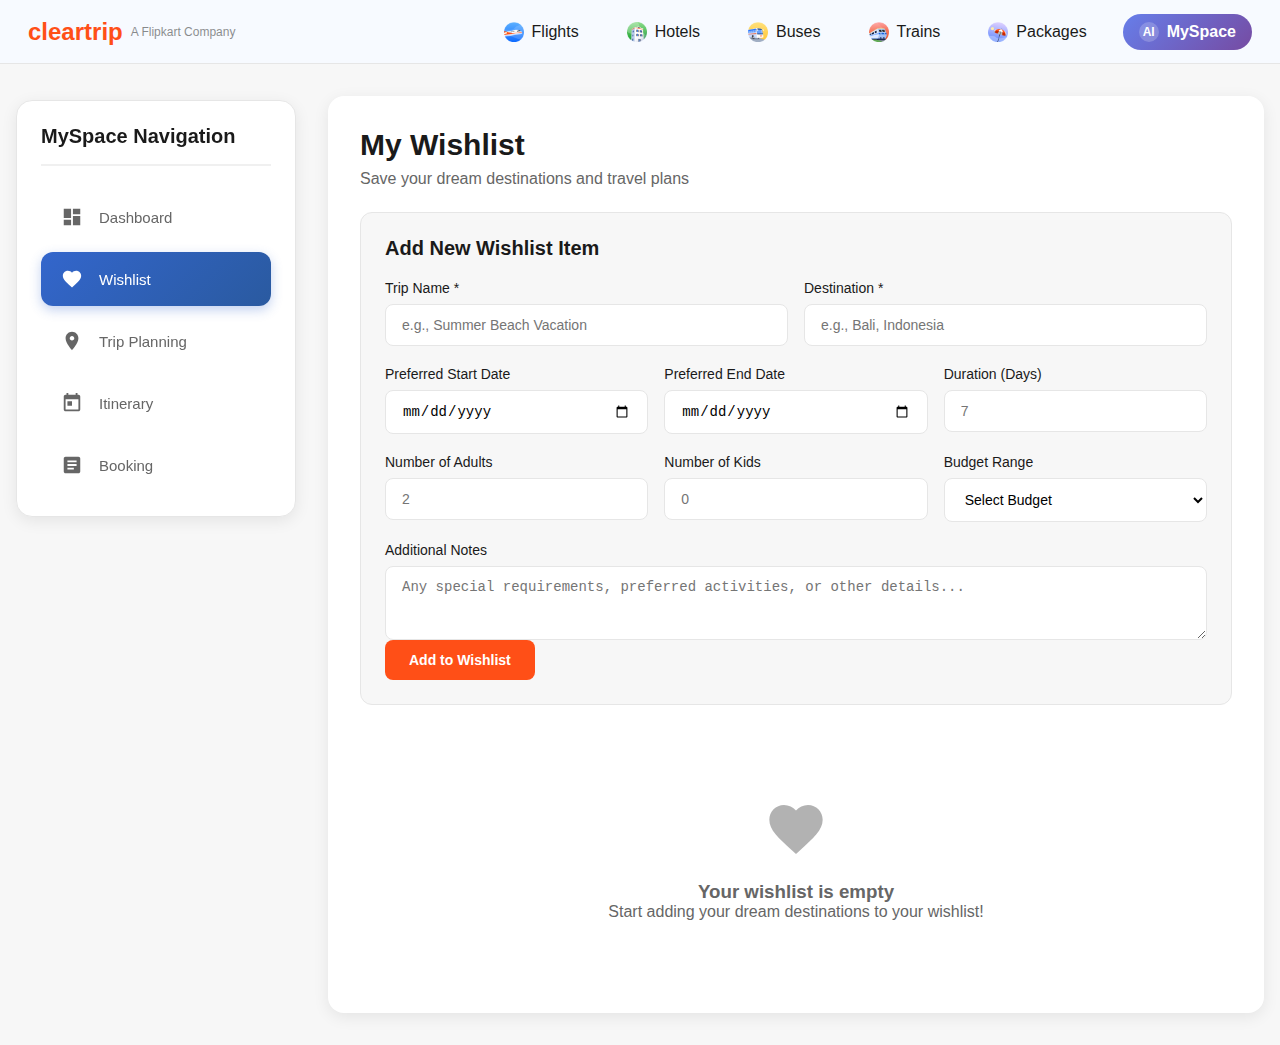
<file: cleartrip-clone/wishlist.html>
<!DOCTYPE html>
<html lang="en">
<head>
    <meta charset="UTF-8">
    <meta name="viewport" content="width=device-width, initial-scale=1.0">
    <title>MySpace Wishlist - Cleartrip</title>
    <meta name="description" content="MySpace Wishlist - Save your dream destinations and travel plans">
    <link rel="icon" sizes="72x72" href="images/cleartrip-72x72.png">
    <link rel="icon" sizes="96x96" href="images/cleartrip-96x96.png">
    <style>
        * {
            margin: 0;
            padding: 0;
            box-sizing: border-box;
        }

        body {
            font-family: 'Inter', -apple-system, BlinkMacSystemFont, 'Segoe UI', Roboto, sans-serif;
            background-color: #f7f7f7;
        }

        /* Header Styles */
        .header {
            background: #F7FAFF;
            border-bottom: 1px solid #E6E6E6;
            padding: 0 28px;
            height: 64px;
            display: flex;
            align-items: center;
            justify-content: space-between;
            position: sticky;
            top: 0;
            z-index: 1000;
        }

        .logo-section {
            display: flex;
            align-items: center;
            gap: 8px;
        }

        .logo {
            color: #FF4F17;
            font-size: 24px;
            font-weight: bold;
        }

        .flipkart-text {
            color: #1A1A1A;
            opacity: 0.5;
            font-size: 12px;
        }

        .nav-tabs {
            display: flex;
            align-items: center;
            gap: 24px;
        }

        .nav-tab {
            display: flex;
            align-items: center;
            gap: 8px;
            padding: 8px 12px;
            border-radius: 6px;
            cursor: pointer;
            transition: all 0.2s ease;
            color: #1A1A1A;
            text-decoration: none;
        }

        .nav-tab:hover {
            background-color: #eff5fc;
            color: #36c;
        }

        .nav-tab.active {
            background-color: #eff5fc;
            color: #36c;
        }

        .nav-tab img {
            width: 20px;
            height: 20px;
        }

        .nav-tab.myspace {
            background: linear-gradient(135deg, #667eea 0%, #764ba2 100%);
            color: white;
            padding: 8px 16px;
            border-radius: 20px;
            font-weight: 600;
        }

        .nav-tab.myspace:hover {
            background: linear-gradient(135deg, #5a6fd8 0%, #6a4190 100%);
        }

        .genai-icon {
            width: 20px;
            height: 20px;
            background: rgba(255, 255, 255, 0.2);
            border-radius: 50%;
            display: flex;
            align-items: center;
            justify-content: center;
            font-size: 12px;
            font-weight: bold;
        }

        /* Main Content */
        .main-content {
            max-width: 1400px;
            margin: 0 auto;
            padding: 32px 16px;
        }

        .content-wrapper {
            display: flex;
            gap: 32px;
            align-items: flex-start;
        }

        .wishlist-section {
            flex: 1;
            background: white;
            border-radius: 16px;
            padding: 32px;
            box-shadow: 0 4px 16px rgba(0, 0, 0, 0.08);
        }

        .wishlist-title {
            font-size: 30px;
            font-weight: 600;
            color: #1A1A1A;
            margin-bottom: 8px;
        }

        .wishlist-subtitle {
            color: #666;
            font-size: 16px;
            margin-bottom: 24px;
        }

        .add-wishlist-form {
            background: #f7f7f7;
            border-radius: 12px;
            padding: 24px;
            margin-bottom: 32px;
            border: 1px solid #E6E6E6;
        }

        .form-title {
            font-size: 20px;
            font-weight: 600;
            color: #1A1A1A;
            margin-bottom: 20px;
        }

        .form-grid {
            display: grid;
            grid-template-columns: repeat(auto-fit, minmax(250px, 1fr));
            gap: 16px;
            margin-bottom: 20px;
        }

        .form-group {
            display: flex;
            flex-direction: column;
        }

        .form-label {
            font-size: 14px;
            font-weight: 500;
            color: #1A1A1A;
            margin-bottom: 8px;
        }

        .form-input {
            padding: 12px 16px;
            border: 1px solid #E6E6E6;
            border-radius: 8px;
            font-size: 14px;
            background: white;
        }

        .form-input:focus {
            outline: none;
            border-color: #36c;
            box-shadow: 0 0 0 2px rgba(54, 102, 204, 0.1);
        }

        .form-row {
            display: flex;
            gap: 16px;
            align-items: end;
        }

        .form-row .form-group {
            flex: 1;
        }

        .btn-primary {
            background: #FF4F17;
            color: white;
            border: none;
            padding: 12px 24px;
            border-radius: 8px;
            font-size: 14px;
            font-weight: 600;
            cursor: pointer;
            transition: background-color 0.2s ease;
        }

        .btn-primary:hover {
            background: #e64515;
        }

        .wishlist-grid {
            display: grid;
            grid-template-columns: repeat(auto-fill, minmax(300px, 1fr));
            gap: 20px;
        }

        .wishlist-tile {
            background: #f7f7f7;
            border-radius: 12px;
            padding: 20px;
            border: 1px solid #E6E6E6;
            transition: transform 0.2s ease, box-shadow 0.2s ease;
        }

        .wishlist-tile:hover {
            transform: translateY(-2px);
            box-shadow: 0 4px 16px rgba(0, 0, 0, 0.15);
        }

        .tile-header {
            display: flex;
            justify-content: space-between;
            align-items: flex-start;
            margin-bottom: 16px;
        }

        .tile-title {
            font-size: 18px;
            font-weight: 600;
            color: #1A1A1A;
            margin-bottom: 4px;
        }

        .tile-destination {
            font-size: 14px;
            color: #666;
        }

        .delete-btn {
            background: #ff6b6b;
            color: white;
            border: none;
            padding: 4px 8px;
            border-radius: 4px;
            font-size: 12px;
            cursor: pointer;
            transition: background-color 0.2s ease;
        }

        .delete-btn:hover {
            background: #ff5252;
        }

        .tile-details {
            display: grid;
            grid-template-columns: 1fr 1fr;
            gap: 12px;
            margin-bottom: 16px;
        }

        .detail-item {
            display: flex;
            flex-direction: column;
        }

        .detail-label {
            font-size: 12px;
            color: #999;
            margin-bottom: 4px;
        }

        .detail-value {
            font-size: 14px;
            color: #1A1A1A;
            font-weight: 500;
        }

        .tile-actions {
            display: flex;
            gap: 8px;
        }

        .btn-secondary {
            background: white;
            color: #666;
            border: 1px solid #E6E6E6;
            padding: 8px 16px;
            border-radius: 6px;
            font-size: 12px;
            cursor: pointer;
            transition: all 0.2s ease;
        }

        .btn-secondary:hover {
            background: #f8f9fa;
            color: #1A1A1A;
        }

        .empty-wishlist {
            text-align: center;
            padding: 60px 20px;
            color: #666;
        }

        .empty-wishlist svg {
            width: 64px;
            height: 64px;
            margin-bottom: 16px;
            opacity: 0.5;
        }

        /* Sidebar Navigation */
        .sidebar-nav {
            width: 280px;
            background: white;
            border-radius: 16px;
            padding: 24px;
            box-shadow: 0 4px 16px rgba(0, 0, 0, 0.08);
            border: 1px solid #E6E6E6;
            height: fit-content;
            position: sticky;
            top: 100px;
        }

        .sidebar-title {
            font-size: 20px;
            font-weight: 700;
            color: #1A1A1A;
            margin-bottom: 24px;
            padding-bottom: 16px;
            border-bottom: 2px solid #f0f0f0;
        }

        .sidebar-item {
            display: flex;
            align-items: center;
            gap: 16px;
            padding: 16px 20px;
            border-radius: 12px;
            color: #666;
            text-decoration: none;
            transition: all 0.3s ease;
            margin-bottom: 8px;
            font-weight: 500;
            font-size: 15px;
        }

        .sidebar-item:hover {
            background: #f8f9fa;
            color: #36c;
            transform: translateX(4px);
        }

        .sidebar-item.active {
            background: linear-gradient(135deg, #36c 0%, #2a5aa0 100%);
            color: white;
            box-shadow: 0 4px 12px rgba(54, 102, 204, 0.3);
        }

        .sidebar-item:last-child {
            margin-bottom: 0;
        }

        .sidebar-item svg {
            width: 22px;
            height: 22px;
            flex-shrink: 0;
        }

        /* Responsive Design */
        @media (max-width: 768px) {
            .nav-tabs {
                gap: 12px;
            }

            .nav-tab {
                padding: 6px 8px;
                font-size: 14px;
            }

            .content-wrapper {
                flex-direction: column;
            }

            .form-grid {
                grid-template-columns: 1fr;
            }

            .form-row {
                flex-direction: column;
            }

            .wishlist-grid {
                grid-template-columns: 1fr;
            }
        }
    </style>
</head>
<body>
    <!-- Header -->
    <header class="header">
        <div class="logo-section">
            <div class="logo">cleartrip</div>
            <div class="flipkart-text">A Flipkart Company</div>
        </div>
        
        <nav class="nav-tabs">
            <a href="index-with-myspace.html" class="nav-tab">
                <img src="images/Navbar_Flights.png" alt="Flights">
                Flights
            </a>
            <a href="#" class="nav-tab">
                <img src="images/Navbar_Hotels.png" alt="Hotels">
                Hotels
            </a>
            <a href="#" class="nav-tab">
                <img src="images/Navbar_Buses.png" alt="Buses">
                Buses
            </a>
            <a href="#" class="nav-tab">
                <img src="images/Navbar_Trains.png" alt="Trains">
                Trains
            </a>
            <a href="#" class="nav-tab">
                <img src="images/Navbar_Packages.png" alt="Packages">
                Packages
            </a>
            <a href="dashboard.html" class="nav-tab myspace">
                <div class="genai-icon">AI</div>
                MySpace
            </a>
        </nav>
    </header>

    <!-- Main Content -->
    <main class="main-content">
        <div class="content-wrapper">
            <!-- Sidebar Navigation -->
            <aside class="sidebar-nav">
                <h3 class="sidebar-title">MySpace Navigation</h3>
                <a href="dashboard.html" class="sidebar-item">
                    <svg fill="currentColor" viewBox="0 0 24 24">
                        <path d="M3 13h8V3H3v10zm0 8h8v-6H3v6zm10 0h8V11h-8v10zm0-18v6h8V3h-8z"/>
                    </svg>
                    Dashboard
                </a>
                <a href="wishlist.html" class="sidebar-item active">
                    <svg fill="currentColor" viewBox="0 0 24 24">
                        <path d="M12 21.35l-1.45-1.32C5.4 15.36 2 12.28 2 8.5 2 5.42 4.42 3 7.5 3c1.74 0 3.41.81 4.5 2.09C13.09 3.81 14.76 3 16.5 3 19.58 3 22 5.42 22 8.5c0 3.78-3.4 6.86-8.55 11.54L12 21.35z"/>
                    </svg>
                    Wishlist
                </a>
                <a href="trip-planning.html" class="sidebar-item">
                    <svg fill="currentColor" viewBox="0 0 24 24">
                        <path d="M12 2C8.13 2 5 5.13 5 9c0 5.25 7 13 7 13s7-7.75 7-13c0-3.87-3.13-7-7-7zm0 9.5c-1.38 0-2.5-1.12-2.5-2.5s1.12-2.5 2.5-2.5 2.5 1.12 2.5 2.5-1.12 2.5-2.5 2.5z"/>
                    </svg>
                    Trip Planning
                </a>
                <a href="#" class="sidebar-item">
                    <svg fill="currentColor" viewBox="0 0 24 24">
                        <path d="M19 3h-1V1h-2v2H8V1H6v2H5c-1.11 0-1.99.9-1.99 2L3 19c0 1.1.89 2 2 2h14c1.1 0 2-.9 2-2V5c0-1.1-.9-2-2-2zm0 16H5V8h14v11zM7 10h5v5H7z"/>
                    </svg>
                    Itinerary
                </a>
                <a href="#" class="sidebar-item">
                    <svg fill="currentColor" viewBox="0 0 24 24">
                        <path d="M19 3H5c-1.1 0-2 .9-2 2v14c0 1.1.9 2 2 2h14c1.1 0 2-.9 2-2V5c0-1.1-.9-2-2-2zm-5 14H7v-2h7v2zm3-4H7v-2h10v2zm0-4H7V7h10v2z"/>
                    </svg>
                    Booking
                </a>
            </aside>

            <!-- Wishlist Section -->
            <section class="wishlist-section">
                <h1 class="wishlist-title">My Wishlist</h1>
                <p class="wishlist-subtitle">Save your dream destinations and travel plans</p>

                <!-- Add Wishlist Form -->
                <div class="add-wishlist-form">
                    <h3 class="form-title">Add New Wishlist Item</h3>
                    <form id="wishlist-form">
                        <div class="form-grid">
                            <div class="form-group">
                                <label class="form-label">Trip Name *</label>
                                <input type="text" class="form-input" id="trip-name" placeholder="e.g., Summer Beach Vacation" required>
                            </div>
                            <div class="form-group">
                                <label class="form-label">Destination *</label>
                                <input type="text" class="form-input" id="destination" placeholder="e.g., Bali, Indonesia" required>
                            </div>
                        </div>
                        
                        <div class="form-grid">
                            <div class="form-group">
                                <label class="form-label">Preferred Start Date</label>
                                <input type="date" class="form-input" id="start-date">
                            </div>
                            <div class="form-group">
                                <label class="form-label">Preferred End Date</label>
                                <input type="date" class="form-input" id="end-date">
                            </div>
                            <div class="form-group">
                                <label class="form-label">Duration (Days)</label>
                                <input type="number" class="form-input" id="duration" placeholder="7" min="1" max="365">
                            </div>
                        </div>

                        <div class="form-grid">
                            <div class="form-group">
                                <label class="form-label">Number of Adults</label>
                                <input type="number" class="form-input" id="adults" placeholder="2" min="1" max="10">
                            </div>
                            <div class="form-group">
                                <label class="form-label">Number of Kids</label>
                                <input type="number" class="form-input" id="kids" placeholder="0" min="0" max="10">
                            </div>
                            <div class="form-group">
                                <label class="form-label">Budget Range</label>
                                <select class="form-input" id="budget">
                                    <option value="">Select Budget</option>
                                    <option value="Under ₹50,000">Under ₹50,000</option>
                                    <option value="₹50,000 - ₹1,00,000">₹50,000 - ₹1,00,000</option>
                                    <option value="₹1,00,000 - ₹2,00,000">₹1,00,000 - ₹2,00,000</option>
                                    <option value="₹2,00,000 - ₹5,00,000">₹2,00,000 - ₹5,00,000</option>
                                    <option value="Above ₹5,00,000">Above ₹5,00,000</option>
                                </select>
                            </div>
                        </div>

                        <div class="form-group">
                            <label class="form-label">Additional Notes</label>
                            <textarea class="form-input" id="notes" rows="3" placeholder="Any special requirements, preferred activities, or other details..."></textarea>
                        </div>

                        <button type="submit" class="btn-primary">Add to Wishlist</button>
                    </form>
                </div>

                <!-- Wishlist Items -->
                <div id="wishlist-items">
                    <!-- Wishlist tiles will be dynamically added here -->
                </div>
            </section>
        </div>
    </main>

    <script>
        // Wishlist functionality
        let wishlistItems = JSON.parse(localStorage.getItem('wishlistItems')) || [];

        // Render wishlist items
        function renderWishlistItems() {
            const container = document.getElementById('wishlist-items');
            
            if (wishlistItems.length === 0) {
                container.innerHTML = `
                    <div class="empty-wishlist">
                        <svg fill="currentColor" viewBox="0 0 24 24">
                            <path d="M12 21.35l-1.45-1.32C5.4 15.36 2 12.28 2 8.5 2 5.42 4.42 3 7.5 3c1.74 0 3.41.81 4.5 2.09C13.09 3.81 14.76 3 16.5 3 19.58 3 22 5.42 22 8.5c0 3.78-3.4 6.86-8.55 11.54L12 21.35z"/>
                        </svg>
                        <h3>Your wishlist is empty</h3>
                        <p>Start adding your dream destinations to your wishlist!</p>
                    </div>
                `;
                return;
            }

            container.innerHTML = `
                <div class="wishlist-grid">
                    ${wishlistItems.map((item, index) => `
                        <div class="wishlist-tile">
                            <div class="tile-header">
                                <div>
                                    <div class="tile-title">${item.tripName}</div>
                                    <div class="tile-destination">${item.destination}</div>
                                </div>
                                <button class="delete-btn" onclick="deleteWishlistItem(${index})">Delete</button>
                            </div>
                            <div class="tile-details">
                                <div class="detail-item">
                                    <div class="detail-label">Duration</div>
                                    <div class="detail-value">${item.duration || 'Not specified'} days</div>
                                </div>
                                <div class="detail-item">
                                    <div class="detail-label">Travelers</div>
                                    <div class="detail-value">${item.adults || 0} adults, ${item.kids || 0} kids</div>
                                </div>
                                <div class="detail-item">
                                    <div class="detail-label">Budget</div>
                                    <div class="detail-value">${item.budget || 'Not specified'}</div>
                                </div>
                                <div class="detail-item">
                                    <div class="detail-label">Dates</div>
                                    <div class="detail-value">${item.startDate ? `${item.startDate} to ${item.endDate || 'TBD'}` : 'Flexible'}</div>
                                </div>
                            </div>
                            ${item.notes ? `
                                <div class="detail-item" style="grid-column: 1 / -1;">
                                    <div class="detail-label">Notes</div>
                                    <div class="detail-value">${item.notes}</div>
                                </div>
                            ` : ''}
                            <div class="tile-actions">
                                <button class="btn-secondary">View Prices</button>
                                <button class="btn-secondary">Plan Trip</button>
                                <button class="btn-secondary">Share</button>
                            </div>
                        </div>
                    `).join('')}
                </div>
            `;
        }

        // Add new wishlist item
        function addWishlistItem(item) {
            wishlistItems.push(item);
            localStorage.setItem('wishlistItems', JSON.stringify(wishlistItems));
            renderWishlistItems();
        }

        // Delete wishlist item
        function deleteWishlistItem(index) {
            if (confirm('Are you sure you want to delete this wishlist item?')) {
                wishlistItems.splice(index, 1);
                localStorage.setItem('wishlistItems', JSON.stringify(wishlistItems));
                renderWishlistItems();
            }
        }

        // Handle form submission
        document.getElementById('wishlist-form').addEventListener('submit', function(e) {
            e.preventDefault();
            
            const item = {
                tripName: document.getElementById('trip-name').value,
                destination: document.getElementById('destination').value,
                startDate: document.getElementById('start-date').value,
                endDate: document.getElementById('end-date').value,
                duration: document.getElementById('duration').value,
                adults: document.getElementById('adults').value,
                kids: document.getElementById('kids').value,
                budget: document.getElementById('budget').value,
                notes: document.getElementById('notes').value,
                createdAt: new Date().toISOString()
            };

            addWishlistItem(item);
            e.target.reset();
            
            // Show success message
            alert('Wishlist item added successfully!');
        });

        // Add click handlers for navigation
        document.querySelectorAll('.nav-tab').forEach(tab => {
            tab.addEventListener('click', function(e) {
                if (this.classList.contains('myspace')) {
                    // Navigate to Dashboard
                    window.location.href = 'dashboard.html';
                    return;
                }
                
                e.preventDefault();
                
                // Remove active class from all tabs
                document.querySelectorAll('.nav-tab').forEach(t => t.classList.remove('active'));
                
                // Add active class to clicked tab
                this.classList.add('active');
            });
        });

        // Add hover effects for wishlist tiles
        document.querySelectorAll('.wishlist-tile').forEach(tile => {
            tile.addEventListener('mouseenter', function() {
                this.style.transform = 'translateY(-2px)';
                this.style.boxShadow = '0 4px 16px rgba(0, 0, 0, 0.15)';
            });
            
            tile.addEventListener('mouseleave', function() {
                this.style.transform = 'translateY(0)';
                this.style.boxShadow = '0 2px 8px rgba(0, 0, 0, 0.1)';
            });
        });

        // Initialize
        renderWishlistItems();
    </script>
</body>
</html>
</file>
<file: cleartrip-clone/css/29a17b0372843c45.css>
.container.container{margin:auto;max-width:1140px;padding:0 8px}@media screen and (min-width:320px)and (max-width:1024px){.container{margin:auto;max-width:100%;padding:0 16px}}@media screen and (min-width:480px)and (max-width:1024px){.container{margin:auto;max-width:100%;padding:0 16px}}@media screen and (min-width:600px)and (max-width:1024px){.container{margin:auto;max-width:100%;padding:0 16px}}.row.row{box-sizing:border-box;display:flex;flex:0 1 auto;flex-direction:row;flex-wrap:wrap}.col-1.col-1,.col-10.col-10,.col-11.col-11,.col-12.col-12,.col-13.col-13,.col-14.col-14,.col-15.col-15,.col-16.col-16,.col-17.col-17,.col-18.col-18,.col-19.col-19,.col-2.col-2,.col-20.col-20,.col-21.col-21,.col-22.col-22,.col-23.col-23,.col-24.col-24,.col-3.col-3,.col-4.col-4,.col-5.col-5,.col-6.col-6,.col-7.col-7,.col-8.col-8,.col-9.col-9,.col.col{box-sizing:border-box;flex:0 0 auto}.col.col{flex-basis:0;flex-grow:1;max-width:100%}.col-1.col-1{flex-basis:4.16667%;max-width:4.16667%}.col-2.col-2{flex-basis:8.33333%;max-width:8.33333%}.col-3.col-3{flex-basis:12.5%;max-width:12.5%}.col-4.col-4{flex-basis:16.66667%;max-width:16.66667%}.col-5.col-5{flex-basis:20.83333%;max-width:20.83333%}.col-6.col-6{flex-basis:25%;max-width:25%}.col-7.col-7{flex-basis:29.16667%;max-width:29.16667%}.col-8.col-8{flex-basis:33.33333%;max-width:33.33333%}.col-9.col-9{flex-basis:37.5%;max-width:37.5%}.col-10.col-10{flex-basis:41.66667%;max-width:41.66667%}.col-11.col-11{flex-basis:45.83333%;max-width:45.83333%}.col-12.col-12{flex-basis:50%;max-width:50%}.col-13.col-13{flex-basis:54.16667%;max-width:54.16667%}.col-14.col-14{flex-basis:58.33333%;max-width:58.33333%}.col-15.col-15{flex-basis:62.5%;max-width:62.5%}.col-16.col-16{flex-basis:66.66667%;max-width:66.66667%}.col-17.col-17{flex-basis:70.83333%;max-width:70.83333%}.col-18.col-18{flex-basis:75%;max-width:75%}.col-19.col-19{flex-basis:79.16667%;max-width:79.16667%}.col-20.col-20{flex-basis:83.33333%;max-width:83.33333%}.col-21.col-21{flex-basis:87.5%;max-width:87.5%}.col-22.col-22{flex-basis:91.66667%;max-width:91.66667%}.col-23.col-23{flex-basis:95.83333%;max-width:95.83333%}.col-24.col-24{flex-basis:100%;max-width:100%}@media screen and (min-width:320px)and (max-width:1024px){.col-1--xs{box-sizing:border-box;flex:0 0 auto;flex-basis:4.16667%;max-width:4.16667%}.col-2--xs{box-sizing:border-box;flex:0 0 auto;flex-basis:8.33333%;max-width:8.33333%}.col-3--xs{box-sizing:border-box;flex:0 0 auto;flex-basis:12.5%;max-width:12.5%}.col-4--xs{box-sizing:border-box;flex:0 0 auto;flex-basis:16.66667%;max-width:16.66667%}.col-5--xs{box-sizing:border-box;flex:0 0 auto;flex-basis:20.83333%;max-width:20.83333%}.col-6--xs{box-sizing:border-box;flex:0 0 auto;flex-basis:25%;max-width:25%}.col-7--xs{box-sizing:border-box;flex:0 0 auto;flex-basis:29.16667%;max-width:29.16667%}.col-8--xs{box-sizing:border-box;flex:0 0 auto;flex-basis:33.33333%;max-width:33.33333%}.col-9--xs{box-sizing:border-box;flex:0 0 auto;flex-basis:37.5%;max-width:37.5%}.col-10--xs{box-sizing:border-box;flex:0 0 auto;flex-basis:41.66667%;max-width:41.66667%}.col-11--xs{box-sizing:border-box;flex:0 0 auto;flex-basis:45.83333%;max-width:45.83333%}.col-12--xs{box-sizing:border-box;flex:0 0 auto;flex-basis:50%;max-width:50%}.col-13--xs{box-sizing:border-box;flex:0 0 auto;flex-basis:54.16667%;max-width:54.16667%}.col-14--xs{box-sizing:border-box;flex:0 0 auto;flex-basis:58.33333%;max-width:58.33333%}.col-15--xs{box-sizing:border-box;flex:0 0 auto;flex-basis:62.5%;max-width:62.5%}.col-16--xs{box-sizing:border-box;flex:0 0 auto;flex-basis:66.66667%;max-width:66.66667%}.col-17--xs{box-sizing:border-box;flex:0 0 auto;flex-basis:70.83333%;max-width:70.83333%}.col-18--xs{box-sizing:border-box;flex:0 0 auto;flex-basis:75%;max-width:75%}.col-19--xs{box-sizing:border-box;flex:0 0 auto;flex-basis:79.16667%;max-width:79.16667%}.col-20--xs{box-sizing:border-box;flex:0 0 auto;flex-basis:83.33333%;max-width:83.33333%}.col-21--xs{box-sizing:border-box;flex:0 0 auto;flex-basis:87.5%;max-width:87.5%}.col-22--xs{box-sizing:border-box;flex:0 0 auto;flex-basis:91.66667%;max-width:91.66667%}.col-23--xs{box-sizing:border-box;flex:0 0 auto;flex-basis:95.83333%;max-width:95.83333%}.col-24--xs{box-sizing:border-box;flex:0 0 auto;flex-basis:100%;max-width:100%}}@media screen and (min-width:480px)and (max-width:1024px){.col-1--sm{box-sizing:border-box;flex:0 0 auto;flex-basis:4.16667%;max-width:4.16667%}.col-2--sm{box-sizing:border-box;flex:0 0 auto;flex-basis:8.33333%;max-width:8.33333%}.col-3--sm{box-sizing:border-box;flex:0 0 auto;flex-basis:12.5%;max-width:12.5%}.col-4--sm{box-sizing:border-box;flex:0 0 auto;flex-basis:16.66667%;max-width:16.66667%}.col-5--sm{box-sizing:border-box;flex:0 0 auto;flex-basis:20.83333%;max-width:20.83333%}.col-6--sm{box-sizing:border-box;flex:0 0 auto;flex-basis:25%;max-width:25%}.col-7--sm{box-sizing:border-box;flex:0 0 auto;flex-basis:29.16667%;max-width:29.16667%}.col-8--sm{box-sizing:border-box;flex:0 0 auto;flex-basis:33.33333%;max-width:33.33333%}.col-9--sm{box-sizing:border-box;flex:0 0 auto;flex-basis:37.5%;max-width:37.5%}.col-10--sm{box-sizing:border-box;flex:0 0 auto;flex-basis:41.66667%;max-width:41.66667%}.col-11--sm{box-sizing:border-box;flex:0 0 auto;flex-basis:45.83333%;max-width:45.83333%}.col-12--sm{box-sizing:border-box;flex:0 0 auto;flex-basis:50%;max-width:50%}.col-13--sm{box-sizing:border-box;flex:0 0 auto;flex-basis:54.16667%;max-width:54.16667%}.col-14--sm{box-sizing:border-box;flex:0 0 auto;flex-basis:58.33333%;max-width:58.33333%}.col-15--sm{box-sizing:border-box;flex:0 0 auto;flex-basis:62.5%;max-width:62.5%}.col-16--sm{box-sizing:border-box;flex:0 0 auto;flex-basis:66.66667%;max-width:66.66667%}.col-17--sm{box-sizing:border-box;flex:0 0 auto;flex-basis:70.83333%;max-width:70.83333%}.col-18--sm{box-sizing:border-box;flex:0 0 auto;flex-basis:75%;max-width:75%}.col-19--sm{box-sizing:border-box;flex:0 0 auto;flex-basis:79.16667%;max-width:79.16667%}.col-20--sm{box-sizing:border-box;flex:0 0 auto;flex-basis:83.33333%;max-width:83.33333%}.col-21--sm{box-sizing:border-box;flex:0 0 auto;flex-basis:87.5%;max-width:87.5%}.col-22--sm{box-sizing:border-box;flex:0 0 auto;flex-basis:91.66667%;max-width:91.66667%}.col-23--sm{box-sizing:border-box;flex:0 0 auto;flex-basis:95.83333%;max-width:95.83333%}.col-24--sm{box-sizing:border-box;flex:0 0 auto;flex-basis:100%;max-width:100%}}@media screen and (min-width:600px)and (max-width:1024px){.col-1--md{box-sizing:border-box;flex:0 0 auto;flex-basis:4.16667%;max-width:4.16667%}.col-2--md{box-sizing:border-box;flex:0 0 auto;flex-basis:8.33333%;max-width:8.33333%}.col-3--md{box-sizing:border-box;flex:0 0 auto;flex-basis:12.5%;max-width:12.5%}.col-4--md{box-sizing:border-box;flex:0 0 auto;flex-basis:16.66667%;max-width:16.66667%}.col-5--md{box-sizing:border-box;flex:0 0 auto;flex-basis:20.83333%;max-width:20.83333%}.col-6--md{box-sizing:border-box;flex:0 0 auto;flex-basis:25%;max-width:25%}.col-7--md{box-sizing:border-box;flex:0 0 auto;flex-basis:29.16667%;max-width:29.16667%}.col-8--md{box-sizing:border-box;flex:0 0 auto;flex-basis:33.33333%;max-width:33.33333%}.col-9--md{box-sizing:border-box;flex:0 0 auto;flex-basis:37.5%;max-width:37.5%}.col-10--md{box-sizing:border-box;flex:0 0 auto;flex-basis:41.66667%;max-width:41.66667%}.col-11--md{box-sizing:border-box;flex:0 0 auto;flex-basis:45.83333%;max-width:45.83333%}.col-12--md{box-sizing:border-box;flex:0 0 auto;flex-basis:50%;max-width:50%}.col-13--md{box-sizing:border-box;flex:0 0 auto;flex-basis:54.16667%;max-width:54.16667%}.col-14--md{box-sizing:border-box;flex:0 0 auto;flex-basis:58.33333%;max-width:58.33333%}.col-15--md{box-sizing:border-box;flex:0 0 auto;flex-basis:62.5%;max-width:62.5%}.col-16--md{box-sizing:border-box;flex:0 0 auto;flex-basis:66.66667%;max-width:66.66667%}.col-17--md{box-sizing:border-box;flex:0 0 auto;flex-basis:70.83333%;max-width:70.83333%}.col-18--md{box-sizing:border-box;flex:0 0 auto;flex-basis:75%;max-width:75%}.col-19--md{box-sizing:border-box;flex:0 0 auto;flex-basis:79.16667%;max-width:79.16667%}.col-20--md{box-sizing:border-box;flex:0 0 auto;flex-basis:83.33333%;max-width:83.33333%}.col-21--md{box-sizing:border-box;flex:0 0 auto;flex-basis:87.5%;max-width:87.5%}.col-22--md{box-sizing:border-box;flex:0 0 auto;flex-basis:91.66667%;max-width:91.66667%}.col-23--md{box-sizing:border-box;flex:0 0 auto;flex-basis:95.83333%;max-width:95.83333%}.col-24--md{box-sizing:border-box;flex:0 0 auto;flex-basis:100%;max-width:100%}}.br-0.br-0{border-radius:0}.br-1.br-1{border-radius:1px}.br-2.br-2{border-radius:2px}.br-3.br-3{border-radius:3px}.br-4.br-4{border-radius:4px}.br-5.br-5{border-radius:5px}.br-6.br-6{border-radius:6px}.br-7.br-7{border-radius:7px}.br-8.br-8{border-radius:8px}.br-9.br-9{border-radius:9px}.br-10.br-10{border-radius:10px}.br-11.br-11{border-radius:11px}.br-12.br-12{border-radius:12px}.br-13.br-13{border-radius:13px}.br-14.br-14{border-radius:14px}.br-15.br-15{border-radius:15px}.br-16.br-16{border-radius:16px}.br-0p.br-0p{border-radius:0}.br-25p.br-25p{border-radius:25%}.br-50p.br-50p{border-radius:50%}.br-75p.br-75p{border-radius:75%}.br-100p.br-100p{border-radius:100%}.ba-solid.ba-solid{border-style:solid;border-width:1px}.bb-solid.bb-solid,.bb.bb{border-bottom-style:solid;border-bottom-width:1px}.bb-dotted.bb-dotted{border-bottom-style:dotted;border-bottom-width:1px}.ba-dashed.ba-dashed{border-style:dashed;border-width:1px}.bn.bn{border:none}.bl-0.bl-0{border-left:0}.blr-0.blr-0,.br-0.br-0{border-right:0}.blr-0.blr-0{border-left:0}.c-primary-100.c-primary-100{color:#fef3ed}.c-primary-300.c-primary-300{color:#fbe0d3}.c-primary-500.c-primary-500{color:#ed6521}.c-primary-700.c-primary-700{color:#6a1f13}.bg-primary-100.bg-primary-100{background-color:#fef3ed}.bg-primary-300.bg-primary-300{background-color:#fbe0d3}.bg-primary-500.bg-primary-500{background-color:#ed6521}.bg-primary-700.bg-primary-700{background-color:#6a1f13}.bc-primary-100.bc-primary-100{border-color:#fef3ed}.bc-primary-300.bc-primary-300{border-color:#fbe0d3}.bc-primary-500.bc-primary-500{border-color:#ed6521}.bc-primary-700.bc-primary-700{border-color:#6a1f13}.c-secondary-100.c-secondary-100{color:#eff3fb}.c-secondary-300.c-secondary-300{color:#aecff9}.c-secondary-500.c-secondary-500{color:#36c}.c-secondary-700.c-secondary-700{color:#152255}.bg-secondary-100.bg-secondary-100{background-color:#eff3fb}.bg-secondary-300.bg-secondary-300{background-color:#aecff9}.bg-secondary-500.bg-secondary-500{background-color:#36c}.bg-secondary-700.bg-secondary-700{background-color:#152255}.bc-secondary-100.bc-secondary-100{border-color:#eff3fb}.bc-secondary-300.bc-secondary-300{border-color:#aecff9}.bc-secondary-500.bc-secondary-500{border-color:#36c}.bc-secondary-700.bc-secondary-700{border-color:#152255}.c-neutral-100.c-neutral-100{color:#fff}.c-neutral-300.c-neutral-300{color:#f7f7f7}.c-neutral-500.c-neutral-500{color:#e0e0e0}.c-neutral-900.c-neutral-900{color:#1a1a1a}.bg-neutral-100.bg-neutral-100{background-color:#fff}.bg-neutral-300.bg-neutral-300{background-color:#f7f7f7}.bg-neutral-500.bg-neutral-500{background-color:#e0e0e0}.bg-neutral-700.bg-neutral-700{background-color:gray}.bg-neutral-900.bg-neutral-900{background-color:#1a1a1a}.bc-neutral-100.bc-neutral-100{border-color:#fff}.bc-neutral-300.bc-neutral-300{border-color:#f7f7f7}.bc-neutral-500.bc-neutral-500{border-color:#e0e0e0}.bc-neutral-700.bc-neutral-700{border-color:gray}.bc-neutral-900.bc-neutral-900{border-color:#1a1a1a}.c-success-100.c-success-100{color:#ebf9f6}.c-success-500.c-success-500{color:#00b28a}.bg-success-100.bg-success-100{background-color:#ebf9f6}.bg-success-500.bg-success-500{background-color:#00b28a}.bc-success-100.bc-success-100{border-color:#ebf9f6}.bc-success-500.bc-success-500{border-color:#00b28a}.c-warning-100.c-warning-100{color:#fcf7f0}.c-warning-500.c-warning-500{color:#df9641}.bg-warning-100.bg-warning-100{background-color:#fcf7f0}.bg-warning-500.bg-warning-500{background-color:#df9641}.bc-warning-100.bc-warning-100{border-color:#fcf7f0}.bc-warning-500.bc-warning-500{border-color:#df9641}.bc-default.bc-default{border-color:#000}.c-error-100.c-error-100{color:#fbefef}.c-error-500.c-error-500{color:#cc1414}.bg-error-100.bg-error-100{background-color:#fbefef}.bg-error-500.bg-error-500{background-color:#cc1414}.bc-error-100.bc-error-100{border-color:#fbefef}.bc-error-500.bc-error-500{border-color:#cc1414}.c-line-500.c-line-500{color:#e6e6e6}.bg-line-500.bg-line-500{background-color:#e6e6e6}.bc-line-500.bc-line-500{border-color:#e6e6e6}.c-line-700.c-line-700{color:#dbdbdb}.bg-line-700.bg-line-700{background-color:#dbdbdb}.bc-line-700.bc-line-700{border-color:#dbdbdb}.fs-8.fs-8{font-size:8px}.fs-10.fs-10{font-size:10px}.fs-12.fs-12{font-size:12px}.fs-14.fs-14{font-size:14px}.fs-16.fs-16{font-size:16px}.fs-20.fs-20{font-size:20px}.fs-24.fs-24{font-size:24px}.lh-12.lh-12{line-height:12px}.lh-16.lh-16{line-height:16px}.lh-20.lh-20{line-height:20px}.lh-22.lh-22{line-height:22px}.lh-24.lh-24{line-height:24px}.lh-28.lh-28{line-height:28px}.fw-100.fw-100{font-weight:100}.fw-200.fw-200{font-weight:200}.fw-300.fw-300{font-weight:300}.fw-400.fw-400{font-weight:400}.fw-500.fw-500{font-weight:500}.fw-600.fw-600{font-weight:600}.fw-700.fw-700{font-weight:700}.fw-800.fw-800{font-weight:800}.fw-900.fw-900{font-weight:900}.ta-left.ta-left{text-align:left}.ta-center.ta-center{text-align:center}.ta-right.ta-right{text-align:right}.ta-justify.ta-justify{text-align:justify}.p-0.p-0{padding:0}.p-1.p-1{padding:4px}.p-2.p-2{padding:8px}.p-3.p-3{padding:12px}.p-4.p-4{padding:16px}.p-5.p-5{padding:20px}.p-6.p-6{padding:24px}.p-7.p-7{padding:28px}.p-8.p-8{padding:32px}.p-9.p-9{padding:36px}.p-10.p-10{padding:40px}.px-0.px-0{padding-left:0;padding-right:0}.px-1.px-1{padding-left:4px;padding-right:4px}.px-2.px-2{padding-left:8px;padding-right:8px}.px-3.px-3{padding-left:12px;padding-right:12px}.px-4.px-4{padding-left:16px;padding-right:16px}.px-5.px-5{padding-left:20px;padding-right:20px}.px-6.px-6{padding-left:24px;padding-right:24px}.px-7.px-7{padding-left:28px;padding-right:28px}.px-8.px-8{padding-left:32px;padding-right:32px}.px-9.px-9{padding-left:36px;padding-right:36px}.px-10.px-10{padding-left:40px;padding-right:40px}.py-0.py-0{padding-bottom:0;padding-top:0}.py-1.py-1{padding-bottom:4px;padding-top:4px}.py-2.py-2{padding-bottom:8px;padding-top:8px}.py-3.py-3{padding-bottom:12px;padding-top:12px}.py-4.py-4{padding-bottom:16px;padding-top:16px}.py-5.py-5{padding-bottom:20px;padding-top:20px}.py-6.py-6{padding-bottom:24px;padding-top:24px}.py-7.py-7{padding-bottom:28px;padding-top:28px}.py-8.py-8{padding-bottom:32px;padding-top:32px}.py-9.py-9{padding-bottom:36px;padding-top:36px}.py-10.py-10{padding-bottom:40px;padding-top:40px}.py-11.py-11{padding-bottom:44px;padding-top:44px}.pl-0.pl-0{padding-left:0}.pl-1.pl-1{padding-left:4px}.pl-2.pl-2{padding-left:8px}.pl-3.pl-3{padding-left:12px}.pl-4.pl-4{padding-left:16px}.pl-5.pl-5{padding-left:20px}.pl-6.pl-6{padding-left:24px}.pl-7.pl-7{padding-left:28px}.pl-8.pl-8{padding-left:32px}.pl-9.pl-9{padding-left:36px}.pl-10.pl-10{padding-left:40px}.pr-0.pr-0{padding-right:0}.pr-1.pr-1{padding-right:4px}.pr-2.pr-2{padding-right:8px}.pr-3.pr-3{padding-right:12px}.pr-4.pr-4{padding-right:16px}.pr-5.pr-5{padding-right:20px}.pr-6.pr-6{padding-right:24px}.pr-7.pr-7{padding-right:28px}.pr-8.pr-8{padding-right:32px}.pr-9.pr-9{padding-right:36px}.pr-10.pr-10{padding-right:40px}.pt-0.pt-0{padding-top:0}.pt-1.pt-1{padding-top:4px}.pt-2.pt-2{padding-top:8px}.pt-3.pt-3{padding-top:12px}.pt-4.pt-4{padding-top:16px}.pt-5.pt-5{padding-top:20px}.pt-6.pt-6{padding-top:24px}.pt-7.pt-7{padding-top:28px}.pt-8.pt-8{padding-top:32px}.pt-9.pt-9{padding-top:36px}.pt-10.pt-10{padding-top:40px}.pt-11.pt-11{padding-top:44px}.pt-12.pt-12{padding-top:48px}.pb-0.pb-0{padding-bottom:0}.pb-1.pb-1{padding-bottom:4px}.pb-2.pb-2{padding-bottom:8px}.pb-3.pb-3{padding-bottom:12px}.pb-4.pb-4{padding-bottom:16px}.pb-5.pb-5{padding-bottom:20px}.pb-6.pb-6{padding-bottom:24px}.pb-7.pb-7{padding-bottom:28px}.pb-8.pb-8{padding-bottom:32px}.pb-9.pb-9{padding-bottom:36px}.pb-10.pb-10{padding-bottom:40px}.m-0.m-0{margin:0}.m-1.m-1{margin:4px}.m-2.m-2{margin:8px}.m-3.m-3{margin:12px}.m-4.m-4{margin:16px}.m-5.m-5{margin:20px}.m-6.m-6{margin:24px}.m-7.m-7{margin:28px}.m-8.m-8{margin:32px}.m-9.m-9{margin:36px}.m-10.m-10{margin:40px}.m-11.m-11{margin:44px}.m-12.m-12{margin:48px}.m-13.m-13{margin:52px}.mx-0.mx-0{margin-left:0;margin-right:0}.mx-1.mx-1{margin-left:4px;margin-right:4px}.mx-2.mx-2{margin-left:8px;margin-right:8px}.mx-3.mx-3{margin-left:12px;margin-right:12px}.mx-4.mx-4{margin-left:16px;margin-right:16px}.mx-5.mx-5{margin-left:20px;margin-right:20px}.mx-6.mx-6{margin-left:24px;margin-right:24px}.mx-7.mx-7{margin-left:28px;margin-right:28px}.mx-8.mx-8{margin-left:32px;margin-right:32px}.mx-9.mx-9{margin-left:36px;margin-right:36px}.mx-10.mx-10{margin-left:40px;margin-right:40px}.mx-11.mx-11{margin-left:44px;margin-right:44px}.mx-12.mx-12{margin-left:48px;margin-right:48px}.mx-13.mx-13{margin-left:52px;margin-right:52px}.my-0.my-0{margin-bottom:0;margin-top:0}.my-1.my-1{margin-bottom:4px;margin-top:4px}.my-2.my-2{margin-bottom:8px;margin-top:8px}.my-3.my-3{margin-bottom:12px;margin-top:12px}.my-4.my-4{margin-bottom:16px;margin-top:16px}.my-5.my-5{margin-bottom:20px;margin-top:20px}.my-6.my-6{margin-bottom:24px;margin-top:24px}.my-7.my-7{margin-bottom:28px;margin-top:28px}.my-8.my-8{margin-bottom:32px;margin-top:32px}.my-9.my-9{margin-bottom:36px;margin-top:36px}.my-10.my-10{margin-bottom:40px;margin-top:40px}.my-11.my-11{margin-bottom:44px;margin-top:44px}.my-12.my-12{margin-bottom:48px;margin-top:48px}.my-13.my-13{margin-bottom:52px;margin-top:52px}.ml-0.ml-0{margin-left:0}.ml-1.ml-1{margin-left:4px}.ml-2.ml-2{margin-left:8px}.ml-3.ml-3{margin-left:12px}.ml-4.ml-4{margin-left:16px}.ml-5.ml-5{margin-left:20px}.ml-6.ml-6{margin-left:24px}.ml-7.ml-7{margin-left:28px}.ml-8.ml-8{margin-left:32px}.ml-9.ml-9{margin-left:36px}.ml-10.ml-10{margin-left:40px}.mr-0.mr-0{margin-right:0}.mr-1.mr-1{margin-right:4px}.mr-2.mr-2{margin-right:8px}.mr-3.mr-3{margin-right:12px}.mr-4.mr-4{margin-right:16px}.mr-5.mr-5{margin-right:20px}.mr-6.mr-6{margin-right:24px}.mr-7.mr-7{margin-right:28px}.mr-8.mr-8{margin-right:32px}.mr-9.mr-9{margin-right:36px}.mr-10.mr-10{margin-right:40px}.mr-11.mr-11{margin-right:44px}.mr-12.mr-12{margin-right:48px}.mr-13.mr-13{margin-right:52px}.mt-0.mt-0{margin-top:0}.mt-1.mt-1{margin-top:4px}.mt-2.mt-2{margin-top:8px}.mt-3.mt-3{margin-top:12px}.mt-4.mt-4{margin-top:16px}.mt-5.mt-5{margin-top:20px}.mt-6.mt-6{margin-top:24px}.mt-7.mt-7{margin-top:28px}.mt-8.mt-8{margin-top:32px}.mt-9.mt-9{margin-top:36px}.mt-10.mt-10{margin-top:40px}.mt-11.mt-11{margin-top:44px}.mt-12.mt-12{margin-top:48px}.mt-13.mt-13{margin-top:52px}.mb-0.mb-0{margin-bottom:0}.mb-1.mb-1{margin-bottom:4px}.mb-2.mb-2{margin-bottom:8px}.mb-3.mb-3{margin-bottom:12px}.mb-4.mb-4{margin-bottom:16px}.mb-5.mb-5{margin-bottom:20px}.mb-6.mb-6{margin-bottom:24px}.mb-7.mb-7{margin-bottom:28px}.mb-8.mb-8{margin-bottom:32px}.mb-9.mb-9{margin-bottom:36px}.mb-10.mb-10{margin-bottom:40px}.mb-11.mb-11{margin-bottom:44px}.mb-12.mb-12{margin-bottom:48px}.mb-14.mb-14{margin-bottom:52px}.m-auto.m-auto{margin:auto}.ml-auto.ml-auto{margin-left:auto}.mr-auto.mr-auto{margin-right:auto}.mt-auto.mt-auto{margin-top:auto}.mb-auto.mb-auto{margin-bottom:auto}.flex.flex{display:flex}.flex-inline.flex-inline{display:inline-flex}.flex-row.flex-row{flex-direction:row}.flex-column.flex-column{flex-direction:column}.flex-row-reverse.flex-row-reverse{flex-direction:row-reverse}.flex-column-reverse.flex-column-reverse{flex-direction:column-reverse}.flex-nowrap.flex-nowrap{flex-wrap:nowrap}.flex-wrap.flex-wrap{flex-wrap:wrap}.flex-wrap-reverse.flex-wrap-reverse{flex-wrap:wrap-reverse}.flex-auto.flex-auto{flex:1 1 auto}.flex-1.flex-1{flex:1 1}.flex-none.flex-none{flex:none}.flex-no-shrink.flex-no-shrink{flex-shrink:0}.flex-first.flex-first{order:-1}.flex-last.flex-last{order:99}.flex-stretch.flex-stretch{align-items:stretch}.flex-top.flex-top{align-items:flex-start}.flex-middle.flex-middle{align-items:center}.flex-bottom.flex-bottom{align-items:flex-end}.flex-wrap-stretch.flex-wrap-stretch{align-content:stretch}.flex-wrap-top.flex-wrap-top{align-content:flex-start}.flex-wrap-middle.flex-wrap-middle{align-content:flex-center}.flex-wrap-bottom.flex-wrap-bottom{align-content:flex-end}.flex-wrap-between.flex-wrap-between{align-content:space-between}.flex-wrap-around.flex-wrap-around{align-content:space-around}.flex-left.flex-left,.flex-start.flex-start{justify-content:flex-start}.flex-end.flex-end,.flex-right.flex-right{justify-content:flex-end}.flex-center.flex-center{justify-content:center}.flex-between.flex-between{justify-content:space-between}.flex-around.flex-around{justify-content:space-around}.flex-basis-auto.flex-basis-auto{flex-basis:auto}.flex-rg-1.flex-rg-1{row-gap:4px}.flex-cg-1.flex-cg-1{column-gap:4px}.flex-gap-1.flex-gap-1{gap:4px}.flex-rg-3.flex-rg-3{row-gap:12px}.flex-cg-3.flex-cg-3{column-gap:12px}.flex-rg-4.flex-rg-4{row-gap:16px}.flex-cg-4.flex-cg-4{column-gap:16px}.flex-gap-4.flex-gap-4{gap:16px}.flex-rg-6.flex-rg-6{row-gap:24px}.flex-cg-6.flex-cg-6{column-gap:24px}.flex-gap-6.flex-gap-6{gap:24px}.flex-gap-3.flex-gap-3{gap:12px}.w-fit-content.w-fit-content{width:-moz-fit-content;width:fit-content}.w-0p.w-0p{width:0}.w-10p.w-10p{width:10%}.w-20p.w-20p{width:20%}.w-30p.w-30p{width:30%}.w-40p.w-40p{width:40%}.w-50p.w-50p{width:50%}.w-60p.w-60p{width:60%}.w-70p.w-70p{width:70%}.w-80p.w-80p{width:80%}.w-90p.w-90p{width:90%}.w-100p.w-100p{width:100%}.w-0.w-0{width:0}.w-1.w-1{width:4px}.w-2.w-2{width:0}.w-3.w-3{width:12px}.w-4.w-4{width:16px}.w-5.w-5{width:20px}.w-6.w-6{width:24px}.w-7.w-7{width:28px}.w-8.w-8{width:32px}.w-9.w-9{width:36px}.w-10.w-10{width:40px}.w-11.w-11{width:44px}.w-12.w-12{width:48px}.w-13.w-13{width:52px}.w-14.w-14{width:56px}.w-15.w-15{width:60px}.w-16.w-16{width:64px}.w-17.w-17{width:68px}.w-18.w-18{width:72px}.w-19.w-19{width:76px}.w-20.w-20{width:80px}.h-0p.h-0p{height:0}.h-10p.h-10p{height:10%}.h-20p.h-20p{height:20%}.h-30p.h-30p{height:30%}.h-40p.h-40p{height:40%}.h-50p.h-50p{height:50%}.h-60p.h-60p{height:60%}.h-70p.h-70p{height:70%}.h-80p.h-80p{height:80%}.h-90p.h-90p{height:90%}.h-100p.h-100p{height:100%}.h-0.h-0{height:0}.h-1.h-1{height:4px}.h-2.h-2{height:8px}.h-3.h-3{height:12px}.h-4.h-4{height:16px}.h-5.h-5{height:20px}.h-6.h-6{height:24px}.h-7.h-7{height:28px}.h-8.h-8{height:32px}.h-9.h-9{height:36px}.h-10.h-10{height:40px}.h-11.h-11{height:44px}.h-12.h-12{height:48px}.h-13.h-13{height:52px}.h-14.h-14{height:56px}.h-15.h-15{height:60px}.h-25.h-25{height:100px}.h-100vh.h-100vh{height:100vh}.min-h-100vh.min-h-100vh{min-height:100vh}.w-100vw.w-100vw{width:100vw}.min-w-100vw.min-w-100vw{min-width:100vw}.d-block.d-block{display:block}.d-none.d-none{display:none}.d-inline-flex.d-inline-flex{display:inline-flex}.bs-content.bs-content{box-sizing:content-box}.bs-border.bs-border{box-sizing:border-box}.bs-unset.bs-unset{box-sizing:unset}.c-auto.c-auto{cursor:auto}.c-default.c-default{cursor:default}.c-pointer.c-pointer{cursor:pointer}.c-wait.c-wait{cursor:wait}.c-move.c-move{cursor:move}.c-not-allowed.c-not-allowed{cursor:not-allowed}.z-0.z-0{z-index:0}.z-10.z-10{z-index:10}.z-20.z-20{z-index:20}.z-30.z-30{z-index:30}.z-40.z-40{z-index:40}.z-50.z-50{z-index:50}.z-60.z-60{z-index:60}.z-70.z-70{z-index:70}.z-80.z-80{z-index:80}.z-90.z-90{z-index:90}.z-100.z-100{z-index:100}.o-0.o-0{opacity:0}.o-10.o-10{opacity:10%}.o-20.o-20{opacity:20%}.o-30.o-30{opacity:30%}.o-40.o-40{opacity:40%}.o-50.o-50{opacity:50%}.o-60.o-60{opacity:60%}.o-70.o-70{opacity:70%}.o-80.o-80{opacity:80%}.o-90.o-90{opacity:90%}.o-100.o-100{opacity:100%}.p-absolute.p-absolute{position:absolute}.p-relative.p-relative{position:relative}.p-fixed.p-fixed{position:fixed}.p-sticky.p-sticky{position:-webkit-sticky;position:sticky}.t-0.t-0{top:0}.b-0.b-0{bottom:0}.r-0.r-0{right:0}.l-0.l-0{left:0}.ws-normal.ws-normal{white-space:normal}.ws-nowrap.ws-nowrap{white-space:nowrap}.oy-scroll.oy-scroll{overflow-y:scroll}.ls-reset.ls-reset{list-style:none}.bs-shadow-white.bs-shadow-white{box-shadow:0 4px 16px rgba(26,26,26,.08)}.ox-scroll.ox-scroll{overflow-x:scroll}.o-hidden.o-hidden{overflow:hidden}.bg-transparent.bg-transparent{background:transparent}.tt-ellipsis.tt-ellipsis{overflow:hidden;text-overflow:ellipsis;white-space:nowrap}.tr-180.tr-180{transform:rotate(180deg)}.valign-middle.valign-middle{vertical-align:middle}*{-webkit-tap-highlight-color:rgba(0,0,0,0);-ms-overflow-style:none;box-sizing:border-box;font-family:Inter,sans-serif;margin:0;padding:0;scrollbar-width:none}::-webkit-scrollbar{display:none}input::-webkit-inner-spin-button,input::-webkit-outer-spin-button{-webkit-appearance:none;margin:0}input[type=number]{-moz-appearance:textfield}input[type=file]{display:none}.bulleted-list{-webkit-padding-start:16px;padding-inline-start:16px}.bulleted-list li::marker{font-size:14px}.circular__progress{border-radius:50%;box-shadow:inset 0 0 0 3px #f3f3f3}.circular__text{font-size:14px;line-height:20px;font-weight:600}.image-slider{position:relative}.image-slider .image-count-chip{width:54px;height:36px;bottom:16px;border-radius:24px;right:16px;background:rgba(26,26,26,.4)}.image-slider .image-slider-dots-container{position:absolute;bottom:15px;display:flex;justify-content:center}.image-slider .image-slider-dots-container .image-slider-dots-wrapper{max-width:52px;overflow:hidden}.image-slider .image-slider-dots-container .image-slider-dots-slider{display:flex;gap:5px;transition:transform .5s}.image-slider .image-slider-dots-container .image-slider-dot{position:relative;height:6px;width:6px;opacity:.5;background:#fff;border-radius:50%;flex-shrink:0;transition:transform .5s,background .5s}.image-slider .image-slider-dots-container .active{background:#fff;opacity:1}.image-slider__shadow{background:linear-gradient(180deg,transparent 9.72%,rgba(0,0,0,.5))}.image-slider__leftChevron-active{top:108px;left:16px;opacity:1;transition:opacity .5s ease-out}.image-slider__rightChevron-active{top:108px;right:16px;opacity:1;transition:opacity .5s ease-out}.image-slider__leftChevron-hidden{top:108px;left:16px;opacity:0;transition:opacity .5s ease-out}.image-slider__rightChevron-hidden{top:108px;right:16px;opacity:0;transition:opacity .5s ease-out}.horizontal-slider{width:100%;max-width:700px;height:20px}.slider-track{position:relative;background:#f3f3f3;border-radius:4px}.slider-track.slider-track-1{background:#1a1a1a}.slider-track.slider-track-2{background:#f3f3f3}.horizontal-slider .slider-track{top:20px;height:4px}.horizontal-slider .slider-thumb{top:11px;width:20px;height:20px;background-color:#fff;border:1px solid #1a1a1a;border-radius:50%;cursor:pointer}.circular-progress{width:40px;height:40px;border-radius:50%;display:flex;justify-content:center;align-items:center}.inner-circle{position:absolute;width:35px;height:35px;border-radius:50%;background-color:#fff}.percentage{position:relative}.search-box{border:1.5px solid #1a1a1a;border-radius:8px}.search-box input{height:24px;width:238px;color:#1a1a1a}.search-box input,.search-box input:focus{outline:none;border:none}.search-box .search-cross-icon{right:12px}.slick-slider{box-sizing:border-box;-webkit-touch-callout:none;-webkit-user-select:none;-moz-user-select:none;user-select:none;touch-action:pan-y;-webkit-tap-highlight-color:rgba(0,0,0,0)}.slick-list,.slick-slider{position:relative;display:block}.slick-list{overflow:hidden;margin:0;padding:0}.slick-list:focus{outline:none}.slick-list.dragging{cursor:pointer;cursor:hand}.slick-slider .slick-list,.slick-slider .slick-track{transform:translateZ(0)}.slick-track{position:relative;left:0;top:0;display:block;margin-left:auto;margin-right:auto}.slick-track:after,.slick-track:before{content:"";display:table}.slick-track:after{clear:both}.slick-loading .slick-track{visibility:hidden}.slick-slide{float:left;height:100%;min-height:1px;display:none}[dir=rtl] .slick-slide{float:right}.slick-slide img{display:block}.slick-slide.slick-loading img{display:none}.slick-slide.dragging img{pointer-events:none}.slick-initialized .slick-slide{display:block}.slick-loading .slick-slide{visibility:hidden}.slick-vertical .slick-slide{display:block;height:auto;border:1px solid transparent}.slick-arrow.slick-hidden{display:none}.slick-slide div{outline:none}.slick-dots{list-style:none;column-gap:18px;padding:0;display:flex;justify-content:center;margin:0 0 8px;bottom:0!important}.slick-dots li{margin-right:-12px}.slick-dots li:before{content:"";height:6px;width:6px;display:inline-block;background:#e7e7e7;border-radius:6px;cursor:pointer;transition:all .6s ease}.slick-dots li.slick-active:before{width:12px;background:gray}.slick-dots,.slick-next,.slick-prev{position:relative!important}.DayPicker-wrapper{padding-bottom:8px}.DayPicker-Day{width:51px;height:51px;max-width:51px;animation:zoomIn .3s ease-in-out 1;padding:0;font-size:14px;line-height:20px;color:#1a1a1a;border-radius:4px;margin-bottom:4px}.DayPicker-Day--disabled{color:#e5e5e5;cursor:default;pointer-events:none}.DayPicker-Day--disabled .Datepicker--price{display:none}.DayPicker-Day:hover .Datepicker--price{color:#fff}.DayPicker-Day .Day-grid .day-gridContent{width:44px}.DayPicker-Caption{text-align:center;margin-bottom:8px}.DayPicker-Caption>div{font-size:16px;line-height:20px;font-weight:500;color:#1a1a1a;animation:zoom-in .3s ease-in-out 1}.DayPicker-Weekday{padding:13px 12px;font-size:14px;line-height:20px;color:#999;text-transform:uppercase}.DayPicker-Months{flex-wrap:nowrap;justify-content:space-between;margin:0 4px}.DayPicker-Month{border-collapse:collapse;border-spacing:0;margin:0}@keyframes slide{to{left:0}}.DayPicker-Day.DayPicker-Day--start.DayPicker-Day--end.DayPicker-Day--selected .day-gridContent,.DayPicker-Day.DayPicker-Day--start.DayPicker-Day--end.DayPicker-Day--selected .day-gridContent.Round-trip,.DayPicker-Day.DayPicker-Day--start.DayPicker-Day--selected .day-gridContent{border-radius:4px}.DayPicker-Day.DayPicker-Day--start.DayPicker-Day--selected .day-gridContent.Round-trip{border-top-left-radius:4px;border-bottom-left-radius:4px;border-top-right-radius:0;border-bottom-right-radius:0;border-right:6px solid #d6e8fc;position:absolute;right:-3px;width:50px}.DayPicker-Day.DayPicker-Day--leftEdge.DayPicker-Day--selected .day-gridContent.Round-trip{left:3px!important;width:51px!important;border-right:7px solid #d6e8fc!important;border-left:0 solid #d6e8fc!important}.DayPicker-Day.DayPicker-Day--rightEdge.DayPicker-Day--selected .day-gridContent.Round-trip{left:-1px!important;width:48px!important;border-right:0 solid #d6e8fc!important;border-left:6px solid #d6e8fc!important}.DayPicker-Day.DayPicker-Day--start.DayPicker-Day--end.DayPicker-Day--selected .day-gridContent.Round-trip{border-left:0 solid #d6e8fc;border-right:0 solid #d6e8fc;left:3px;width:44px;border-radius:4px!important}.DayPicker-Day.DayPicker-Day--end.DayPicker-Day--leftEdge.DayPicker-Day--selected .day-gridContent.Round-trip{left:3px!important;width:44px!important;border-right:0 solid #d6e8fc!important;border-left:0 solid #d6e8fc!important;border-top-left-radius:0!important;border-bottom-left-radius:0!important;border-top-right-radius:4px!important;border-bottom-right-radius:4px!important}.DayPicker-Day.DayPicker-Day--start.DayPicker-Day--rightEdge.DayPicker-Day--selected .day-gridContent.Round-trip{left:3px!important;width:44px!important;border-right:0 solid #d6e8fc!important;border-left:0 solid #d6e8fc!important;border-top-left-radius:4px!important;border-bottom-left-radius:4px!important;border-top-right-radius:4px!important;border-bottom-right-radius:4px!important}.DayPicker-Day.DayPicker-Day--end.DayPicker-Day--selected .day-gridContent{border-radius:4px}.DayPicker-Day.DayPicker-Day--end.DayPicker-Day--selected .day-gridContent.Round-trip{border-top-left-radius:0;border-bottom-left-radius:0;border-top-right-radius:4px;border-bottom-right-radius:4px;position:absolute;left:2px;width:45px;border-left:1px solid #d6e8fc}.DayPicker-Day--selected:not(.DayPicker-Day--disabled):not(.DayPicker-Day--outside){color:#fff;background-color:transparent}.DayPicker-Day--selected:not(.DayPicker-Day--disabled):not(.DayPicker-Day--outside) .Day-grid{margin:0 auto}.DayPicker-Day--selected:not(.DayPicker-Day--disabled):not(.DayPicker-Day--outside) .Day-grid .day-gridContent{background-color:#36c;border-radius:4px}.DayPicker-Day--selected:not(.DayPicker-Day--disabled):not(.DayPicker-Day--outside) .Datepicker--price{color:#fff}.DayPicker-Day--selected:not(.DayPicker-Day--disabled):not(.DayPicker-Day--outside):not(.DayPicker-Day--end):not(.DayPicker-Day--start){color:#fff;background-color:transparent}.DayPicker-Day--selected:not(.DayPicker-Day--disabled):not(.DayPicker-Day--outside):not(.DayPicker-Day--end):not(.DayPicker-Day--start) .Day-grid{margin:0 auto}.DayPicker-Day--selected:not(.DayPicker-Day--disabled):not(.DayPicker-Day--outside):not(.DayPicker-Day--end):not(.DayPicker-Day--start) .Day-grid .day-gridContent{background-color:#36c;border-radius:4px}.DayPicker-Day--selected:not(.DayPicker-Day--disabled):not(.DayPicker-Day--outside):not(.DayPicker-Day--end):not(.DayPicker-Day--start) .Datepicker--price{color:#666}.DayPicker-Day--selected:not(.DayPicker-Day--disabled):not(.DayPicker-Day--outside):hover{background-color:transparent;color:#fff}.DayPicker-Day--selected:not(.DayPicker-Day--disabled):not(.DayPicker-Day--outside):hover .Day-grid{margin:0 auto}.DayPicker-Day--selected:not(.DayPicker-Day--disabled):not(.DayPicker-Day--outside):hover .Day-grid .day-gridContent{background-color:#36c;border-radius:4px}.DayPicker:not(.DayPicker--interactionDisabled) .DayPicker-Day:not(.DayPicker-Day--disabled):not(.DayPicker-Day--selected):not(.DayPicker-Day--outside):hover{background-color:#fff!important;color:#fff}.DayPicker:not(.DayPicker--interactionDisabled) .DayPicker-Day:not(.DayPicker-Day--disabled):not(.DayPicker-Day--selected):not(.DayPicker-Day--outside):hover .Day-grid{margin:0 auto}.DayPicker:not(.DayPicker--interactionDisabled) .DayPicker-Day:not(.DayPicker-Day--disabled):not(.DayPicker-Day--selected):not(.DayPicker-Day--outside):hover .Day-grid .day-gridContent{border-radius:4px;background-color:#36c}.DayPicker:not(.DayPicker--interactionDisabled) .DayPicker-Day:not(.DayPicker-Day--disabled):not(.DayPicker-Day--selected):not(.DayPicker-Day--outside):hover .Day-grid .day-gridContent.Round-trip{background-color:#36c;color:#fff}.DayPicker-Day.DayPicker-Day--start.DayPicker-Day--selected .day-gridContent.Round-trip.monthEnd{border-right:0 solid #d6e8fc!important;position:absolute;left:3px!important;border-radius:4px!important;width:44px}.DayPicker-Day.DayPicker-Day--selected:hover .day-gridContent.Round-trip{background:#36c!important;color:#fff}.Selectable .DayPicker-Day.DayPicker-Day--end.DayPicker-Day--rightEdge.DayPicker-Day--selected .Round-trip.day-gridContent{border-top-right-radius:4px!important;border-bottom-right-radius:4px!important}.Selectable .DayPicker-Day.DayPicker-Day--end.DayPicker-Day--selected .day-gridContent.Round-trip{border-top-left-radius:0;border-bottom-left-radius:0;border-top-right-radius:4px;border-bottom-right-radius:4px}.Selectable .DayPicker-Day.DayPicker-Day--start.DayPicker-Day--selected .day-gridContent.Round-trip{border-top-left-radius:4px;border-bottom-left-radius:4px;border-top-right-radius:0;border-bottom-right-radius:0}.Selectable .DayPicker-Day.DayPicker-Day--leftEdge.DayPicker-Day--selected .day-gridContent.Round-trip.monthEnd{left:3px!important;width:44px!important;border-right:0 solid #d6e8fc!important;border-left:0 solid #d6e8fc!important}.Selectable .DayPicker-Day--selected:not(.DayPicker-Day--start):not(.DayPicker-Day--end):not(.DayPicker-Day--outside) .Day-grid .day-gridContent.monthEnd{position:absolute;left:-4px;width:51px;border-right:0 solid #d6e8fc;border-left:8px solid #d6e8fc}.Selectable .DayPicker-Day.DayPicker-Day--end.DayPicker-Day--selected .day-gridContent.Round-trip.monthStart{width:44px;position:absolute;border-top-left-radius:4px!important;border-bottom-left-radius:4px!important;border-left:0}.Selectable .DayPicker-Day--selected:not(.DayPicker-Day--start):not(.DayPicker-Day--end):not(.DayPicker-Day--outside) .Day-grid .day-gridContent.monthStart{position:absolute;left:3px;width:51px;border-right:7px solid #d6e8fc;border-left:0 solid #d6e8fc}.Selectable .DayPicker-Day--selected:not(.DayPicker-Day--start):not(.DayPicker-Day--end):not(.DayPicker-Day--outside){background-color:transparent}.Selectable .DayPicker-Day--selected:not(.DayPicker-Day--start):not(.DayPicker-Day--end):not(.DayPicker-Day--outside) .Day-grid{border-left:0;border-right:0;border-radius:0;border-top-left-radius:0}.Selectable .DayPicker-Day--selected:not(.DayPicker-Day--start):not(.DayPicker-Day--end):not(.DayPicker-Day--outside) .Day-grid .day-gridContent{position:absolute;border-right:6px solid #d6e8fc;border-left:0 solid #d6e8fc;left:2px;width:51px;border-radius:0;background-color:#d6e8fc}.Selectable .DayPicker-Month{border-collapse:collapse;border-spacing:0 4px}.Selectable .DayPicker-Day{border-radius:0!important}.Selectable .DayPicker-Day:not(.DayPicker-Day--start):not(.DayPicker-Day--end):not(.DayPicker-Day--disabled){color:#1a1a1a!important}.Selectable .DayPicker-Day:hover:not(.DayPicker-Day--selected):not(.DayPicker-Day--outside){border-radius:8px!important;background:#d6e8fc!important}.Selectable .DayPicker-Day--leftEdge:not(.DayPicker-Day--end),.Selectable .DayPicker-Day--start{border-top-left-radius:8px!important;border-bottom-left-radius:8px!important}.Selectable .DayPicker-Day--leftEdge:not(.DayPicker-Day--start) .day-gridContent{border-radius:0;border-top-left-radius:4px!important;border-bottom-left-radius:4px!important}.Selectable .DayPicker-Day--rightEdge:not(.DayPicker-Day--start) .day-gridContent{border-radius:0;border-top-right-radius:4px!important;border-bottom-right-radius:4px!important}.Selectable .DayPicker-Day--end,.Selectable .DayPicker-Day--rightEdge:not(.DayPicker-Day--start){border-top-right-radius:8px!important;border-bottom-right-radius:8px!important}.Selectable--rtl .DayPicker-Day.DayPicker-Day--start.DayPicker-Day--end.DayPicker-Day--selected .day-gridContent.Round-trip{border-left:0 solid #d6e8fc;border-right:0 solid #d6e8fc;left:3px;width:44px;border-radius:4px}.Selectable--rtl .DayPicker-Day.DayPicker-Day--end.DayPicker-Day--selected .day-gridContent.Round-trip.monthStart{width:44px;position:absolute;border-top-right-radius:4px!important;border-bottom-right-radius:4px!important;border-right:0}.Selectable--rtl .DayPicker-Day.DayPicker-Day--start.DayPicker-Day--selected .day-gridContent.Round-trip.monthEnd{border-right:0 solid #d6e8fc!important;right:3px!important;left:0!important;border-left:0!important;width:44px!important}.Selectable--rtl .DayPicker-Day.DayPicker-Day--start.DayPicker-Day--selected .day-gridContent.Round-trip{border-top-left-radius:0;border-bottom-left-radius:0;border-top-right-radius:4px;border-bottom-right-radius:4px;border-right:0 solid #d6e8fc;border-left:6px solid #d6e8fc;right:3px;width:50px}.Selectable--rtl .DayPicker-Day.DayPicker-Day--end.DayPicker-Day--selected .day-gridContent.Round-trip{border-top-left-radius:4px;border-bottom-left-radius:4px;border-top-right-radius:0;border-bottom-right-radius:0;position:absolute;left:3px;width:50px;border-left:0;border-right:6px solid #d6e8fc}.Selectable--rtl .DayPicker-Day.DayPicker-Day--end.DayPicker-Day--leftEdge.DayPicker-Day--selected .day-gridContent.Round-trip{left:3px!important;width:44px!important;border-right:0 solid #d6e8fc!important;border-left:0 solid #d6e8fc!important;border-top-left-radius:4px!important;border-bottom-left-radius:4px!important;border-top-right-radius:0!important;border-bottom-right-radius:0!important}.Selectable--rtl .DayPicker-Day.DayPicker-Day--start.DayPicker-Day--rightEdge.DayPicker-Day--selected .day-gridContent.Round-trip{left:3px!important;width:44px!important;border-right:0 solid #d6e8fc!important;border-left:0 solid #d6e8fc!important;border-top-left-radius:4px!important;border-bottom-left-radius:4px!important;border-top-right-radius:4px!important;border-bottom-right-radius:4px!important}.Selectable--rtl .DayPicker-Day.DayPicker-Day--start.DayPicker-Day--selected .day-gridContent.Round-trip{position:absolute}.Selectable--rtl .DayPicker-Day.DayPicker-Day--start.DayPicker-Day--selected .day-gridContent.Round-trip .day-gridContent{border-radius:4px}.Selectable--rtl .DayPicker-Day.DayPicker-Day--start.DayPicker-Day--selected .day-gridContent.Round-trip .day-gridContent.Round-trip{border-right:6px solid #d6e8fc;position:absolute;right:-3px;width:50px}.Selectable--rtl .DayPicker-Day.DayPicker-Day--leftEdge.DayPicker-Day--selected .day-gridContent.Round-trip{border-bottom-right-radius:4px!important;border-top-right-radius:4px!important;right:3px!important;width:53px!important;border-left:6px solid #d6e8fc!important;border-right:0 solid #d6e8fc!important}.Selectable--rtl .DayPicker-Day.DayPicker-Day--rightEdge.DayPicker-Day--selected .day-gridContent.Round-trip{border-top-right-radius:0!important;border-bottom-right-radius:0!important;border-top-left-radius:4px!important;border-bottom-left-radius:4px!important;left:3px!important;width:50px!important;border-right:6px solid #d6e8fc!important;border-left:0 solid #d6e8fc!important}.Selectable--rtl .DayPicker-Day--selected:not(.DayPicker-Day--start):not(.DayPicker-Day--end):not(.DayPicker-Day--outside) .Day-grid .day-gridContent.monthEnd{position:absolute;left:3px!important;width:53px;border-right:8px solid #d6e8fc;border-left:0 solid #d6e8fc}.Selectable--rtl .DayPicker-Day--selected:not(.DayPicker-Day--start):not(.DayPicker-Day--end):not(.DayPicker-Day--outside) .Day-grid .day-gridContent.monthStart{position:absolute;right:3px;width:53px;border-right:0 solid #d6e8fc;border-left:7px solid #d6e8fc}.Selectable--rtl .DayPicker-Day--selected:not(.DayPicker-Day--start):not(.DayPicker-Day--end):not(.DayPicker-Day--outside){background-color:transparent}.Selectable--rtl .DayPicker-Day--selected:not(.DayPicker-Day--start):not(.DayPicker-Day--end):not(.DayPicker-Day--outside) .Day-grid{border-left:0;border-right:0;border-radius:0;border-top-left-radius:0}.Selectable--rtl .DayPicker-Day--selected:not(.DayPicker-Day--start):not(.DayPicker-Day--end):not(.DayPicker-Day--outside) .Day-grid .day-gridContent{position:absolute;border-right:3px solid #d6e8fc;border-left:0 solid #d6e8fc;left:2px;width:51px;border-radius:0;background-color:#d6e8fc}.Selectable--rtl .DayPicker-Day{border-radius:0!important}.Selectable--rtl .DayPicker-Day:not(.DayPicker-Day--start):not(.DayPicker-Day--end):not(.DayPicker-Day--disabled){color:#1a1a1a!important}.Selectable--rtl .DayPicker-Day:hover:not(.DayPicker-Day--selected):not(.DayPicker-Day--outside){border-radius:8px!important;background:#d6e8fc!important}.Selectable--rtl .DayPicker-Day--leftEdge:not(.DayPicker-Day--end),.Selectable--rtl .DayPicker-Day--start{border-top-left-radius:8px!important;border-bottom-left-radius:8px!important}.Selectable--rtl .DayPicker-Day--leftEdge:not(.DayPicker-Day--start) .day-gridContent,.Selectable--rtl .DayPicker-Day--rightEdge:not(.DayPicker-Day--start) .day-gridContent{border-radius:0;border-top-right-radius:4px!important;border-bottom-right-radius:4px!important}.Selectable--rtl .DayPicker-Day--end,.Selectable--rtl .DayPicker-Day--rightEdge:not(.DayPicker-Day--start){border-top-right-radius:8px!important;border-bottom-right-radius:8px!important}.Selectable--rtl .DayPicker-Month{border-collapse:collapse;border-spacing:0 4px}.calendar-txt-zoom-in{animation:calendarTxtZoomIn .3s ease-in-out 1}@keyframes calendarTxtZoomIn{0%{opacity:0;scale:0;transform:translate(10px)}50%{opacity:0;scale:.5}to{opacity:1;scale:1;transform:translate(0)}}.policy-cards-container{display:grid;grid-template-columns:1fr 1fr;grid-column-gap:16px;column-gap:16px}.cfwSlideUpText{animation:slideUpText 10s;animation-iteration-count:infinite;animation-delay:2s;transform:translateY(0)}@keyframes slideUpText{0%{transform:translateY(0)}7%{transform:translateY(-18px)}14%{transform:translateY(-16px)}21%{transform:translateY(-16px)}28%{transform:translateY(-34px)}35%{transform:translateY(-32px)}42%{transform:translateY(-32px)}49%{transform:translateY(-50px)}55%{transform:translateY(-48px)}61%{transform:translateY(-48px)}67%{transform:translateY(-66px)}73%{transform:translateY(-64px)}79%{transform:translateY(-64px)}85%{transform:translateY(-82px)}91%{transform:translateY(-80px)}to{transform:translateY(-80px)}}.stepper-circle-new{width:5px;position:relative;height:5px;border-radius:50%;border:1px solid #b3b3b3}.hover-fare:hover{background-color:#f3f3f3}.hover-fare:hover .benefitChip{background-color:#fff}.semi-circle-top{position:absolute;background:#fff;height:4px;width:8px;border-radius:0 0 6px 6px;top:0;left:36px}.toastCopyWidth{width:280px}.semi-circle-bottom{position:absolute;background:#fff;height:4px;width:8px;border-radius:6px 6px 0 0;bottom:0;left:36px}.ticket{display:flex;padding:8px;background:#ecf3ff;border-radius:8px;align-items:center;font-size:16px;font-weight:600;line-height:24px;width:-moz-fit-content;width:fit-content;position:relative}:root{--totalTuple:1;--slideUpHeight:198;--slideDownHeight:"196px";--tuppleFoldedHeight:"125px"}.modal{height:125px;width:870px;position:absolute;bottom:32px;display:flex;justify-content:center;opacity:1;background:linear-gradient(180deg,hsla(0,0%,100%,.1),hsla(0,0%,100%,.5) 41.13%,#eff5fc);border-radius:0 0 4px 4px}.outer{height:auto}.animation{height:196px;animation:slideDown .9s ease-in-out forwards}.notAnimate{height:196px;animation:slideUp .9s ease-in-out forwards}@keyframes slideDown{0%{height:var(--slideDownHeight);margin-left:0;margin-right:0}70%{height:calc(var(--totalTuple) + 20px);margin-left:-8px;margin-right:-8px}to{height:var(--totalTuple);margin-left:-8px;margin-right:-8px}}@keyframes slideUp{0%{height:var(--totalTuple);margin-left:-8px;margin-right:-8px}70%{height:calc(var(--slideUpHeight) - 20px);margin-left:0;margin-right:0}to{height:var(--slideUpHeight);margin-left:0;margin-right:0}}.tupleSlideDown{animation:tupleSlideDown .7s ease-in-out}.tupleSlideUp{height:var(--tuppleFoldedHeight);animation:tupleSlideUp .7s ease-in-out}@keyframes tupleSlideDown{0%{height:104px}99%{height:var(--totalTuple)}to{height:auto}}@keyframes tupleSlideUp{0%{height:var(--totalTuple)}to{height:104px}}.b--16{bottom:-16px}.gap-8{gap:8px}.viewButton-border{border:1px solid #36c;border-radius:20px}.w-174{width:174px}.c-3366cc{color:#36c}.badge-animation{animation:infinite-translate 2.5s linear infinite;animation-iteration-count:3}@keyframes infinite-translate{0%{transform:translateX(-100%)}to{transform:translateX(800%)}}.bg-white{background-color:#fff}.bg-error{background-color:#db1f1f!important}.intl-success{color:#11a670}.bc-neutral-100{color:"#e6e6e6"}.m-R-1{margin-right:1px}.m-B-2{margin-bottom:2px}.ml-12{margin-left:48px}.n-ml-1{margin-left:-4px}.n-mr-2{margin-right:-8px}.n-ml-8{margin-left:-32px}.ml-86{margin-left:86px}.n-mt-2{margin-top:-8px}.w-max-content{width:-webkit-max-content}.w-auto{width:auto}.td-none{text-decoration:none}.c-light-grey{color:#666}.c-dark-grey{color:#4d4d4d}.c-light-blue{color:#36c}.user-select-none{-webkit-user-select:none;-moz-user-select:none;user-select:none}.tt-c{text-transform:uppercase}.tt-lowercase{text-transform:lowercase}.w-25p{width:25%}.fromDiv{border-right:0!important;border-radius:6px 0 0 6px;width:100%}.fromDiv,.toDiv{padding:14px 16px}.toDiv{border-left:0!important;border-radius:0 6px 6px 0;width:100%!important}.otpBox{width:48px;height:48px;margin:11px 10px 14px 0;border-radius:4px;border:1px solid #e6e6e6;background-color:#fff;text-align:center;font-size:20px}.otpError{border:1px solid #ff3c2b}.otpSelected{border:1px solid #36c}.otpDeselected{border:1px solid #e6e6e6}.min-w-20{min-width:80px}.t-9{top:36px}.fromDiv{border:1px solid #e6e6e6;border-right:0}.fromDiv,.toDiv{height:52px;padding:0 16px}.toDiv{border:1px solid #e6e6e6;border-left:0;width:135px}.ml-20{margin-left:20px}.ml-24{margin-left:24px}.p-8tbr-12{padding:8px 8px 8px 12px}.ml-12px{margin-left:12px}.mr-8px{margin-right:8px}.p-16-19-16-16{padding:16px 19px 16px 16px}.divider-wrapper{border-top:1px solid #e6e6e6;border-bottom:1px solid #e6e6e6;height:52px}.divider{height:36px;width:1px;background-color:#e6e6e6}.nmr-3{margin-right:-12px}.t-48{top:48px}.t-52{top:52px}.t-all{transition:all .2s ease}.c-blue{color:#36c}.hoverGrey:hover{background-color:#f7f7f7}.hoverGrey:hover svg circle{stroke:#36c}.hoverGrey:hover svg path{fill:#36c}.nav:hover{background-color:#eff5fc}.nav:hover div{color:#36c}.nav:hover.svg:not(.hotelsnav) svg{fill:#36c}.hotelsnav.svg svg{stroke:#1a1a1a}.hotelsnav:hover{background-color:#eff5fc}.hotelsnav:hover div{color:#36c}.hotelsnav:hover.svg svg{stroke:#36c}:focus{outline:none}::-moz-focus-inner{border:0}::placeholder{color:#999}Select:disabled,input:disabled{border:1px solid #f7f7f7;color:#ccc;opacity:1;cursor:not-allowed}Select:disabled::placeholder,input:disabled::placeholder{color:#ccc}Select:disabled+.select__icon,input:disabled+.select__icon{color:#ccc}Select:disabled+.field__icon,input:disabled+.field__icon{fill:#ccc}.select{-moz-appearance:none;-webkit-appearance:none;appearance:none;padding:4px 24px 4px 12px!important;position:relative;outline:0}.select__icon{position:absolute;right:8px;top:50%;z-index:1;transform:translateY(-50%);color:#999;pointer-events:none}.select option[disabled],.select option[hidden],.select option[value=""]{color:#999}.bc-grey-20{border-color:#ccc}.bc-blue{border-color:#36c}.td-underline:hover{text-decoration:underline}.c-secondary-500{color:#36c}.c-neutral-400{color:#999}.lh-copy{line-height:1.5}.t-uppercase{text-transform:uppercase}.bs-shadow-hbs{box-shadow:0 2px 24px rgba(0,0,0,.04)}.overlay-bg{background-color:rgba(0,0,0,.2)!important;animation:fadein .35s cubic-bezier(.4,0,.2,1) 1}.dropdown__item:hover{background-color:#f3f3f3;border-radius:6px}.dropdown__option:hover{background-color:#f7f7f7}.dropdown__underline:hover{text-decoration:underline}.loginBanner .awssld{height:362px!important}.loginBanner .awssld__wrapper{height:445px!important}.loginBanner .banner-slider-image{margin-top:-54px;width:350px}.loginBanner .awssld__bullets .awssld__bullets--active{width:6px!important;height:6px!important;background:#ff4f17!important;border-radius:30px!important;transform:none!important}.loginBanner .awssld__timer{background:transparent}.carousalImg .awssld__timer{opacity:0;pointer-events:none}@keyframes heightAnimate{0%{top:90px;opacity:0}to{top:0;opacity:1}}.bannerAnimation{animation:heightAnimate .4s linear}.primary-text-container-home:hover{border-radius:8px;background-color:#d6e8fc}.primary-text-container-home:hover .hightlight-text{color:#36c}.mr-48{margin-right:48px}@media screen and (min-width:320px)and (max-width:1024px){.mr-0--xs{margin-right:0}}@media only screen and (max-width:1155px){.mr-48{margin-right:0}}.mobile-input__correct input{line-height:20px;font-size:14px;border-radius:4px;width:100%;outline:none;border:1px solid #e6e6e6;color:#1a1a1a}.mobile-input__correct input:focus{outline:none;border:1px solid #36c}.mobile-input__error input{line-height:20px;font-size:14px;border-radius:4px;width:100%;outline:none;border:1px solid #ff3c2b;color:#1a1a1a}.mobile-input__error div{color:#ff3c2b}.checkbox div{margin:0}.link--hover:hover{background-color:#eff5fc;border-radius:6px;color:#36c}.dot{height:8px;width:8px;background-color:#cc1414;border-radius:10px;display:inline-block;animation:blink 1.2s ease-in-out infinite none}@keyframes blink{0%{box-shadow:0 0 0 0 #f0b9b9}to{box-shadow:0 0 0 6px #fae8e8}}.flex-cg-2{column-gap:8px}.dropdown-container{border-radius:6px}.field-1:focus-within,.field-2:focus-within{border:1px solid #1a1a1a;border-radius:6px;z-index:99999;background-color:#fff}.field-2:focus-within .icon{padding-left:16px}.dropdown{z-index:999;box-shadow:0 16px 24px 2px rgba(0,0,0,.14);background-color:#fff;border-radius:12px}ul{list-style:none;padding:0;margin:0}.airportList li:hover{background:#f3f3f3;cursor:pointer}.airportList li:hover .airport-code{background-color:#000;color:#fff}::placeholder{color:#b3b3b3;font-weight:500;font-size:16px}.airline__search::placeholder{color:#b3b3b3;font-weight:500;font-size:14px}.error{border-color:#cc1414!important}.error-from{border:1px solid #cc1414!important;border-top-left-radius:6px!important;border-bottom-left-radius:6px!important}.error-to{border:1px solid #cc1414!important;border-top-right-radius:6px!important;border-bottom-right-radius:6px!important}.ln-1{left:-2px}.rotate180{animation:rotate180 .5s ease-in-out 1}.rotate180-enter,.rotate180-enter.rotate180-enter-active,.rotate180-leave,.rotate180-leave.rotate180-leave-active{transform:rotate(180deg)}@font-face{font-family:cleartrip;src:url(../fonts/cleartrip.c345f4ec.woff) format("woff"),url(../fonts/cleartrip.25c6ca34.ttf) format("truetype"),url(../images/cleartrip.38c5c3ab.svg) format("svg"),url(../fonts/cleartrip.65fc104e.eot) format("embedded-opentype");font-weight:400;font-style:normal;font-display:block}.icon{font-family:cleartrip!important;font-size:24px;-webkit-font-smoothing:antialiased;-moz-osx-font-smoothing:grayscale}.icon.icon-room-card--small{font-size:22px}.CTICON_THUMBS_UP:before{content:""}.CTICON_NO_MEAL:before{content:""}.CTICON_THUMBS_DOWN_RED:before{content:"";color:#c83232}.CTICON_NEUTRAL_FACE_YELLOW:before{content:"";color:#df9641}.CTICON_THUMBS_UP_GREEN:before{content:"";color:#11a670}.CTICON_CALENDAR_NEGATIVE:before{content:""}.CTICON_CALENDAR_STEADY:before{content:""}.CTICON_SAD_FACE:before{content:""}.CTICON_NEUTRAL_FACE:before{content:""}.CTICON_OVERALL_SENTIMENT:before{content:""}.CTICON_PERONA_BUSINESS:before{content:""}.CTICON_FAVORIATE:before{content:""}.CTICON_DIVERSITY_HEART:before{content:""}.CTICON_DIVERSITY_GROUP:before{content:""}.CTICON_FAVORIATE_HEART_FILLED:before{content:"";color:#e13939}.CTICON_MOUNTAIN_FLAG:before{content:""}.CTICON_RATINGS_STAR:before{content:""}.CTICON_RECENCY_NEGATIVE:before{content:""}.CTICON_RECENCY_NEUTRAL:before{content:""}.CTICON_DIVERSITY_PEOPLE:before{content:""}.CTICON_HAMBURGER:before{content:""}.CTICON_SPARKLE:before{content:""}.CTICON_BUS:before{content:""}.CTICON_FLIGHT:before{content:""}.CTICON_flight:before{content:""}.CTICON_OFFER:before{content:""}.CTICON_ACCESSIBILITY:before{content:""}.CTICON_ADJOINING_ROOMS:before{content:""}.CTICON_AIR_CONDITIONER:before{content:""}.CTICON_AIR_PURIFIER:before{content:""}.CTICON_BATH_SOAP:before{content:""}.CTICON_BATHROOM:before{content:""}.CTICON_BED:before{content:""}.CTICON_BLANKET:before{content:""}.CTICON_BLU-RAY_PLAYER:before{content:""}.CTICON_CARPET:before{content:""}.CTICON_CEILING_FAN-1:before{content:""}.CTICON_CEILING_FAN:before{content:""}.CTICON_CHIDLREN_SERVICES:before{content:""}.CTICON_CHILDREN_ENTERTAINMENT:before{content:""}.CTICON_COMMON_SEATING:before{content:""}.CTICON_COMPUTER:before{content:""}.CTICON_CURTAINS:before{content:""}.CTICON_DINING:before{content:""}.CTICON_DISHWASHER:before{content:""}.CTICON_DUSTBIN:before{content:""}.CTICON_ELECTRIC_BLANKET:before{content:""}.CTICON_ELECTRIC_KETTLE:before{content:""}.CTICON_FALLBACK:before{content:""}.CTICON_FAX_MACHINE:before{content:""}.CTICON_FIRE_SAFETY:before{content:""}.CTICON_FITNESS:before{content:""}.CTICON_FRUIT:before{content:""}.CTICON_GAME_CONSOLE:before{content:""}.CTICON_GEYSER:before{content:""}.CTICON_HAIR_DRYER:before{content:""}.CTICON_HANGERS:before{content:""}.CTICON_HOUSEKEEPING:before{content:""}.CTICON_HUMIDIFIER:before{content:""}.CTICON_INDOOR_PLAY:before{content:""}.CTICON_INTERCOM:before{content:""}.CTICON_IRON:before{content:""}.CTICON_KITCHEN:before{content:""}.CTICON_KITCHENWARE:before{content:""}.CTICON_LAPTOP:before{content:""}.CTICON_LAUNDRY:before{content:""}.CTICON_LIFT:before{content:""}.CTICON_LIVING_ROOM:before{content:""}.CTICON_LOUNGE:before{content:""}.CTICON_MEDICAL_FACILITIES:before{content:""}.CTICON_MICROWAVE:before{content:""}.CTICON_MINIBAR:before{content:""}.CTICON_MIRROR:before{content:""}.CTICON_NOT_ALLOWED_SMOKING:before{content:""}.CTICON_OUTDOOR_DINING:before{content:""}.CTICON_PILLOW:before{content:""}.CTICON_POWER_BACKUP:before{content:""}.CTICON_POWER_POINT:before{content:""}.CTICON_REFRIGERATOR:before{content:""}.CTICON_ROOM_SERVICE:before{content:""}.CTICON_SAFE_DEPOSIT:before{content:""}.CTICON_SANITIZER:before{content:""}.CTICON_SATELLITE:before{content:""}.CTICON_SEWING_KIT:before{content:""}.CTICON_SHAMPOO:before{content:""}.CTICON_SHOWER_CAP:before{content:""}.CTICON_SHOWER:before{content:""}.CTICON_SLIPPERS:before{content:""}.CTICON_SMOKE_DETECTOR:before{content:""}.CTICON_SMOKING:before{content:""}.CTICON_SNACKS:before{content:""}.CTICON_SOUNDPROOF:before{content:""}.CTICON_STAIRS:before{content:""}.CTICON_SWIMMING_POOL:before{content:""}.CTICON_TABLET:before{content:""}.CTICON_TEA_MACHINE:before{content:""}.CTICON_TELEVISION:before{content:""}.CTICON_TOASTER:before{content:""}.CTICON_TOILET_PAPER:before{content:""}.CTICON_TOILET:before{content:""}.CTICON_TOILETRIES:before{content:""}.CTICON_TOWELS:before{content:""}.CTICON_UMBRELLA:before{content:""}.CTICON_WAKEUP_SERVICE:before{content:""}.CTICON_WARDROBE:before{content:""}.CTICON_WASHING_MACHINE:before{content:""}.CTICON_WATER_BOTTLE:before{content:""}.CTICON_WIFI:before{content:""}.CTICON_WORKDESK:before{content:""}.CTICON_ALCOHOL:before{content:""}.CTICON_CALENDAR:before{content:""}.CTICON_CHECKIN_CHECKOUT:before{content:""}.CTICON_COUPLE_FRIENDLY:before{content:""}.CTICON_DC_CC:before{content:""}.CTICON_EIGHTEEN_BELOW:before{content:""}.CTICON_FREE_CANCELLATION:before{content:""}.CTICON_FREE_MEAL:before{content:""}.CTICON_GOVT_GUIDELINES:before{content:""}.CTICON_LOCATION:before{content:""}.CTICON_NO_AIR_CONDITIONER:before{content:"";color:gray}.CTICON_NO_BATHROOM:before{content:"";color:gray}.CTICON_NO_BUSINESS_CENTRE:before{content:"";color:gray}.CTICON_NO_CHIDLREN_SERVICES:before{content:"";color:gray}.CTICON_NO_FITNESS:before{content:"";color:gray}.CTICON_NO_FRONT_DESK:before{content:"";color:gray}.CTICON_NO_HOUSEKEEPING:before{content:"";color:gray}.CTICON_NO_INDOOR_PLAY:before{content:"";color:gray}.CTICON_NO_LIFT:before{content:"";color:gray}.CTICON_NO_LOUNGE:before{content:"";color:gray}.CTICON_NO_MEAL_SERVICES:before{content:"";color:gray}.CTICON_NO_PARKING:before{content:"";color:gray}.CTICON_NO_POWER_BACKUP:before{content:"";color:gray}.CTICON_NO_RESTAURANT:before{content:"";color:gray}.CTICON_NO_ROOM_SERVICE:before{content:"";color:gray}.CTICON_NO_SECURITY:before{content:"";color:gray}.CTICON_NO_SHUTTLE_SERVICE:before{content:"";color:gray}.CTICON_NO_SWIMMING_POOL:before{content:"";color:gray}.CTICON_NO_WIFI:before{content:"";color:gray}.CTICON_NOT_ALLOWED_ALCOHOL:before{content:""}.CTICON_NOT_ALLOWED_DC_CC:before{content:""}.CTICON_NOT_ALLOWED_EIGHTEEN_BELOW:before{content:""}.CTICON_NOT_ALLOWED_OUTSIDE_FOOD:before{content:""}.CTICON_NOT_ALLOWED_PETS:before{content:""}.CTICON_NOT_ALLOWED_UNMARRIED_COUPLE:before{content:""}.CTICON_OUTSIDE_FOOD:before{content:""}.CTICON_SHOPS:before{content:""}.CTICON_UNMARRIED_COUPLE:before{content:""}.CTICON_VERIFIED:before{content:""}.CTICON_WELCOME_GIFT:before{content:""}.CTICON_ACCESSIBLE_FACILITIES:before{content:""}.CTICON_ADVENTURE:before{content:""}.CTICON_AEROPLANE:before{content:""}.CTICON_ALARM_CLOCK:before{content:""}.CTICON_BANKING:before{content:""}.CTICON_BANQUET:before{content:""}.CTICON_BASKETBALL:before{content:""}.CTICON_BEAUTY_SERVICE:before{content:""}.CTICON_BOOK:before{content:""}.CTICON_BUSINESS_CENTRE:before{content:""}.CTICON_CAFETERIA:before{content:""}.CTICON_CASH:before{content:""}.CTICON_CATERING:before{content:""}.CTICON_CCTV:before{content:""}.CTICON_CURRENCY_EXCHANGE:before{content:""}.CTICON_FNB_KIOSK:before{content:""}.CTICON_FRONT_DESK:before{content:""}.CTICON_ICE_MACHINE:before{content:""}.CTICON_KEYCARD:before{content:""}.CTICON_LAWN:before{content:""}.CTICON_LIQUOR:before{content:""}.CTICON_LIVE_TV:before{content:""}.CTICON_LUGGAGE:before{content:""}.CTICON_MASSAGE:before{content:""}.CTICON_MEAL_SERVICES:before{content:""}.CTICON_MULTILINGUAL:before{content:""}.CTICON_NEWSPAPER:before{content:""}.CTICON_NIGHTLIFE:before{content:""}.CTICON_OUTDOOR_RECREATION:before{content:""}.CTICON_PACKAGE:before{content:""}.CTICON_PARKING:before{content:""}.CTICON_PETS:before{content:""}.CTICON_PRINT:before{content:""}.CTICON_RESTAURANT:before{content:""}.CTICON_SAUNA:before{content:""}.CTICON_SECURITY:before{content:""}.CTICON_SHUTTLE_SERVICE:before{content:""}.CTICON_SPECIALIZED_STAFF:before{content:""}.CTICON_TERRACE:before{content:""}.CTICON_TORCH:before{content:""}.CTICON_VENDING_MACHINE:before{content:""}.CTICON_WATER_ACTIVITIES:before{content:""}.CTICON_WATER:before{content:""}.CTICON_WEDDING:before{content:""}.inclusionCardWrapper,.roomSelectionFilterWrapper{border:1px solid #e7e7e7;border-radius:8px}.roomSelectionFilterWrapper{transition:box-shadow .5s,border .5s,padding .5s}.flex-baseline{align-items:baseline}.dropdown-main-item:hover{background:#f3f3f3}.t-50{top:50%}.imageGallery{transition:filter .5s}.imageGallery:hover{filter:brightness(.5)}.details-header>div{position:absolute;top:0;left:0}.componentVisible{opacity:1;visibility:visible;transition:opacity .3s ease}.componentInvisible{opacity:0;visibility:hidden;transition:opacity .3s ease}.card-price{min-width:max-content}.c-h-100vh>div{height:100vh}.absoluteCentre{display:flex;justify-content:center;align-items:center}.maxContent{min-width:max-content}.userAccountDropdownOption:hover{background:#f3f3f3}.tooltip-spacing>div:first-child{margin-top:24px;margin-left:-140px}.dotted-line{border:1px dashed #e7e7e7}.selectedComment{box-shadow:24px 0 0 0 #f3f3f3,-24px 0 0 0 #f3f3f3;animation:HighlightComment;animation-duration:2s;animation-fill-mode:forwards}@keyframes HighlightComment{0%,40%,80%,to{box-shadow:24px 0 0 0 #f3f3f3,-24px 0 0 0 #f3f3f3;background:#f3f3f3}20%,60%,90%{box-shadow:24px 0 0 0 #f3f3f3,-24px 0 0 0 #fff;background:#fff}}.roomSticky .roomSelectionFilterWrapper{box-shadow:0 15px 10px -15px rgba(26,26,26,.08);border:none;border-radius:0;padding:0}.roomSticky .roomSelectionFilterWrapper:before{left:calc((100vw - 100%)/-2)}.roomSticky .roomSelectionFilterWrapper:after,.roomSticky .roomSelectionFilterWrapper:before{content:"";position:absolute;height:100%;box-shadow:0 15px 10px -15px rgba(26,26,26,.08);width:calc((100vw - 98%)/2);background:#fff}.roomSticky .roomSelectionFilterWrapper:after{right:calc((100vw - 100%)/-2)}.fixedDivider{position:fixed;top:127px;left:0;height:1px;width:100vw}.gallery-container{padding:0 48px}.page-v-padding{padding:0 72px}.fit-content{max-width:-moz-fit-content;max-width:fit-content}.room--inclusions--header{height:56px}.image-fit-cover{object-fit:cover}.navtab-divider{position:relative}.navtab-divider:before{left:calc((var(--wd) - 100%)/-2)}.navtab-divider:after,.navtab-divider:before{content:"";position:absolute;width:calc((var(--wd) - 98%)/2);border-bottom:1px solid #e7e7e7}.navtab-divider:after{right:calc((var(--wd) - 100%)/-2)}.component-stacked-slots:last-child .room-available-divider{border:none}.amenities--icon{padding-top:1px}.fade--in{animation-name:fadein}.fade--in,.fade--out{animation-duration:.35s;z-index:1000}.fade--out{animation-name:fadeout}@keyframes fadein{0%{opacity:0}to{opacity:1}}@keyframes fadeout{0%{opacity:1}to{opacity:0}}.details-about-property{max-height:116px}.prevent-visiblity-transition{transition:all 0ms}.text-strike{text-decoration:line-through}.rnr-container{display:grid;grid-column-gap:16px;column-gap:16px;grid-row-gap:16px;row-gap:16px}.rnr-container:has(>:first-child){width:100%}.rnr-container:has(>:nth-child(2)){grid-template-columns:1fr 204px}.rnr-container:has(>:nth-child(3)){grid-template-columns:288px 1fr}.rnr-container:has(>:nth-child(3)) div:first-child{grid-column-start:1;grid-column-end:2;grid-row-start:1;grid-row-end:3}.itinerary_summary__card__divider:after,.itinerary_summary__card__divider:before{content:"";position:absolute;width:20px;height:10px;border-top:1px solid #e6e6e6;border-left:1px solid #e6e6e6;top:-6px;border-top-left-radius:15px;border-top-right-radius:15px;background:#fff;box-shadow:inset 0 4px 16px 0 rgba(26,26,26,.08);transform:rotate(-45deg)}.itinerary_summary__card__divider:before{left:-23px;transform:rotate(90deg)}.itinerary_summary__card__divider:after{right:-23px;transform:rotate(-90deg)}.itinerary_summary_box-cover-left{position:absolute;top:16px;background:#f4f4f4;width:2px;height:18px;left:-2px}.itinerary_summary_box-cover-right{position:absolute;top:16px;background:#f4f4f4;width:2px;height:18px;right:-2px}.results-slot-container{max-width:1224px;margin:0 auto}.suggestion-icon svg{width:24px;height:24px}.stepper-container{max-width:53px}.stepper-circle{width:5px;position:relative;height:5px;border-radius:50%;border:1px solid #f77728}.stepper-bar{top:2px;width:53px;height:1px}.summary__card{box-shadow:0 4px 16px 0 rgba(26,26,26,.08);border:1px solid #e6e6e6}.summary__card__divider:after,.summary__card__divider:before{content:"";position:absolute;width:20px;height:10px;border-top:1px solid #e6e6e6;border-left:1px solid #e6e6e6;top:-6px;border-top-left-radius:15px;border-top-right-radius:15px;background:#fff;box-shadow:inset 0 4px 16px 0 rgba(26,26,26,.08);transform:rotate(-45deg)}.summary__card__divider:before{left:-30px;transform:rotate(90deg)}.summary__card__divider:after{right:-30px;transform:rotate(-90deg)}.room-nights{background:#f3f3f3;width:64px;height:24px}.itinerary_dotted_divider{left:-9px;z-index:-1}.box-cover-left{left:-1px}.box-cover-left,.box-cover-right{position:absolute;top:-10px;background:#f4f4f4;width:2px;height:19px}.box-cover-right{right:-1px}.bottom__header__border{border-bottom:1px solid #e7e7e7}.header__divider{position:relative}.header__divider:before{left:calc((100vw - 100%)/-2);height:100%}.header__divider:after,.header__divider:before{content:"";position:absolute;width:calc((100vw - 98%)/2);bottom:-1px;border-bottom:1px solid #e7e7e7;background:#fff}.header__divider:after{right:calc((100vw - 100%)/-2);height:1px}.itinerary__otherguests__in{transition:height .3s;height:64px}.itinerary__otherguests__out{height:0;transition:height .3s;overflow:hidden}.flightSuggestList li:hover{background-color:#f3f3f3!important}.flightSuggestionList:hover{background-color:#f3f3f3}.homePageTraveller .dropDownBg:hover{background-color:#36c}.dropDown_menu_widthImp{width:360px!important}.filter--footer--shadow{box-shadow:0 4px 16px 0 rgba(26,26,26,.078)}.filter--header--shadow{box-shadow:0 4px 16px 0 rgba(26,26,26,.08)}.flex-cg-3{column-gap:12px!important}.swap-right{animation:swapRight .7s ease-in-out 1}@keyframes swapRight{0%{transform:translateX(0);border-right-color:transparent}60%{transform:translateX(-60%);opacity:0;border-right-color:transparent}to{transform:translateX(0);opacity:1;border-right-color:transparent}}.swap-left{animation:swapLeft .7s ease-in-out 1}@keyframes swapLeft{0%{transform:translateX(0);border-left-color:transparent}60%{transform:translateX(60%);opacity:0;border-left-color:transparent}to{transform:translateX(0);opacity:1;border-left-color:transparent}}.rotateSwap180{animation:rotate180 .5s ease-in-out 1}@keyframes rotate180{0%{transform:rotate(0deg)}to{transform:rotate(180deg)}}.breadcrumb-list{display:flex;list-style:none;flex-wrap:wrap}.breadcrumb-list li{display:inline-flex;align-items:center}.breadcrumb-list li:not(:last-child):after{content:">";padding:0 4px;color:gray}.qnaContainer{grid-template-columns:28px 1fr;grid-template-areas:"sno question" ". answer"}.qnaSno{grid-area:sno}.qnaQuestion{grid-area:question}.qnaAnswer{grid-area:answer}#__next,body,html{min-height:100vh;width:100%;height:100%;display:flex;flex-direction:column}.base-container{max-width:1366px;margin-left:auto;margin-right:auto;width:100%}.ta-center{text-align:center}.vertically-centre{transform:translateY(-50%)}.text-align-end{text-align:end}.modify-search-textfield div{background-color:#fff}.modify-search-textfield div input:disabled{border-top:1px solid #e6e6e6;border-bottom:1px solid #e6e6e6;border-left:transparent;border-right:transparent;color:#000!important;-webkit-text-fill-color:#000}.flex-shrink-0{flex-shrink:0}.h-overflow-x{overflow-x:hidden}.modify-search-container{position:absolute;left:50%;transform:translateX(-50%);min-width:max-content}.disable-modify-search-textfield div input:disabled{border-top:1px solid #e6e6e6;border-bottom:1px solid #e6e6e6;border-left:transparent;border-right:transparent}.d-inline{display:inline}.d-line-block{display:inline-block}.w-max-content{width:max-content}.bc-neutral-400{border-color:#e7e7e7}.reset-input-height input{height:auto}@keyframes slideInDown{0%{transform:translate3d(0,-100%,0);visibility:visible}to{transform:translateZ(0)}}.primary-border{border:1px solid #1a1a1a}.disable-pointer-events{pointer-events:none}.no-scrollbar{-ms-overflow-style:none;scrollbar-width:none}.no-scrollbar::-webkit-scrollbar{display:none}.h-min-100p{min-height:100%}.c-inherit-imp{color:inherit!important}.rating-highlight-child-container{margin-left:40px}.rating-highlight-child-container .icon:first-child{margin-left:-40px;position:relative;top:5px}.bt-dotted{border-top:1px dotted #e6e6e6}.c-neutral-700.c-neutral-700{color:gray}.override-svg svg.c-pointer path{stroke:808080}.override-svg-focused .field-root.field-root,.override-svg-focused .field-root.field-root:hover{outline-color:#1a1a1a;box-shadow:0 4px 16px 0 rgba(26,26,26,.078)}.override-svg-focused .field-root.field-root:hover{outline-width:1px}.override-svg-focused svg.c-pointer path{stroke:#1a1a1a}.tab-typography-c-pointer p{cursor:pointer}.t-truncate{overflow:hidden;text-overflow:ellipsis}.stopScrolling{height:100%;overflow:hidden}.socialMsgAnimation{animation:slideInTextAnimation 4s;animation-iteration-count:infinite;animation-delay:2s;transform:translateY(0)}@keyframes slideInTextAnimation{0%{transform:translateY(0)}10%{transform:translateY(-36px)}25%{transform:translateY(-32px)}50%{transform:translateY(-32px)}60%{transform:translateY(-68px)}75%{transform:translateY(-64px)}to{transform:translateY(-64px)}}.bb-2{border-bottom-style:solid;border-bottom-width:2px}.nmx-4{margin-left:-16px}@font-face{font-family:__Inter_0b5c76;font-style:normal;font-weight:100;font-display:swap;src:url(../fonts/55c55f0601d81cf3.woff2) format("woff2");unicode-range:u+0460-052f,u+1c80-1c8a,u+20b4,u+2de0-2dff,u+a640-a69f,u+fe2e-fe2f}@font-face{font-family:__Inter_0b5c76;font-style:normal;font-weight:100;font-display:swap;src:url(../fonts/26a46d62cd723877.woff2) format("woff2");unicode-range:u+0301,u+0400-045f,u+0490-0491,u+04b0-04b1,u+2116}@font-face{font-family:__Inter_0b5c76;font-style:normal;font-weight:100;font-display:swap;src:url(../fonts/97e0cb1ae144a2a9.woff2) format("woff2");unicode-range:u+1f??}@font-face{font-family:__Inter_0b5c76;font-style:normal;font-weight:100;font-display:swap;src:url(../fonts/581909926a08bbc8.woff2) format("woff2");unicode-range:u+0370-0377,u+037a-037f,u+0384-038a,u+038c,u+038e-03a1,u+03a3-03ff}@font-face{font-family:__Inter_0b5c76;font-style:normal;font-weight:100;font-display:swap;src:url(../fonts/df0a9ae256c0569c.woff2) format("woff2");unicode-range:u+0102-0103,u+0110-0111,u+0128-0129,u+0168-0169,u+01a0-01a1,u+01af-01b0,u+0300-0301,u+0303-0304,u+0308-0309,u+0323,u+0329,u+1ea0-1ef9,u+20ab}@font-face{font-family:__Inter_0b5c76;font-style:normal;font-weight:100;font-display:swap;src:url(../fonts/8e9860b6e62d6359.woff2) format("woff2");unicode-range:u+0100-02ba,u+02bd-02c5,u+02c7-02cc,u+02ce-02d7,u+02dd-02ff,u+0304,u+0308,u+0329,u+1d00-1dbf,u+1e00-1e9f,u+1ef2-1eff,u+2020,u+20a0-20ab,u+20ad-20c0,u+2113,u+2c60-2c7f,u+a720-a7ff}@font-face{font-family:__Inter_0b5c76;font-style:normal;font-weight:100;font-display:swap;src:url(../fonts/e4af272ccee01ff0.p.woff2) format("woff2");unicode-range:u+00??,u+0131,u+0152-0153,u+02bb-02bc,u+02c6,u+02da,u+02dc,u+0304,u+0308,u+0329,u+2000-206f,u+20ac,u+2122,u+2191,u+2193,u+2212,u+2215,u+feff,u+fffd}@font-face{font-family:__Inter_0b5c76;font-style:normal;font-weight:200;font-display:swap;src:url(../fonts/55c55f0601d81cf3.woff2) format("woff2");unicode-range:u+0460-052f,u+1c80-1c8a,u+20b4,u+2de0-2dff,u+a640-a69f,u+fe2e-fe2f}@font-face{font-family:__Inter_0b5c76;font-style:normal;font-weight:200;font-display:swap;src:url(../fonts/26a46d62cd723877.woff2) format("woff2");unicode-range:u+0301,u+0400-045f,u+0490-0491,u+04b0-04b1,u+2116}@font-face{font-family:__Inter_0b5c76;font-style:normal;font-weight:200;font-display:swap;src:url(../fonts/97e0cb1ae144a2a9.woff2) format("woff2");unicode-range:u+1f??}@font-face{font-family:__Inter_0b5c76;font-style:normal;font-weight:200;font-display:swap;src:url(../fonts/581909926a08bbc8.woff2) format("woff2");unicode-range:u+0370-0377,u+037a-037f,u+0384-038a,u+038c,u+038e-03a1,u+03a3-03ff}@font-face{font-family:__Inter_0b5c76;font-style:normal;font-weight:200;font-display:swap;src:url(../fonts/df0a9ae256c0569c.woff2) format("woff2");unicode-range:u+0102-0103,u+0110-0111,u+0128-0129,u+0168-0169,u+01a0-01a1,u+01af-01b0,u+0300-0301,u+0303-0304,u+0308-0309,u+0323,u+0329,u+1ea0-1ef9,u+20ab}@font-face{font-family:__Inter_0b5c76;font-style:normal;font-weight:200;font-display:swap;src:url(../fonts/8e9860b6e62d6359.woff2) format("woff2");unicode-range:u+0100-02ba,u+02bd-02c5,u+02c7-02cc,u+02ce-02d7,u+02dd-02ff,u+0304,u+0308,u+0329,u+1d00-1dbf,u+1e00-1e9f,u+1ef2-1eff,u+2020,u+20a0-20ab,u+20ad-20c0,u+2113,u+2c60-2c7f,u+a720-a7ff}@font-face{font-family:__Inter_0b5c76;font-style:normal;font-weight:200;font-display:swap;src:url(../fonts/e4af272ccee01ff0.p.woff2) format("woff2");unicode-range:u+00??,u+0131,u+0152-0153,u+02bb-02bc,u+02c6,u+02da,u+02dc,u+0304,u+0308,u+0329,u+2000-206f,u+20ac,u+2122,u+2191,u+2193,u+2212,u+2215,u+feff,u+fffd}@font-face{font-family:__Inter_0b5c76;font-style:normal;font-weight:300;font-display:swap;src:url(../fonts/55c55f0601d81cf3.woff2) format("woff2");unicode-range:u+0460-052f,u+1c80-1c8a,u+20b4,u+2de0-2dff,u+a640-a69f,u+fe2e-fe2f}@font-face{font-family:__Inter_0b5c76;font-style:normal;font-weight:300;font-display:swap;src:url(../fonts/26a46d62cd723877.woff2) format("woff2");unicode-range:u+0301,u+0400-045f,u+0490-0491,u+04b0-04b1,u+2116}@font-face{font-family:__Inter_0b5c76;font-style:normal;font-weight:300;font-display:swap;src:url(../fonts/97e0cb1ae144a2a9.woff2) format("woff2");unicode-range:u+1f??}@font-face{font-family:__Inter_0b5c76;font-style:normal;font-weight:300;font-display:swap;src:url(../fonts/581909926a08bbc8.woff2) format("woff2");unicode-range:u+0370-0377,u+037a-037f,u+0384-038a,u+038c,u+038e-03a1,u+03a3-03ff}@font-face{font-family:__Inter_0b5c76;font-style:normal;font-weight:300;font-display:swap;src:url(../fonts/df0a9ae256c0569c.woff2) format("woff2");unicode-range:u+0102-0103,u+0110-0111,u+0128-0129,u+0168-0169,u+01a0-01a1,u+01af-01b0,u+0300-0301,u+0303-0304,u+0308-0309,u+0323,u+0329,u+1ea0-1ef9,u+20ab}@font-face{font-family:__Inter_0b5c76;font-style:normal;font-weight:300;font-display:swap;src:url(../fonts/8e9860b6e62d6359.woff2) format("woff2");unicode-range:u+0100-02ba,u+02bd-02c5,u+02c7-02cc,u+02ce-02d7,u+02dd-02ff,u+0304,u+0308,u+0329,u+1d00-1dbf,u+1e00-1e9f,u+1ef2-1eff,u+2020,u+20a0-20ab,u+20ad-20c0,u+2113,u+2c60-2c7f,u+a720-a7ff}@font-face{font-family:__Inter_0b5c76;font-style:normal;font-weight:300;font-display:swap;src:url(../fonts/e4af272ccee01ff0.p.woff2) format("woff2");unicode-range:u+00??,u+0131,u+0152-0153,u+02bb-02bc,u+02c6,u+02da,u+02dc,u+0304,u+0308,u+0329,u+2000-206f,u+20ac,u+2122,u+2191,u+2193,u+2212,u+2215,u+feff,u+fffd}@font-face{font-family:__Inter_0b5c76;font-style:normal;font-weight:400;font-display:swap;src:url(../fonts/55c55f0601d81cf3.woff2) format("woff2");unicode-range:u+0460-052f,u+1c80-1c8a,u+20b4,u+2de0-2dff,u+a640-a69f,u+fe2e-fe2f}@font-face{font-family:__Inter_0b5c76;font-style:normal;font-weight:400;font-display:swap;src:url(../fonts/26a46d62cd723877.woff2) format("woff2");unicode-range:u+0301,u+0400-045f,u+0490-0491,u+04b0-04b1,u+2116}@font-face{font-family:__Inter_0b5c76;font-style:normal;font-weight:400;font-display:swap;src:url(../fonts/97e0cb1ae144a2a9.woff2) format("woff2");unicode-range:u+1f??}@font-face{font-family:__Inter_0b5c76;font-style:normal;font-weight:400;font-display:swap;src:url(../fonts/581909926a08bbc8.woff2) format("woff2");unicode-range:u+0370-0377,u+037a-037f,u+0384-038a,u+038c,u+038e-03a1,u+03a3-03ff}@font-face{font-family:__Inter_0b5c76;font-style:normal;font-weight:400;font-display:swap;src:url(../fonts/df0a9ae256c0569c.woff2) format("woff2");unicode-range:u+0102-0103,u+0110-0111,u+0128-0129,u+0168-0169,u+01a0-01a1,u+01af-01b0,u+0300-0301,u+0303-0304,u+0308-0309,u+0323,u+0329,u+1ea0-1ef9,u+20ab}@font-face{font-family:__Inter_0b5c76;font-style:normal;font-weight:400;font-display:swap;src:url(../fonts/8e9860b6e62d6359.woff2) format("woff2");unicode-range:u+0100-02ba,u+02bd-02c5,u+02c7-02cc,u+02ce-02d7,u+02dd-02ff,u+0304,u+0308,u+0329,u+1d00-1dbf,u+1e00-1e9f,u+1ef2-1eff,u+2020,u+20a0-20ab,u+20ad-20c0,u+2113,u+2c60-2c7f,u+a720-a7ff}@font-face{font-family:__Inter_0b5c76;font-style:normal;font-weight:400;font-display:swap;src:url(../fonts/e4af272ccee01ff0.p.woff2) format("woff2");unicode-range:u+00??,u+0131,u+0152-0153,u+02bb-02bc,u+02c6,u+02da,u+02dc,u+0304,u+0308,u+0329,u+2000-206f,u+20ac,u+2122,u+2191,u+2193,u+2212,u+2215,u+feff,u+fffd}@font-face{font-family:__Inter_0b5c76;font-style:normal;font-weight:500;font-display:swap;src:url(../fonts/55c55f0601d81cf3.woff2) format("woff2");unicode-range:u+0460-052f,u+1c80-1c8a,u+20b4,u+2de0-2dff,u+a640-a69f,u+fe2e-fe2f}@font-face{font-family:__Inter_0b5c76;font-style:normal;font-weight:500;font-display:swap;src:url(../fonts/26a46d62cd723877.woff2) format("woff2");unicode-range:u+0301,u+0400-045f,u+0490-0491,u+04b0-04b1,u+2116}@font-face{font-family:__Inter_0b5c76;font-style:normal;font-weight:500;font-display:swap;src:url(../fonts/97e0cb1ae144a2a9.woff2) format("woff2");unicode-range:u+1f??}@font-face{font-family:__Inter_0b5c76;font-style:normal;font-weight:500;font-display:swap;src:url(../fonts/581909926a08bbc8.woff2) format("woff2");unicode-range:u+0370-0377,u+037a-037f,u+0384-038a,u+038c,u+038e-03a1,u+03a3-03ff}@font-face{font-family:__Inter_0b5c76;font-style:normal;font-weight:500;font-display:swap;src:url(../fonts/df0a9ae256c0569c.woff2) format("woff2");unicode-range:u+0102-0103,u+0110-0111,u+0128-0129,u+0168-0169,u+01a0-01a1,u+01af-01b0,u+0300-0301,u+0303-0304,u+0308-0309,u+0323,u+0329,u+1ea0-1ef9,u+20ab}@font-face{font-family:__Inter_0b5c76;font-style:normal;font-weight:500;font-display:swap;src:url(../fonts/8e9860b6e62d6359.woff2) format("woff2");unicode-range:u+0100-02ba,u+02bd-02c5,u+02c7-02cc,u+02ce-02d7,u+02dd-02ff,u+0304,u+0308,u+0329,u+1d00-1dbf,u+1e00-1e9f,u+1ef2-1eff,u+2020,u+20a0-20ab,u+20ad-20c0,u+2113,u+2c60-2c7f,u+a720-a7ff}@font-face{font-family:__Inter_0b5c76;font-style:normal;font-weight:500;font-display:swap;src:url(../fonts/e4af272ccee01ff0.p.woff2) format("woff2");unicode-range:u+00??,u+0131,u+0152-0153,u+02bb-02bc,u+02c6,u+02da,u+02dc,u+0304,u+0308,u+0329,u+2000-206f,u+20ac,u+2122,u+2191,u+2193,u+2212,u+2215,u+feff,u+fffd}@font-face{font-family:__Inter_0b5c76;font-style:normal;font-weight:600;font-display:swap;src:url(../fonts/55c55f0601d81cf3.woff2) format("woff2");unicode-range:u+0460-052f,u+1c80-1c8a,u+20b4,u+2de0-2dff,u+a640-a69f,u+fe2e-fe2f}@font-face{font-family:__Inter_0b5c76;font-style:normal;font-weight:600;font-display:swap;src:url(../fonts/26a46d62cd723877.woff2) format("woff2");unicode-range:u+0301,u+0400-045f,u+0490-0491,u+04b0-04b1,u+2116}@font-face{font-family:__Inter_0b5c76;font-style:normal;font-weight:600;font-display:swap;src:url(../fonts/97e0cb1ae144a2a9.woff2) format("woff2");unicode-range:u+1f??}@font-face{font-family:__Inter_0b5c76;font-style:normal;font-weight:600;font-display:swap;src:url(../fonts/581909926a08bbc8.woff2) format("woff2");unicode-range:u+0370-0377,u+037a-037f,u+0384-038a,u+038c,u+038e-03a1,u+03a3-03ff}@font-face{font-family:__Inter_0b5c76;font-style:normal;font-weight:600;font-display:swap;src:url(../fonts/df0a9ae256c0569c.woff2) format("woff2");unicode-range:u+0102-0103,u+0110-0111,u+0128-0129,u+0168-0169,u+01a0-01a1,u+01af-01b0,u+0300-0301,u+0303-0304,u+0308-0309,u+0323,u+0329,u+1ea0-1ef9,u+20ab}@font-face{font-family:__Inter_0b5c76;font-style:normal;font-weight:600;font-display:swap;src:url(../fonts/8e9860b6e62d6359.woff2) format("woff2");unicode-range:u+0100-02ba,u+02bd-02c5,u+02c7-02cc,u+02ce-02d7,u+02dd-02ff,u+0304,u+0308,u+0329,u+1d00-1dbf,u+1e00-1e9f,u+1ef2-1eff,u+2020,u+20a0-20ab,u+20ad-20c0,u+2113,u+2c60-2c7f,u+a720-a7ff}@font-face{font-family:__Inter_0b5c76;font-style:normal;font-weight:600;font-display:swap;src:url(../fonts/e4af272ccee01ff0.p.woff2) format("woff2");unicode-range:u+00??,u+0131,u+0152-0153,u+02bb-02bc,u+02c6,u+02da,u+02dc,u+0304,u+0308,u+0329,u+2000-206f,u+20ac,u+2122,u+2191,u+2193,u+2212,u+2215,u+feff,u+fffd}@font-face{font-family:__Inter_0b5c76;font-style:normal;font-weight:700;font-display:swap;src:url(../fonts/55c55f0601d81cf3.woff2) format("woff2");unicode-range:u+0460-052f,u+1c80-1c8a,u+20b4,u+2de0-2dff,u+a640-a69f,u+fe2e-fe2f}@font-face{font-family:__Inter_0b5c76;font-style:normal;font-weight:700;font-display:swap;src:url(../fonts/26a46d62cd723877.woff2) format("woff2");unicode-range:u+0301,u+0400-045f,u+0490-0491,u+04b0-04b1,u+2116}@font-face{font-family:__Inter_0b5c76;font-style:normal;font-weight:700;font-display:swap;src:url(../fonts/97e0cb1ae144a2a9.woff2) format("woff2");unicode-range:u+1f??}@font-face{font-family:__Inter_0b5c76;font-style:normal;font-weight:700;font-display:swap;src:url(../fonts/581909926a08bbc8.woff2) format("woff2");unicode-range:u+0370-0377,u+037a-037f,u+0384-038a,u+038c,u+038e-03a1,u+03a3-03ff}@font-face{font-family:__Inter_0b5c76;font-style:normal;font-weight:700;font-display:swap;src:url(../fonts/df0a9ae256c0569c.woff2) format("woff2");unicode-range:u+0102-0103,u+0110-0111,u+0128-0129,u+0168-0169,u+01a0-01a1,u+01af-01b0,u+0300-0301,u+0303-0304,u+0308-0309,u+0323,u+0329,u+1ea0-1ef9,u+20ab}@font-face{font-family:__Inter_0b5c76;font-style:normal;font-weight:700;font-display:swap;src:url(../fonts/8e9860b6e62d6359.woff2) format("woff2");unicode-range:u+0100-02ba,u+02bd-02c5,u+02c7-02cc,u+02ce-02d7,u+02dd-02ff,u+0304,u+0308,u+0329,u+1d00-1dbf,u+1e00-1e9f,u+1ef2-1eff,u+2020,u+20a0-20ab,u+20ad-20c0,u+2113,u+2c60-2c7f,u+a720-a7ff}@font-face{font-family:__Inter_0b5c76;font-style:normal;font-weight:700;font-display:swap;src:url(../fonts/e4af272ccee01ff0.p.woff2) format("woff2");unicode-range:u+00??,u+0131,u+0152-0153,u+02bb-02bc,u+02c6,u+02da,u+02dc,u+0304,u+0308,u+0329,u+2000-206f,u+20ac,u+2122,u+2191,u+2193,u+2212,u+2215,u+feff,u+fffd}@font-face{font-family:__Inter_0b5c76;font-style:normal;font-weight:800;font-display:swap;src:url(../fonts/55c55f0601d81cf3.woff2) format("woff2");unicode-range:u+0460-052f,u+1c80-1c8a,u+20b4,u+2de0-2dff,u+a640-a69f,u+fe2e-fe2f}@font-face{font-family:__Inter_0b5c76;font-style:normal;font-weight:800;font-display:swap;src:url(../fonts/26a46d62cd723877.woff2) format("woff2");unicode-range:u+0301,u+0400-045f,u+0490-0491,u+04b0-04b1,u+2116}@font-face{font-family:__Inter_0b5c76;font-style:normal;font-weight:800;font-display:swap;src:url(../fonts/97e0cb1ae144a2a9.woff2) format("woff2");unicode-range:u+1f??}@font-face{font-family:__Inter_0b5c76;font-style:normal;font-weight:800;font-display:swap;src:url(../fonts/581909926a08bbc8.woff2) format("woff2");unicode-range:u+0370-0377,u+037a-037f,u+0384-038a,u+038c,u+038e-03a1,u+03a3-03ff}@font-face{font-family:__Inter_0b5c76;font-style:normal;font-weight:800;font-display:swap;src:url(../fonts/df0a9ae256c0569c.woff2) format("woff2");unicode-range:u+0102-0103,u+0110-0111,u+0128-0129,u+0168-0169,u+01a0-01a1,u+01af-01b0,u+0300-0301,u+0303-0304,u+0308-0309,u+0323,u+0329,u+1ea0-1ef9,u+20ab}@font-face{font-family:__Inter_0b5c76;font-style:normal;font-weight:800;font-display:swap;src:url(../fonts/8e9860b6e62d6359.woff2) format("woff2");unicode-range:u+0100-02ba,u+02bd-02c5,u+02c7-02cc,u+02ce-02d7,u+02dd-02ff,u+0304,u+0308,u+0329,u+1d00-1dbf,u+1e00-1e9f,u+1ef2-1eff,u+2020,u+20a0-20ab,u+20ad-20c0,u+2113,u+2c60-2c7f,u+a720-a7ff}@font-face{font-family:__Inter_0b5c76;font-style:normal;font-weight:800;font-display:swap;src:url(../fonts/e4af272ccee01ff0.p.woff2) format("woff2");unicode-range:u+00??,u+0131,u+0152-0153,u+02bb-02bc,u+02c6,u+02da,u+02dc,u+0304,u+0308,u+0329,u+2000-206f,u+20ac,u+2122,u+2191,u+2193,u+2212,u+2215,u+feff,u+fffd}@font-face{font-family:__Inter_0b5c76;font-style:normal;font-weight:900;font-display:swap;src:url(../fonts/55c55f0601d81cf3.woff2) format("woff2");unicode-range:u+0460-052f,u+1c80-1c8a,u+20b4,u+2de0-2dff,u+a640-a69f,u+fe2e-fe2f}@font-face{font-family:__Inter_0b5c76;font-style:normal;font-weight:900;font-display:swap;src:url(../fonts/26a46d62cd723877.woff2) format("woff2");unicode-range:u+0301,u+0400-045f,u+0490-0491,u+04b0-04b1,u+2116}@font-face{font-family:__Inter_0b5c76;font-style:normal;font-weight:900;font-display:swap;src:url(../fonts/97e0cb1ae144a2a9.woff2) format("woff2");unicode-range:u+1f??}@font-face{font-family:__Inter_0b5c76;font-style:normal;font-weight:900;font-display:swap;src:url(../fonts/581909926a08bbc8.woff2) format("woff2");unicode-range:u+0370-0377,u+037a-037f,u+0384-038a,u+038c,u+038e-03a1,u+03a3-03ff}@font-face{font-family:__Inter_0b5c76;font-style:normal;font-weight:900;font-display:swap;src:url(../fonts/df0a9ae256c0569c.woff2) format("woff2");unicode-range:u+0102-0103,u+0110-0111,u+0128-0129,u+0168-0169,u+01a0-01a1,u+01af-01b0,u+0300-0301,u+0303-0304,u+0308-0309,u+0323,u+0329,u+1ea0-1ef9,u+20ab}@font-face{font-family:__Inter_0b5c76;font-style:normal;font-weight:900;font-display:swap;src:url(../fonts/8e9860b6e62d6359.woff2) format("woff2");unicode-range:u+0100-02ba,u+02bd-02c5,u+02c7-02cc,u+02ce-02d7,u+02dd-02ff,u+0304,u+0308,u+0329,u+1d00-1dbf,u+1e00-1e9f,u+1ef2-1eff,u+2020,u+20a0-20ab,u+20ad-20c0,u+2113,u+2c60-2c7f,u+a720-a7ff}@font-face{font-family:__Inter_0b5c76;font-style:normal;font-weight:900;font-display:swap;src:url(../fonts/e4af272ccee01ff0.p.woff2) format("woff2");unicode-range:u+00??,u+0131,u+0152-0153,u+02bb-02bc,u+02c6,u+02da,u+02dc,u+0304,u+0308,u+0329,u+2000-206f,u+20ac,u+2122,u+2191,u+2193,u+2212,u+2215,u+feff,u+fffd}.__className_0b5c76{font-family:__Inter_0b5c76,Inter,sans-serif;font-style:normal}
/*# sourceMappingURL=29a17b0372843c45.css.map*/
</file>
<file: cleartrip-clone/css/5b2b1888b147c9c3.css>
.dropdown-new__item-stroke{stroke:gray}.dropdown-new__item-stroke--icon,.dropdown-new__item-stroke--label{color:#1a1a1a}.dropdown-new__item-stroke:hover{background-color:#f3f3f3;color:#1a1a1a;stroke:#36c}.dropdown-new__item-stroke:hover .dropdown-new__item--icon,.dropdown-new__item-stroke:hover .dropdown-new__item--label{color:#36c}.dropdown-new__item-fill{fill:gray}.dropdown-new__item-fill--icon,.dropdown-new__item-fill--label{color:#1a1a1a}.dropdown-new__item-fill:hover{background-color:#f3f3f3;color:#1a1a1a;fill:#36c}.dropdown-new__item-fill:hover .dropdown-new__item--icon,.dropdown-new__item-fill:hover .dropdown-new__item--label{color:#36c}.dropdown-new input,.h-13{height:52px!important}.searchBar{font-size:16px;padding-left:16px}.searchBar::-webkit-input-placeholder{-webkit-font-smoothing:antialiased;-moz-osx-font-smoothing:grayscale;color:gray;font-size:16px;font-weight:500;line-height:20}.searchBar:-moz-placeholder,.searchBar::-moz-placeholder{-webkit-font-smoothing:antialiased;-moz-osx-font-smoothing:grayscale;color:gray;font-size:16px;font-weight:500;line-height:20}.searchBar:-ms-input-placeholder{-webkit-font-smoothing:antialiased;-moz-osx-font-smoothing:grayscale;color:gray;font-size:16px;font-weight:500;line-height:20}.searchBar_Wrapper{border:1px solid #e6e6e6;border-radius:6px;display:flex;align-items:center}.searchBar_Wrapper_active{border:1px solid #36c}.Search__New{font-size:16px;padding-left:16px}.Search__New::-webkit-input-placeholder{-webkit-font-smoothing:antialiased;-moz-osx-font-smoothing:grayscale;color:gray;font-size:16px;font-weight:500;line-height:20}.Search__New:-moz-placeholder,.Search__New::-moz-placeholder{-webkit-font-smoothing:antialiased;-moz-osx-font-smoothing:grayscale;color:gray;font-size:16px;font-weight:500;line-height:20}.Search__New:-ms-input-placeholder{-webkit-font-smoothing:antialiased;-moz-osx-font-smoothing:grayscale;color:gray;font-size:16px;font-weight:500;line-height:20}.Search_Wrapper{border:1px solid #e6e6e6;border-radius:6px;display:flex;align-items:center}.Search_Wrapper_active{border:1px solid #36c}.place__wrapper:hover{background-color:#f3f3f3}.place__wrapper:hover .place__icon svg{color:#36c}.not-selectable{cursor:default!important}.field-root.field-root{outline-width:1px;display:flex;column-gap:unset;gap:12px}.field-root.field-root:hover{outline-width:1px;outline-color:#e7e7e7}.field-root.field-root:hover svg.c-pointer path{stroke:#1a1a1a}.override-svg svg.c-pointer path{stroke:808080}.override-svg-focused .field-root.field-root{outline-color:#1a1a1a;box-shadow:0 4px 16px 0 rgba(26,26,26,.078)}.override-svg-focused .field-root.field-root:hover{outline-width:1px;outline-color:#1a1a1a}.override-svg-focused svg.c-pointer path{stroke:#1a1a1a}.modifyfilterSuggestions{position:relative}.modifyfilterSuggestions:hover{background-color:#f3f3f3;color:#1a1a1a;fill:#36c}.modifyfilterSuggestions:after{content:"";position:absolute;height:100%;top:0;left:55px;width:1px;background-color:#e6e6e6}.modifyfilterSuggestions.last:after{height:10px}.modifyfilterSuggestions:before{content:"";position:absolute;width:16px;height:16px;top:7px;left:55px;border-radius:30% 70% 0 100%/0 0 100% 100%;border-color:transparent transparent #e6e6e6 #e6e6e6;border-style:solid;border-width:1px}.modifyfilterSuggestions.last{border-width:0}.DayPicker{display:inline-block;font-size:1rem}.DayPicker-wrapper{position:relative;flex-direction:row;padding-bottom:1em;-webkit-user-select:none;-moz-user-select:none;user-select:none}.DayPicker-Months{display:flex;flex-wrap:wrap;justify-content:center}.DayPicker-Month{display:table;margin:1em 1em 0;-webkit-user-select:none;-moz-user-select:none;user-select:none}.DayPicker-NavButton{position:absolute;top:1em;right:1.5em;left:auto;display:inline-block;margin-top:2px;width:1.25em;height:1.25em;background-position:50%;background-size:50%;background-repeat:no-repeat;color:#8b9898;cursor:pointer}.DayPicker-NavButton:hover{opacity:.8}.DayPicker-NavButton--prev{margin-right:1.5em;background-image:url("[data-uri]")}.DayPicker-NavButton--next{background-image:url("[data-uri]")}.DayPicker-NavButton--interactionDisabled{display:none}.DayPicker-Caption{display:table-caption;margin-bottom:.5em;padding:0 .5em;text-align:left}.DayPicker-Caption>div{font-size:1.15em}.DayPicker-Weekdays{display:table-header-group;margin-top:1em}.DayPicker-WeekdaysRow{display:table-row}.DayPicker-Weekday{display:table-cell;padding:.5em;color:#8b9898;text-align:center;font-size:.875em}.DayPicker-Weekday abbr[title]{border-bottom:none;text-decoration:none}.DayPicker-Body{display:table-row-group}.DayPicker-Week{display:table-row}.DayPicker-Day{border-radius:50%;text-align:center}.DayPicker-Day,.DayPicker-WeekNumber{display:table-cell;padding:.5em;vertical-align:middle;cursor:pointer}.DayPicker-WeekNumber{min-width:1em;border-right:1px solid #eaecec;color:#8b9898;text-align:right;font-size:.75em}.DayPicker--interactionDisabled .DayPicker-Day{cursor:default}.DayPicker-Footer{padding-top:.5em}.DayPicker-TodayButton{border:none;background-color:transparent;background-image:none;box-shadow:none;color:#4a90e2;font-size:.875em;cursor:pointer}.DayPicker-Day--today{color:#d0021b;font-weight:700}.DayPicker-Day--outside{color:#8b9898;cursor:default}.DayPicker-Day--disabled{color:#dce0e0}.DayPicker-Day--sunday{background-color:#f7f8f8}.DayPicker-Day--sunday:not(.DayPicker-Day--today){color:#dce0e0}.DayPicker-Day--selected:not(.DayPicker-Day--disabled):not(.DayPicker-Day--outside){position:relative;background-color:#4a90e2;color:#f0f8ff}.DayPicker-Day--selected:not(.DayPicker-Day--disabled):not(.DayPicker-Day--outside):hover{background-color:#51a0fa}.DayPicker:not(.DayPicker--interactionDisabled) .DayPicker-Day:not(.DayPicker-Day--disabled):not(.DayPicker-Day--selected):not(.DayPicker-Day--outside):hover{background-color:#f0f8ff}.DayPickerInput{display:inline-block}.DayPickerInput-OverlayWrapper{position:relative}.DayPickerInput-Overlay{position:absolute;left:0;z-index:1;background:#fff;box-shadow:0 2px 5px rgba(0,0,0,.15)}:root{margin:0;padding:0;box-sizing:border-box;font:caption;font-size:12px;--arrow-value:5px}.awssld{--organic-arrow-thickness:3px;--organic-arrow-height:8px;--slider-height-percentage:60%;--loader-bar-color:#851515;--loader-bar-height:6px;--control-button-width:10%;--control-button-height:25%;--control-button-opacity:0.5;--control-button-hover-opacity:0.75;--control-button-background:transparent;--transition-bezier:cubic-bezier(0.5,0.075,0.25,0.95);--slider-transition-duration:575ms;--organic-arrow-color:#6a6a6a;--organic-arrow-border-radius:0;--control-bullet-color:#6a6a6a;--content-background-color:#6a6a6a}.awssld__bullets{bottom:-1px!important;z-index:9}.awssld__controls{position:relative;margin-left:28px;margin-right:28px;top:39px}.awssld{--organic-arrow-thickness:3px!important;--organic-arrow-height:8px!important;--loader-bar-height:6px!important;--control-button-height:8%!important;--control-bullet-color:#ccc!important;--control-bullet-active-color:#333!important;height:200px!important}.awssld__bullets button{width:6px!important;height:6px!important;background:#dbdbdb!important;border-radius:30px!important}.awssld__bullets .awssld__bullets--active{width:12px!important;height:6px!important;background:#b3b3b3!important;border-radius:30px!important}.carousalImg .awssld__bullets button{width:6px!important;height:6px!important;background:hsla(0,0%,100%,.7)!important;border-radius:30px!important}.carousalImg .awssld__bullets .awssld__bullets--active{width:12px!important;height:6px!important;background:#fff!important;border-radius:30px!important}.carousalImg .awssld__bullets{bottom:16px!important;z-index:9}.carousalImg .awssld__controls{position:relative;top:22px;margin-left:var(--arrow-value);margin-right:var(--arrow-value)}a.weak{color:#85a3e0}a.blue{color:#36c}.lineMessage{font-size:1.3em;line-height:1.4em;border-radius:.3em;padding:7px 10px;position:relative;font-weight:400;background-color:#ffc;background-image:linear-gradient(#ffc,#f8f6c3);margin:0;border:1px solid #e4dcb2;border-bottom-color:#d3c789}.humbger{border:1px solid #e6e6e6;border-right-width:0}.h-fc{height:-moz-fit-content;height:fit-content}.ml-125{margin-left:125px}.mr-125{margin-right:125px}.pr-115{margin-left:115px}.ml-200{margin-left:200px}.mbm-41{margin-bottom:-41px}.ml-90{margin-left:90px}.bb_dotted{border-bottom:1px dotted #ddd}.ta-left{text-align:left}.ta-right{text-align:right}.c-neutral-200{color:#ccc}.DayPicker-wrapper{padding-bottom:8px}.DayPicker-Day{width:51px;height:51px;max-width:51px;animation:zoomIn .3s ease-in-out 1;padding:0;font-size:14px;line-height:20px;color:#1a1a1a;border-radius:4px;margin-bottom:4px}.DayPicker-Day--disabled{color:#e5e5e5;cursor:default;pointer-events:none}.DayPicker-Day--disabled .Datepicker--price{display:none}.DayPicker-Day:hover .Datepicker--price{color:#fff}.DayPicker-Day .Day-grid .day-gridContent{width:44px}.DayPicker-Caption{text-align:center;margin-bottom:8px}.DayPicker-Caption>div{font-size:16px;line-height:20px;font-weight:500;color:#1a1a1a;animation:zoom-in .3s ease-in-out 1}.DayPicker-Weekday{padding:13px 12px;font-size:14px;line-height:20px;color:#999;text-transform:uppercase}.DayPicker-Months{flex-wrap:nowrap;justify-content:space-between;margin:0 4px}.DayPicker-Month{border-collapse:collapse;border-spacing:0;margin:0}@keyframes slide{to{left:0}}.DayPicker-Day.DayPicker-Day--start.DayPicker-Day--end.DayPicker-Day--selected .day-gridContent,.DayPicker-Day.DayPicker-Day--start.DayPicker-Day--end.DayPicker-Day--selected .day-gridContent.Round-trip,.DayPicker-Day.DayPicker-Day--start.DayPicker-Day--selected .day-gridContent{border-radius:4px}.DayPicker-Day.DayPicker-Day--start.DayPicker-Day--selected .day-gridContent.Round-trip{border-top-left-radius:4px;border-bottom-left-radius:4px;border-top-right-radius:0;border-bottom-right-radius:0;border-right:6px solid #d6e8fc;position:absolute;right:-3px;width:50px}.DayPicker-Day.DayPicker-Day--leftEdge.DayPicker-Day--selected .day-gridContent.Round-trip{left:3px!important;width:51px!important;border-right:7px solid #d6e8fc!important;border-left:0 solid #d6e8fc!important}.DayPicker-Day.DayPicker-Day--rightEdge.DayPicker-Day--selected .day-gridContent.Round-trip{left:-1px!important;width:48px!important;border-right:0 solid #d6e8fc!important;border-left:6px solid #d6e8fc!important}.DayPicker-Day.DayPicker-Day--start.DayPicker-Day--end.DayPicker-Day--selected .day-gridContent.Round-trip{border-left:0 solid #d6e8fc;border-right:0 solid #d6e8fc;left:3px;width:44px;border-radius:4px!important}.DayPicker-Day.DayPicker-Day--end.DayPicker-Day--leftEdge.DayPicker-Day--selected .day-gridContent.Round-trip{left:3px!important;width:44px!important;border-right:0 solid #d6e8fc!important;border-left:0 solid #d6e8fc!important;border-top-left-radius:0!important;border-bottom-left-radius:0!important;border-top-right-radius:4px!important;border-bottom-right-radius:4px!important}.DayPicker-Day.DayPicker-Day--start.DayPicker-Day--rightEdge.DayPicker-Day--selected .day-gridContent.Round-trip{left:3px!important;width:44px!important;border-right:0 solid #d6e8fc!important;border-left:0 solid #d6e8fc!important;border-top-left-radius:4px!important;border-bottom-left-radius:4px!important;border-top-right-radius:4px!important;border-bottom-right-radius:4px!important}.DayPicker-Day.DayPicker-Day--end.DayPicker-Day--selected .day-gridContent{border-radius:4px}.DayPicker-Day.DayPicker-Day--end.DayPicker-Day--selected .day-gridContent.Round-trip{border-top-left-radius:0;border-bottom-left-radius:0;border-top-right-radius:4px;border-bottom-right-radius:4px;position:absolute;left:2px;width:45px;border-left:1px solid #d6e8fc}.DayPicker-Day--selected:not(.DayPicker-Day--disabled):not(.DayPicker-Day--outside){color:#fff;background-color:transparent}.DayPicker-Day--selected:not(.DayPicker-Day--disabled):not(.DayPicker-Day--outside) .Day-grid{margin:0 auto}.DayPicker-Day--selected:not(.DayPicker-Day--disabled):not(.DayPicker-Day--outside) .Day-grid .day-gridContent{background-color:#36c;border-radius:4px}.DayPicker-Day--selected:not(.DayPicker-Day--disabled):not(.DayPicker-Day--outside) .Datepicker--price{color:#fff}.DayPicker-Day--selected:not(.DayPicker-Day--disabled):not(.DayPicker-Day--outside):not(.DayPicker-Day--end):not(.DayPicker-Day--start){color:#fff;background-color:transparent}.DayPicker-Day--selected:not(.DayPicker-Day--disabled):not(.DayPicker-Day--outside):not(.DayPicker-Day--end):not(.DayPicker-Day--start) .Day-grid{margin:0 auto}.DayPicker-Day--selected:not(.DayPicker-Day--disabled):not(.DayPicker-Day--outside):not(.DayPicker-Day--end):not(.DayPicker-Day--start) .Day-grid .day-gridContent{background-color:#36c;border-radius:4px}.DayPicker-Day--selected:not(.DayPicker-Day--disabled):not(.DayPicker-Day--outside):not(.DayPicker-Day--end):not(.DayPicker-Day--start) .Datepicker--price{color:#666}.DayPicker-Day--selected:not(.DayPicker-Day--disabled):not(.DayPicker-Day--outside):hover{background-color:transparent;color:#fff}.DayPicker-Day--selected:not(.DayPicker-Day--disabled):not(.DayPicker-Day--outside):hover .Day-grid{margin:0 auto}.DayPicker-Day--selected:not(.DayPicker-Day--disabled):not(.DayPicker-Day--outside):hover .Day-grid .day-gridContent{background-color:#36c;border-radius:4px}.DayPicker:not(.DayPicker--interactionDisabled) .DayPicker-Day:not(.DayPicker-Day--disabled):not(.DayPicker-Day--selected):not(.DayPicker-Day--outside):hover{background-color:#fff!important;color:#fff}.DayPicker:not(.DayPicker--interactionDisabled) .DayPicker-Day:not(.DayPicker-Day--disabled):not(.DayPicker-Day--selected):not(.DayPicker-Day--outside):hover .Day-grid{margin:0 auto}.DayPicker:not(.DayPicker--interactionDisabled) .DayPicker-Day:not(.DayPicker-Day--disabled):not(.DayPicker-Day--selected):not(.DayPicker-Day--outside):hover .Day-grid .day-gridContent{border-radius:4px;background-color:#36c}.DayPicker:not(.DayPicker--interactionDisabled) .DayPicker-Day:not(.DayPicker-Day--disabled):not(.DayPicker-Day--selected):not(.DayPicker-Day--outside):hover .Day-grid .day-gridContent.Round-trip{background-color:#36c;color:#fff}.DayPicker-Day.DayPicker-Day--start.DayPicker-Day--selected .day-gridContent.Round-trip.monthEnd{border-right:0 solid #d6e8fc!important;position:absolute;left:3px!important;border-radius:4px!important;width:44px}.DayPicker-Day.DayPicker-Day--selected:hover .day-gridContent.Round-trip{background:#36c!important;color:#fff}.Selectable .DayPicker-Day.DayPicker-Day--end.DayPicker-Day--rightEdge.DayPicker-Day--selected .Round-trip.day-gridContent{border-top-right-radius:4px!important;border-bottom-right-radius:4px!important}.Selectable .DayPicker-Day.DayPicker-Day--end.DayPicker-Day--selected .day-gridContent.Round-trip{border-top-left-radius:0;border-bottom-left-radius:0;border-top-right-radius:4px;border-bottom-right-radius:4px}.Selectable .DayPicker-Day.DayPicker-Day--start.DayPicker-Day--selected .day-gridContent.Round-trip{border-top-left-radius:4px;border-bottom-left-radius:4px;border-top-right-radius:0;border-bottom-right-radius:0}.Selectable .DayPicker-Day.DayPicker-Day--leftEdge.DayPicker-Day--selected .day-gridContent.Round-trip.monthEnd{left:3px!important;width:44px!important;border-right:0 solid #d6e8fc!important;border-left:0 solid #d6e8fc!important}.Selectable .DayPicker-Day--selected:not(.DayPicker-Day--start):not(.DayPicker-Day--end):not(.DayPicker-Day--outside) .Day-grid .day-gridContent.monthEnd{position:absolute;left:-4px;width:51px;border-right:0 solid #d6e8fc;border-left:8px solid #d6e8fc}.Selectable .DayPicker-Day.DayPicker-Day--end.DayPicker-Day--selected .day-gridContent.Round-trip.monthStart{width:44px;position:absolute;border-top-left-radius:4px!important;border-bottom-left-radius:4px!important;border-left:0}.Selectable .DayPicker-Day--selected:not(.DayPicker-Day--start):not(.DayPicker-Day--end):not(.DayPicker-Day--outside) .Day-grid .day-gridContent.monthStart{position:absolute;left:3px;width:51px;border-right:7px solid #d6e8fc;border-left:0 solid #d6e8fc}.Selectable .DayPicker-Day--selected:not(.DayPicker-Day--start):not(.DayPicker-Day--end):not(.DayPicker-Day--outside){background-color:transparent}.Selectable .DayPicker-Day--selected:not(.DayPicker-Day--start):not(.DayPicker-Day--end):not(.DayPicker-Day--outside) .Day-grid{border-left:0;border-right:0;border-radius:0;border-top-left-radius:0}.Selectable .DayPicker-Day--selected:not(.DayPicker-Day--start):not(.DayPicker-Day--end):not(.DayPicker-Day--outside) .Day-grid .day-gridContent{position:absolute;border-right:6px solid #d6e8fc;border-left:0 solid #d6e8fc;left:2px;width:51px;border-radius:0;background-color:#d6e8fc}.Selectable .DayPicker-Month{border-collapse:collapse;border-spacing:0 4px}.Selectable .DayPicker-Day{border-radius:0!important}.Selectable .DayPicker-Day:not(.DayPicker-Day--start):not(.DayPicker-Day--end):not(.DayPicker-Day--disabled){color:#1a1a1a!important}.Selectable .DayPicker-Day:hover:not(.DayPicker-Day--selected):not(.DayPicker-Day--outside){border-radius:8px!important;background:#d6e8fc!important}.Selectable .DayPicker-Day--leftEdge:not(.DayPicker-Day--end),.Selectable .DayPicker-Day--start{border-top-left-radius:8px!important;border-bottom-left-radius:8px!important}.Selectable .DayPicker-Day--leftEdge:not(.DayPicker-Day--start) .day-gridContent{border-radius:0;border-top-left-radius:4px!important;border-bottom-left-radius:4px!important}.Selectable .DayPicker-Day--rightEdge:not(.DayPicker-Day--start) .day-gridContent{border-radius:0;border-top-right-radius:4px!important;border-bottom-right-radius:4px!important}.Selectable .DayPicker-Day--end,.Selectable .DayPicker-Day--rightEdge:not(.DayPicker-Day--start){border-top-right-radius:8px!important;border-bottom-right-radius:8px!important}.Selectable--rtl .DayPicker-Day.DayPicker-Day--start.DayPicker-Day--end.DayPicker-Day--selected .day-gridContent.Round-trip{border-left:0 solid #d6e8fc;border-right:0 solid #d6e8fc;left:3px;width:44px;border-radius:4px}.Selectable--rtl .DayPicker-Day.DayPicker-Day--end.DayPicker-Day--selected .day-gridContent.Round-trip.monthStart{width:44px;position:absolute;border-top-right-radius:4px!important;border-bottom-right-radius:4px!important;border-right:0}.Selectable--rtl .DayPicker-Day.DayPicker-Day--start.DayPicker-Day--selected .day-gridContent.Round-trip.monthEnd{border-right:0 solid #d6e8fc!important;right:3px!important;left:0!important;border-left:0!important;width:44px!important}.Selectable--rtl .DayPicker-Day.DayPicker-Day--start.DayPicker-Day--selected .day-gridContent.Round-trip{border-top-left-radius:0;border-bottom-left-radius:0;border-top-right-radius:4px;border-bottom-right-radius:4px;border-right:0 solid #d6e8fc;border-left:6px solid #d6e8fc;right:3px;width:50px}.Selectable--rtl .DayPicker-Day.DayPicker-Day--end.DayPicker-Day--selected .day-gridContent.Round-trip{border-top-left-radius:4px;border-bottom-left-radius:4px;border-top-right-radius:0;border-bottom-right-radius:0;position:absolute;left:3px;width:50px;border-left:0;border-right:6px solid #d6e8fc}.Selectable--rtl .DayPicker-Day.DayPicker-Day--end.DayPicker-Day--leftEdge.DayPicker-Day--selected .day-gridContent.Round-trip{left:3px!important;width:44px!important;border-right:0 solid #d6e8fc!important;border-left:0 solid #d6e8fc!important;border-top-left-radius:4px!important;border-bottom-left-radius:4px!important;border-top-right-radius:0!important;border-bottom-right-radius:0!important}.Selectable--rtl .DayPicker-Day.DayPicker-Day--start.DayPicker-Day--rightEdge.DayPicker-Day--selected .day-gridContent.Round-trip{left:3px!important;width:44px!important;border-right:0 solid #d6e8fc!important;border-left:0 solid #d6e8fc!important;border-top-left-radius:4px!important;border-bottom-left-radius:4px!important;border-top-right-radius:4px!important;border-bottom-right-radius:4px!important}.Selectable--rtl .DayPicker-Day.DayPicker-Day--start.DayPicker-Day--selected .day-gridContent.Round-trip{position:absolute}.Selectable--rtl .DayPicker-Day.DayPicker-Day--start.DayPicker-Day--selected .day-gridContent.Round-trip .day-gridContent{border-radius:4px}.Selectable--rtl .DayPicker-Day.DayPicker-Day--start.DayPicker-Day--selected .day-gridContent.Round-trip .day-gridContent.Round-trip{border-right:6px solid #d6e8fc;position:absolute;right:-3px;width:50px}.Selectable--rtl .DayPicker-Day.DayPicker-Day--leftEdge.DayPicker-Day--selected .day-gridContent.Round-trip{border-bottom-right-radius:4px!important;border-top-right-radius:4px!important;right:3px!important;width:53px!important;border-left:6px solid #d6e8fc!important;border-right:0 solid #d6e8fc!important}.Selectable--rtl .DayPicker-Day.DayPicker-Day--rightEdge.DayPicker-Day--selected .day-gridContent.Round-trip{border-top-right-radius:0!important;border-bottom-right-radius:0!important;border-top-left-radius:4px!important;border-bottom-left-radius:4px!important;left:3px!important;width:50px!important;border-right:6px solid #d6e8fc!important;border-left:0 solid #d6e8fc!important}.Selectable--rtl .DayPicker-Day--selected:not(.DayPicker-Day--start):not(.DayPicker-Day--end):not(.DayPicker-Day--outside) .Day-grid .day-gridContent.monthEnd{position:absolute;left:3px!important;width:53px;border-right:8px solid #d6e8fc;border-left:0 solid #d6e8fc}.Selectable--rtl .DayPicker-Day--selected:not(.DayPicker-Day--start):not(.DayPicker-Day--end):not(.DayPicker-Day--outside) .Day-grid .day-gridContent.monthStart{position:absolute;right:3px;width:53px;border-right:0 solid #d6e8fc;border-left:7px solid #d6e8fc}.Selectable--rtl .DayPicker-Day--selected:not(.DayPicker-Day--start):not(.DayPicker-Day--end):not(.DayPicker-Day--outside){background-color:transparent}.Selectable--rtl .DayPicker-Day--selected:not(.DayPicker-Day--start):not(.DayPicker-Day--end):not(.DayPicker-Day--outside) .Day-grid{border-left:0;border-right:0;border-radius:0;border-top-left-radius:0}.Selectable--rtl .DayPicker-Day--selected:not(.DayPicker-Day--start):not(.DayPicker-Day--end):not(.DayPicker-Day--outside) .Day-grid .day-gridContent{position:absolute;border-right:3px solid #d6e8fc;border-left:0 solid #d6e8fc;left:2px;width:51px;border-radius:0;background-color:#d6e8fc}.Selectable--rtl .DayPicker-Day{border-radius:0!important}.Selectable--rtl .DayPicker-Day:not(.DayPicker-Day--start):not(.DayPicker-Day--end):not(.DayPicker-Day--disabled){color:#1a1a1a!important}.Selectable--rtl .DayPicker-Day:hover:not(.DayPicker-Day--selected):not(.DayPicker-Day--outside){border-radius:8px!important;background:#d6e8fc!important}.Selectable--rtl .DayPicker-Day--leftEdge:not(.DayPicker-Day--end),.Selectable--rtl .DayPicker-Day--start{border-top-left-radius:8px!important;border-bottom-left-radius:8px!important}.Selectable--rtl .DayPicker-Day--leftEdge:not(.DayPicker-Day--start) .day-gridContent,.Selectable--rtl .DayPicker-Day--rightEdge:not(.DayPicker-Day--start) .day-gridContent{border-radius:0;border-top-right-radius:4px!important;border-bottom-right-radius:4px!important}.Selectable--rtl .DayPicker-Day--end,.Selectable--rtl .DayPicker-Day--rightEdge:not(.DayPicker-Day--start){border-top-right-radius:8px!important;border-bottom-right-radius:8px!important}.Selectable--rtl .DayPicker-Month{border-collapse:collapse;border-spacing:0 4px}@keyframes slideUpAnimation{0%{opacity:0;transform:translateY(100%)}50%{opacity:.5}to{opacity:1;transform:translateY(0)}}.slide-up-1-5{animation:slideUpAnimation .75s ease forwards;animation-delay:1.5s}.slide-up-1-5,.slide-up-1-6{opacity:0;transform:translateY(100%)}.slide-up-1-6{animation:slideUpAnimation .75s ease forwards;animation-delay:1.6s}.slide-up-1-7{animation:slideUpAnimation .75s ease forwards;animation-delay:1.7s}.slide-up-1-7,.slide-up-1-8{opacity:0;transform:translateY(100%)}.slide-up-1-8{animation:slideUpAnimation .75s ease forwards;animation-delay:1.8s}.slide-up-0-5{animation:slideUpAnimation .75s ease forwards;animation-delay:.5s}.slide-up-0-25,.slide-up-0-5{opacity:0;transform:translateY(100%)}.slide-up-0-25{animation:slideUpAnimation .75s ease forwards;animation-delay:.25s}.slide-up-0-75{opacity:0;transform:translateY(100%);animation:slideUpAnimation .75s ease forwards;animation-delay:.75s}.ba{border:1px solid #eaeaea}.border-animation{position:relative;padding:1px;border-radius:12px;overflow:hidden}.border-animation-1,.border-animation-2,.border-animation-3,.border-animation-4{position:absolute;background-color:#0048bd;z-index:0;animation:border-animation 1s linear forwards}.border-animation-1{height:0;width:1px;bottom:50%;left:0;animation-name:border-fill-1}.border-animation-2{height:1px;width:0;left:50%;top:-1px;animation-name:border-fill-2;animation-delay:1s}.border-animation-3{height:1px;width:0;top:50%;right:0;animation-name:border-fill-3;animation-delay:2s}.border-animation-4{height:1px;width:0;bottom:0;right:50%;animation-name:border-fill-4;animation-delay:3s}@keyframes border-fill-1{0%{height:0;width:1px}30%{height:50%;width:10px}to{height:55%;width:50%}}@keyframes border-fill-2{0%{height:3px;width:1px}70%{height:10px;width:50%}to{height:55%;width:50%}}@keyframes border-fill-3{0%{width:0;height:1px}40%{height:50%;width:10px}to{height:50%;width:50%}}@keyframes border-fill-4{0%{width:0;height:1px}60%{height:3px;width:50%}to{height:55%;width:50%}}.Stencil{background:#efefef}.Stencil.has-shimmer{animation-duration:1s;animation-fill-mode:forwards;animation-iteration-count:infinite;animation-name:shimmer;animation-timing-function:linear;background:linear-gradient(90deg,#f6f7f8 0,#edeef1 20%,#f6f7f8 40%,#f6f7f8);background-size:1200px 1200px;position:relative}.Stencil.is-rounded{border-radius:3px}.Stencil.is-circular{border-radius:200px}.Stencil.is-dark{background:#484848}.Stencil.is-dark.has-shimmer{animation-duration:1s;animation-fill-mode:forwards;animation-iteration-count:infinite;animation-name:shimmer;animation-timing-function:linear;background:linear-gradient(135deg,#484848 8%,#555 18%,#484848 33%);background-size:800px 104px;position:relative}@keyframes shimmer{0%{background-position:-468px 0}to{background-position:468px 0}}
/*# sourceMappingURL=5b2b1888b147c9c3.css.map*/
</file>
<file: cleartrip-clone/css/ae5dea7cc86eaaeb.css>
.home-page-submit-container button{font-size:16px;font-weight:600;height:52px;background-color:#ff4f17;border-radius:6px;transition:all .2s ease}.home-page-submit-container button:hover{background-color:#d4581d}.home-page-submit-disabled button{font-size:16px;font-weight:600;height:52px;border-radius:6px;background-color:#e6e6e6}.home-page-submit-disabled button:hover{background-color:#e6e6e6}.awssld__box,.awssld__container figure,.awssld__content{display:block;position:absolute;width:100%;height:100%;top:0;left:0}.awssld__bullets button,.awssld__controls button{outline-color:0;outline-style:none;outline-width:0}.awssld{--organic-arrow-thickness:4px;--organic-arrow-height:40px;--slider-height-percentage:60%;--control-bullet-active-color:#6a6a6a;--content-background-color:#2f2f2f;max-width:100%}.awssld,.awssld__wrapper{display:block;position:relative;width:100%}.awssld__wrapper{overflow:hidden;height:100%}.awssld__container{display:block;width:100%;height:0;padding-bottom:var(--slider-height-percentage)}@media (max-width:500px){.awssld__container{padding-bottom:calc(var(--slider-height-percentage)*1.25)}}.awssld__startUp{background-color:red;height:100%;width:100%}.awssld__startUp>div{height:100%;width:100%;display:flex;align-items:center;justify-content:center}.awssld__startUp img{width:35%;height:auto}.awssld__content{background-color:var(--content-background-color);overflow:hidden;display:flex;align-items:center;justify-content:center}.awssld__content>img,.awssld__content>video{object-fit:cover;width:100%;height:100%;position:absolute;top:0;left:0}.awssld__controls button{display:flex;align-items:center;justify-content:center;width:var(--control-button-width);height:var(--control-button-height);position:absolute;z-index:10;top:calc(50% - .5*var(--control-button-height));border:none;background-color:var(--control-button-background);color:#fff;cursor:pointer}.awssld__controls button .awssld__controls__arrow-left,.awssld__controls button .awssld__controls__arrow-right{opacity:var(--control-button-opacity)}.awssld__controls button:hover .awssld__controls__arrow-left,.awssld__controls button:hover .awssld__controls__arrow-right{opacity:var(--control-button-opacity-hover)}.awssld__controls--active .awssld__controls__arrow-left{opacity:var(--control-button-opacity-hover);transform:translate3d(-100%,0,0)}.awssld__controls--active .awssld__controls__arrow-right{opacity:var(--control-button-opacity-hover);transform:translate3d(100%,0,0)}.awssld__controls--hidden{display:none}@media (max-width:520px){.awssld__controls{visibility:hidden}}.awssld__bar{display:block;width:100%;height:var(--loader-bar-height);background-color:var(--loader-bar-color);position:absolute;top:0;left:0;z-index:101;transition:transform 3s var(--transition-bezier);transform:translate3d(-100%,0,0)}.awssld__bar--active{transform:translate3d(-20%,0,0)}.awssld__bar--end{transition-duration:.3s;transform:translateZ(0)}.awssld__next{right:0}.awssld__prev{left:0}.awssld__box{z-index:1;visibility:hidden}.awssld--animated{will-change:transform;visibility:visible}.awssld--animated-mobile{will-change:transform;transition:transform 325ms cubic-bezier(.15,.65,.1,1)}.awssld--active{visibility:visible;z-index:2;transform:translateZ(0)}.awssld--moveLeft,.awssld--moveRight{-webkit-backface-visibility:hidden;backface-visibility:hidden}.awssld--moveRight{animation:slideFromRight var(--slider-transition-duration) both var(--transition-bezier)}.awssld--moveLeft{animation:slideFromLeft var(--slider-transition-duration) both var(--transition-bezier)}.awssld--exit{z-index:0}.awssld--exit.awssld--moveLeft{animation:slideToLeft var(--slider-transition-duration) both var(--transition-bezier)}.awssld--exit.awssld--moveRight{animation:slideToRight var(--slider-transition-duration) both var(--transition-bezier)}.awssld--first .awssld__prev,.awssld--last .awssld__next{visibility:hidden}.awssld--fill-parent{position:absolute!important;width:100%!important;height:100%!important;top:0;left:0}.awssld--fill-parent .awssld__container{height:100%;padding:0}.awssld__bullets{position:absolute;bottom:-40px;width:100%;display:flex;align-items:center;justify-content:center}.awssld__bullets button{padding:0;display:block;width:16px;height:16px;margin:5px;border-radius:50%;background:var(--control-bullet-color);text-indent:-9999px;overflow:hidden;cursor:pointer;border:none;transition:transform .225s cubic-bezier(.8,1.35,.75,1.45),background-color .175s ease-out}.awssld__bullets .awssld__bullets--loading,.awssld__bullets button:hover{transform:scale(1.2)}.awssld__bullets .awssld__bullets--active{transform:scale(1.5);background:var(--control-bullet-active-color)}.awssld__bullets .awssld__bullets--active:hover{transform:scale(1.5)}.awssld__controls__arrow-left,.awssld__controls__arrow-right{width:100%;height:var(--organic-arrow-height);position:relative;display:block;transition:transform .2s ease-out .125s,opacity .2s ease-out}.awssld__controls__arrow-left:after,.awssld__controls__arrow-left:before,.awssld__controls__arrow-right:after,.awssld__controls__arrow-right:before{content:" ";position:absolute;right:calc(50% - .7071*(var(--organic-arrow-height) + var(--organic-arrow-thickness))/2);height:100%;border-radius:var(--organic-arrow-border-radius);width:var(--organic-arrow-thickness);background-color:var(--organic-arrow-color);transition:transform .15s ease-out,background-color .15s ease-out}.awssld__controls__arrow-left:before,.awssld__controls__arrow-right:before{transform-origin:100% 100% 0;top:-50%;transform:rotate(-45deg)}.awssld__controls__arrow-left:after,.awssld__controls__arrow-right:after{transform-origin:100% 0 0;top:50%;transform:rotate(45deg)}.awssld__controls__arrow-right--active{transform:translate3d(100%,0,0)}.awssld__controls__arrow-right--active:after{transform:rotate(90deg) translate3d(50%,0,0)!important}.awssld__controls__arrow-right--active:before{transform:rotate(-90deg) translate3d(50%,0,0)!important}.awssld__controls__arrow-left:after,.awssld__controls__arrow-left:before{right:auto;left:calc(50% - .7071*(var(--organic-arrow-height) + var(--organic-arrow-thickness))/2)}.awssld__controls__arrow-left:before{transform-origin:0 100% 0;top:-50%;transform:rotate(45deg)}.awssld__controls__arrow-left:after{transform-origin:0 0 0;top:50%;transform:rotate(-45deg)}.awssld__controls__arrow-left--active{transform:translate3d(-100%,0,0)}.awssld__controls__arrow-left--active:after{transform:rotate(-90deg) translate3d(-50%,0,0)!important}.awssld__controls__arrow-left--active:before{transform:rotate(90deg) translate3d(-50%,0,0)!important}.awssld__controls button:hover .awssld__controls__arrow-left:before{opacity:1;transform:rotate(30deg)}.awssld__controls button:hover .awssld__controls__arrow-left:after,.awssld__controls button:hover .awssld__controls__arrow-right:before{opacity:1;transform:rotate(-30deg)}.awssld__controls button:hover .awssld__controls__arrow-right:after{opacity:1;transform:rotate(30deg)}.awssld__timer{--timer-delay:2000ms;--timer-release:200ms;--timer-height:4px;--timer-background-color:rgba(0,0,0,.15);width:100%;height:var(--timer-height);background-color:var(--timer-background-color);position:absolute;top:0;left:0;z-index:100;transform:translateX(-100%)}.awssld__timer--animated{will-change:transform;transition:transform var(--timer-delay) linear}.awssld__timer--run{transform:translateX(0)}.awssld__timer--fast{transition:transform calc(var(--timer-release)/2) linear;transform:translateX(-.00001px)}.awssld__timer--end{transform:translateX(-.0001px);transition:transform var(--timer-release) linear}.awssld__timer--hidden{display:none}@keyframes slideFromLeft{0%{transform:translate3d(-100%,0,0)}to{transform:translateZ(0)}}@keyframes slideFromRight{0%{transform:translate3d(100%,0,0)}to{transform:translateZ(0)}}@keyframes slideToLeft{0%{transform:translateZ(0)}to{transform:translate3d(-100%,0,0)}}@keyframes slideToRight{0%{transform:translateZ(0)}to{transform:translate3d(100%,0,0)}}:root{--arrow-value:5px}.awssld{--organic-arrow-thickness:3px;--organic-arrow-height:8px;--slider-height-percentage:51%;--loader-bar-color:#851515;--loader-bar-height:6px;--control-button-width:10%;--control-button-height:25%;--control-button-opacity:0.5;--control-button-hover-opacity:0.75;--control-button-background:transparent;--transition-bezier:cubic-bezier(0.5,0.075,0.25,0.95);--slider-transition-duration:575ms;--organic-arrow-color:#6a6a6a;--organic-arrow-border-radius:0;--control-bullet-color:#6a6a6a;--content-background-color:transparent!important}div.awssld{--slider-height-percentage:51%}.awssld__bullets{bottom:-1px!important;z-index:9}.awssld__controls{position:relative;top:39px;margin-left:28px;margin-right:28px}.awssld{--organic-arrow-thickness:3px!important;--organic-arrow-height:8px!important;--loader-bar-height:6px!important;--control-button-height:8%!important;--control-bullet-color:#ccc!important;--control-bullet-active-color:#333!important;height:200px!important}.awssld__bullets button{width:6px!important;height:6px!important;background:#dbdbdb!important;border-radius:30px!important}.awssld__bullets .awssld__bullets--active{width:12px!important;height:6px!important;background:#b3b3b3!important;border-radius:30px!important}.carousalImg .awssld__bullets button{width:6px!important;height:6px!important;background:hsla(0,0%,100%,.7)!important;border-radius:30px!important}.carousalImg .awssld__bullets .awssld__bullets--active{width:12px!important;height:6px!important;background:#fff!important;border-radius:30px!important}.carousalImg .awssld__bullets{bottom:16px!important;z-index:9}.carousalImg .awssld__controls{position:relative;top:20px;margin-left:var(--arrow-value);margin-right:var(--arrow-value)}a.weak{color:#85a3e0}a.blue{color:#36c}.most-booked-img2{border-top-right-radius:6px}.most-booked-img3{border-bottom-right-radius:6px}.top-destination-overlay{background:linear-gradient(180deg,transparent 32.51%,rgba(0,0,0,.7) 73.54%);width:184px;height:183px;bottom:0;border-bottom-left-radius:8px;border-bottom-right-radius:8px}.statement{color:var(--Neutral-Primary,#1a1a1a);font-size:14px;font-style:normal;font-weight:400;line-height:22px}.semicircle{width:178px;height:89px;transform:rotate(-158.396deg);flex-shrink:0;border-radius:20px 20px 150px 150px;background:var(--Clear-Orange-900,#331005);opacity:.3;position:absolute;mix-blend-mode:overlay;right:569px;top:-21.11px}.square{width:141px;height:140px;transform:rotate(-37.02deg);flex-shrink:0;border-radius:20px;left:601px;top:-47.11px}.circle,.square{background:#501414;mix-blend-mode:overlay;position:absolute;z-index:-1}.circle{width:112px;height:112px;border-radius:56px;opacity:.7;left:551px;top:24px}.learn{color:var(--Trip-Blue-500,#0f6bff);font-size:16px;font-style:normal;font-weight:600;line-height:24px}.login-button{background-color:#f7faff!important}.login-button:hover{background-color:#f3f3f3!important}.novac-login-button{background-color:transparent!important}.novac-login-button:hover{background-color:hsla(0,0%,100%,.25)!important}.hoverable-container{transition:background-color .2s ease-in-out}.hoverable-container:hover{background-color:#ecf3ff}.logout-button{column-gap:8px;transition:background-color .2s ease-in-out}.logout-button:hover{background-color:#fbefef}.bd-arrow-container{background-color:#000;border-radius:50%;display:flex;flex-direction:row;height:20px;justify-content:center;overflow:hidden;transition:background-color .2s ease;width:20px}.color-orange-on-hover{transition:color .2s ease}.bd-arrow-wrapper{align-items:center;display:flex;flex:1 0 auto;height:20px;justify-content:center;position:relative;width:20px}.bd-hover-container:hover .bd-arrow-container{background-color:#ff4f17;transition:color .2s ease}.bd-hover-container:hover .bd-arrow-wrapper{animation:moveRight .2s linear}.bd-hover-container:hover .color-orange-on-hover{color:#ff4f17;transition:background-color .2s ease}.bd-hover-container:not(:hover) .bd-arrow-wrapper{animation:moveRightAgain .2s linear backwards}@keyframes moveRight{0%{transform:translateX(-20px)}to{transform:translateX(0)}}@keyframes moveRightAgain{0%{transform:translateX(-20px)}to{transform:translateX(0)}}
/*# sourceMappingURL=ae5dea7cc86eaaeb.css.map*/
</file>
